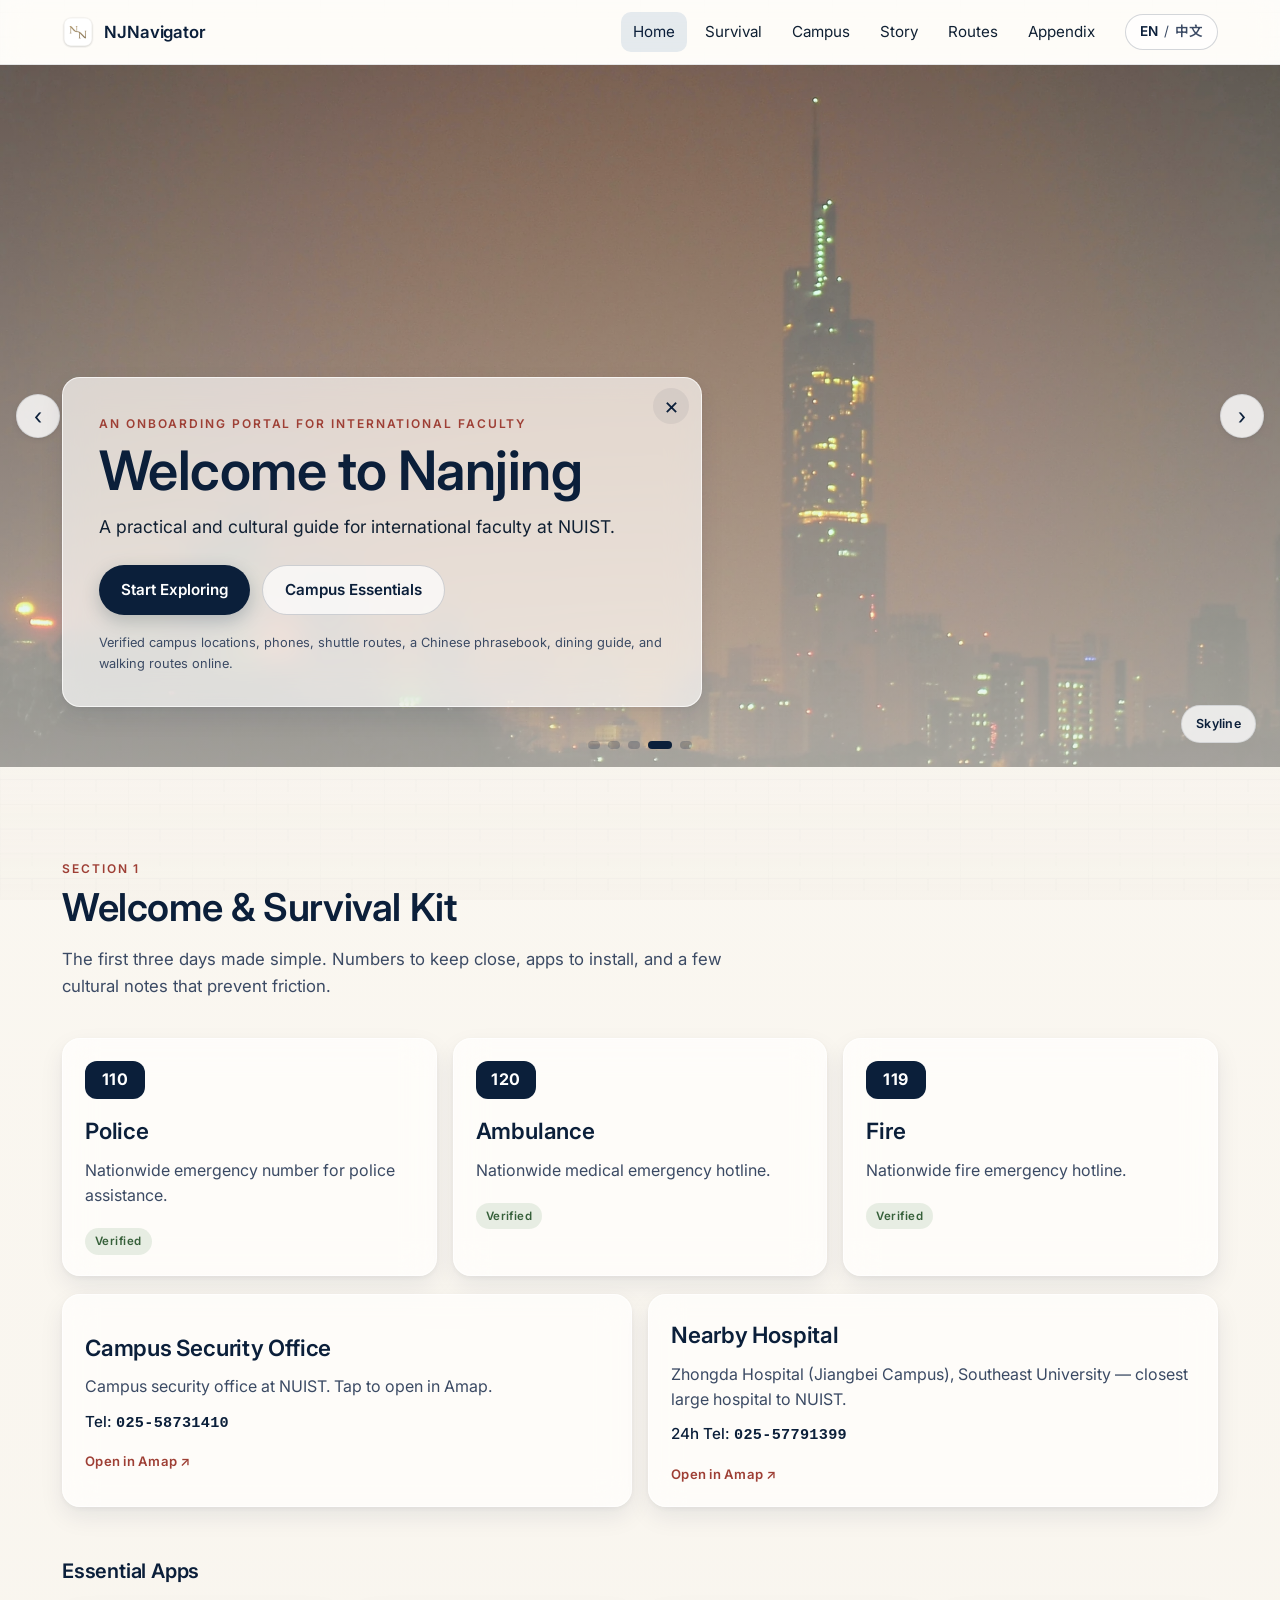
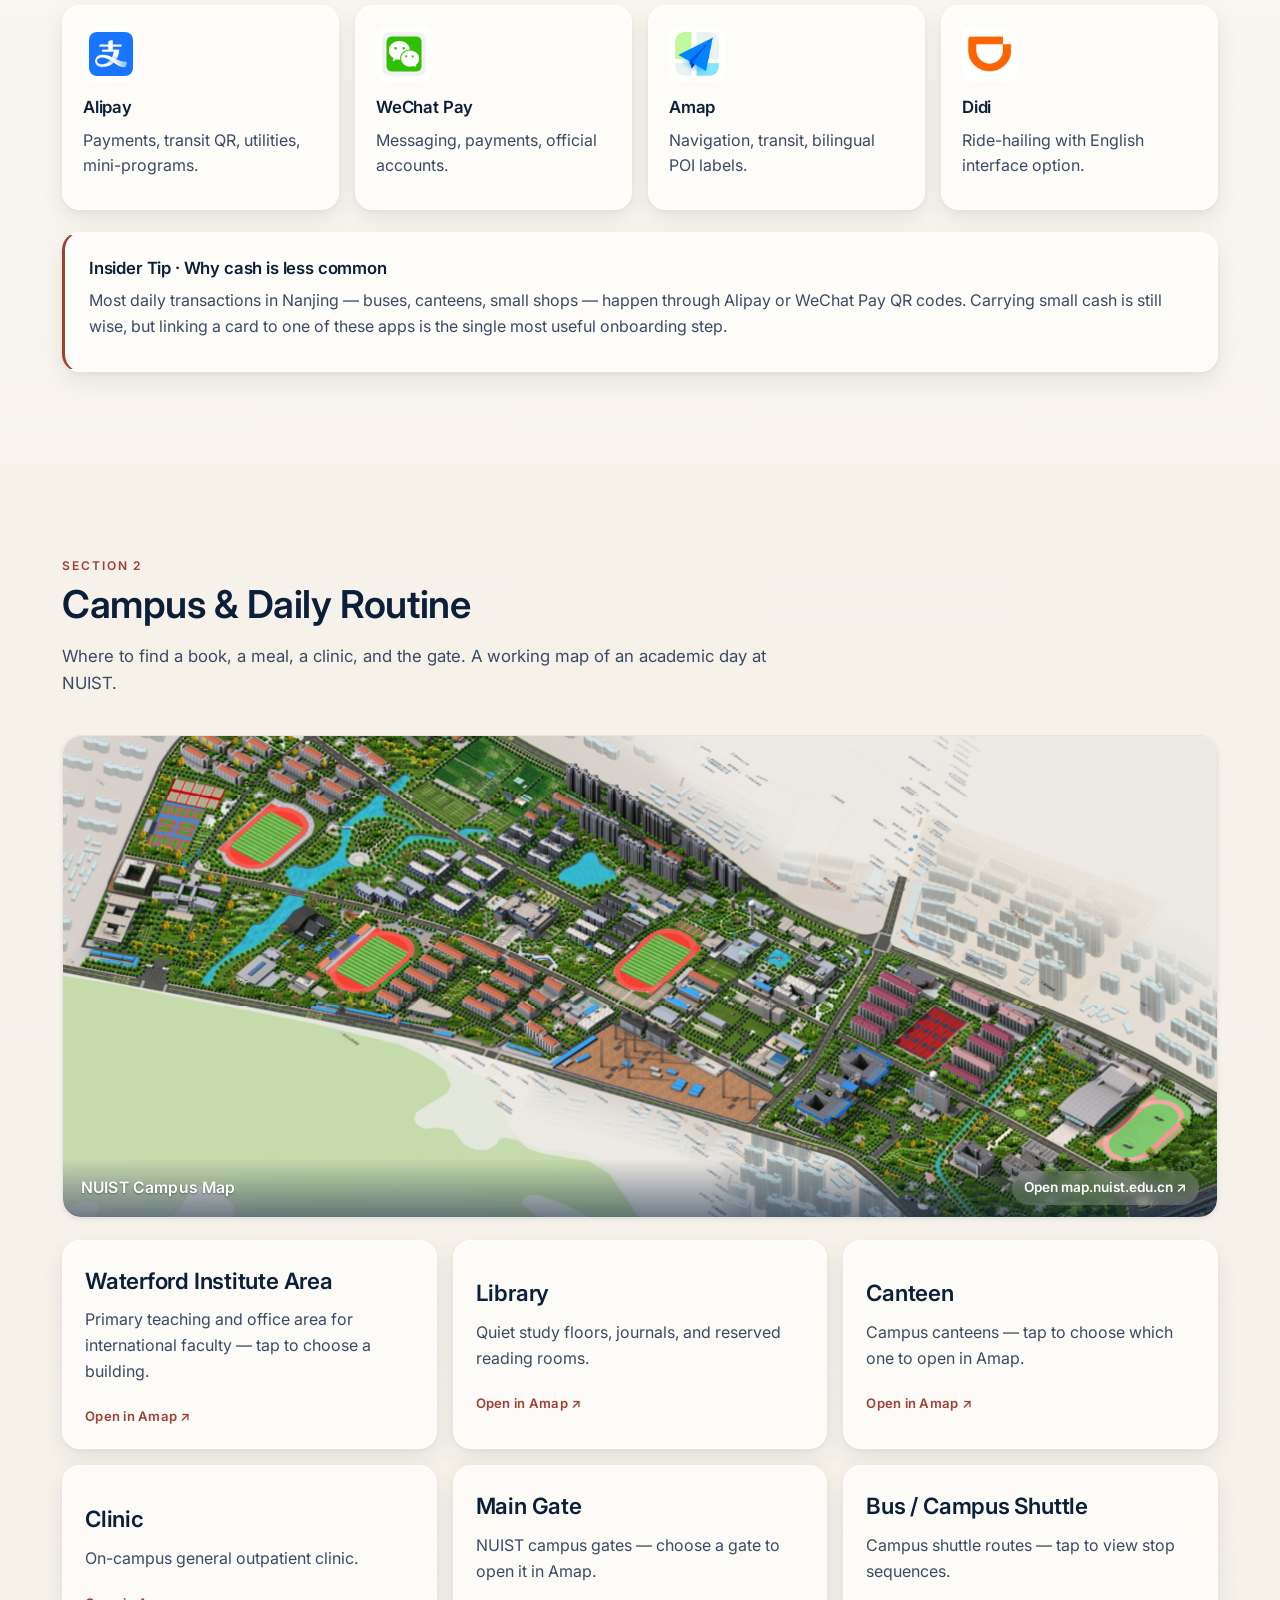
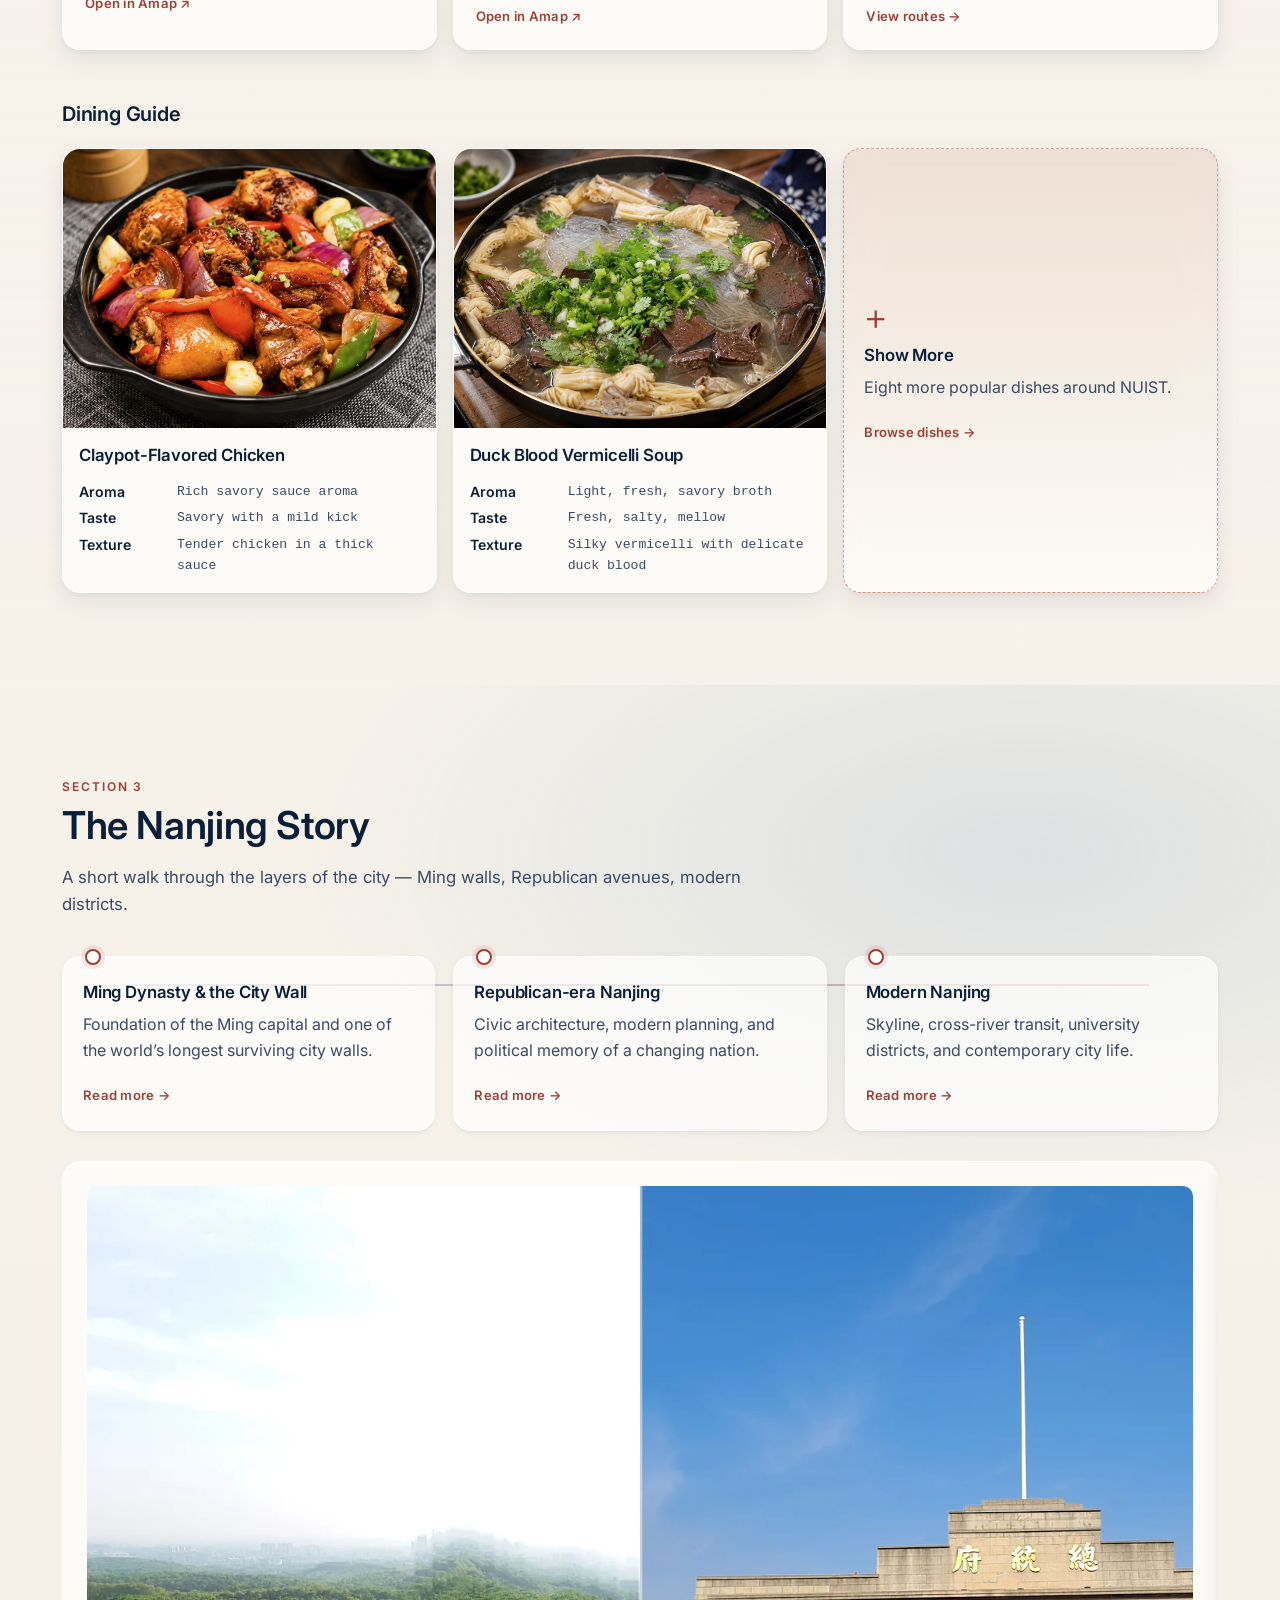
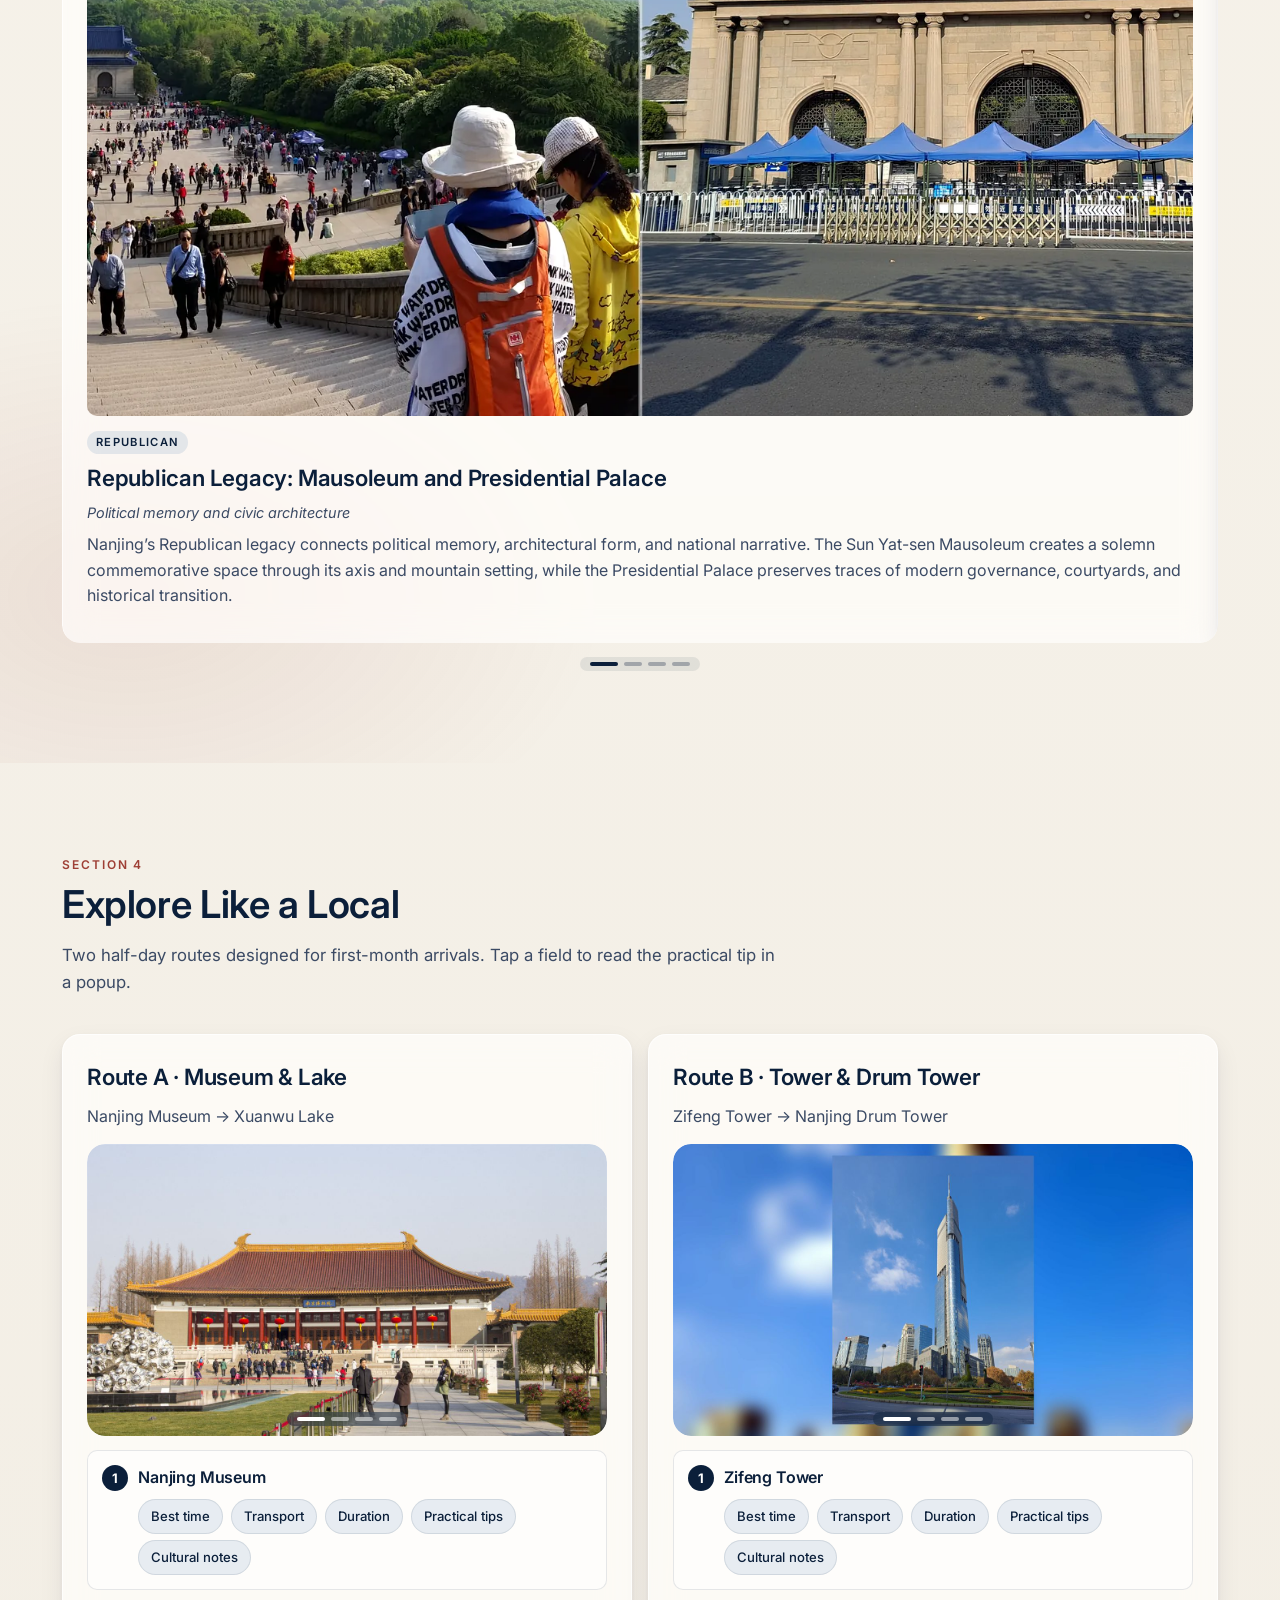
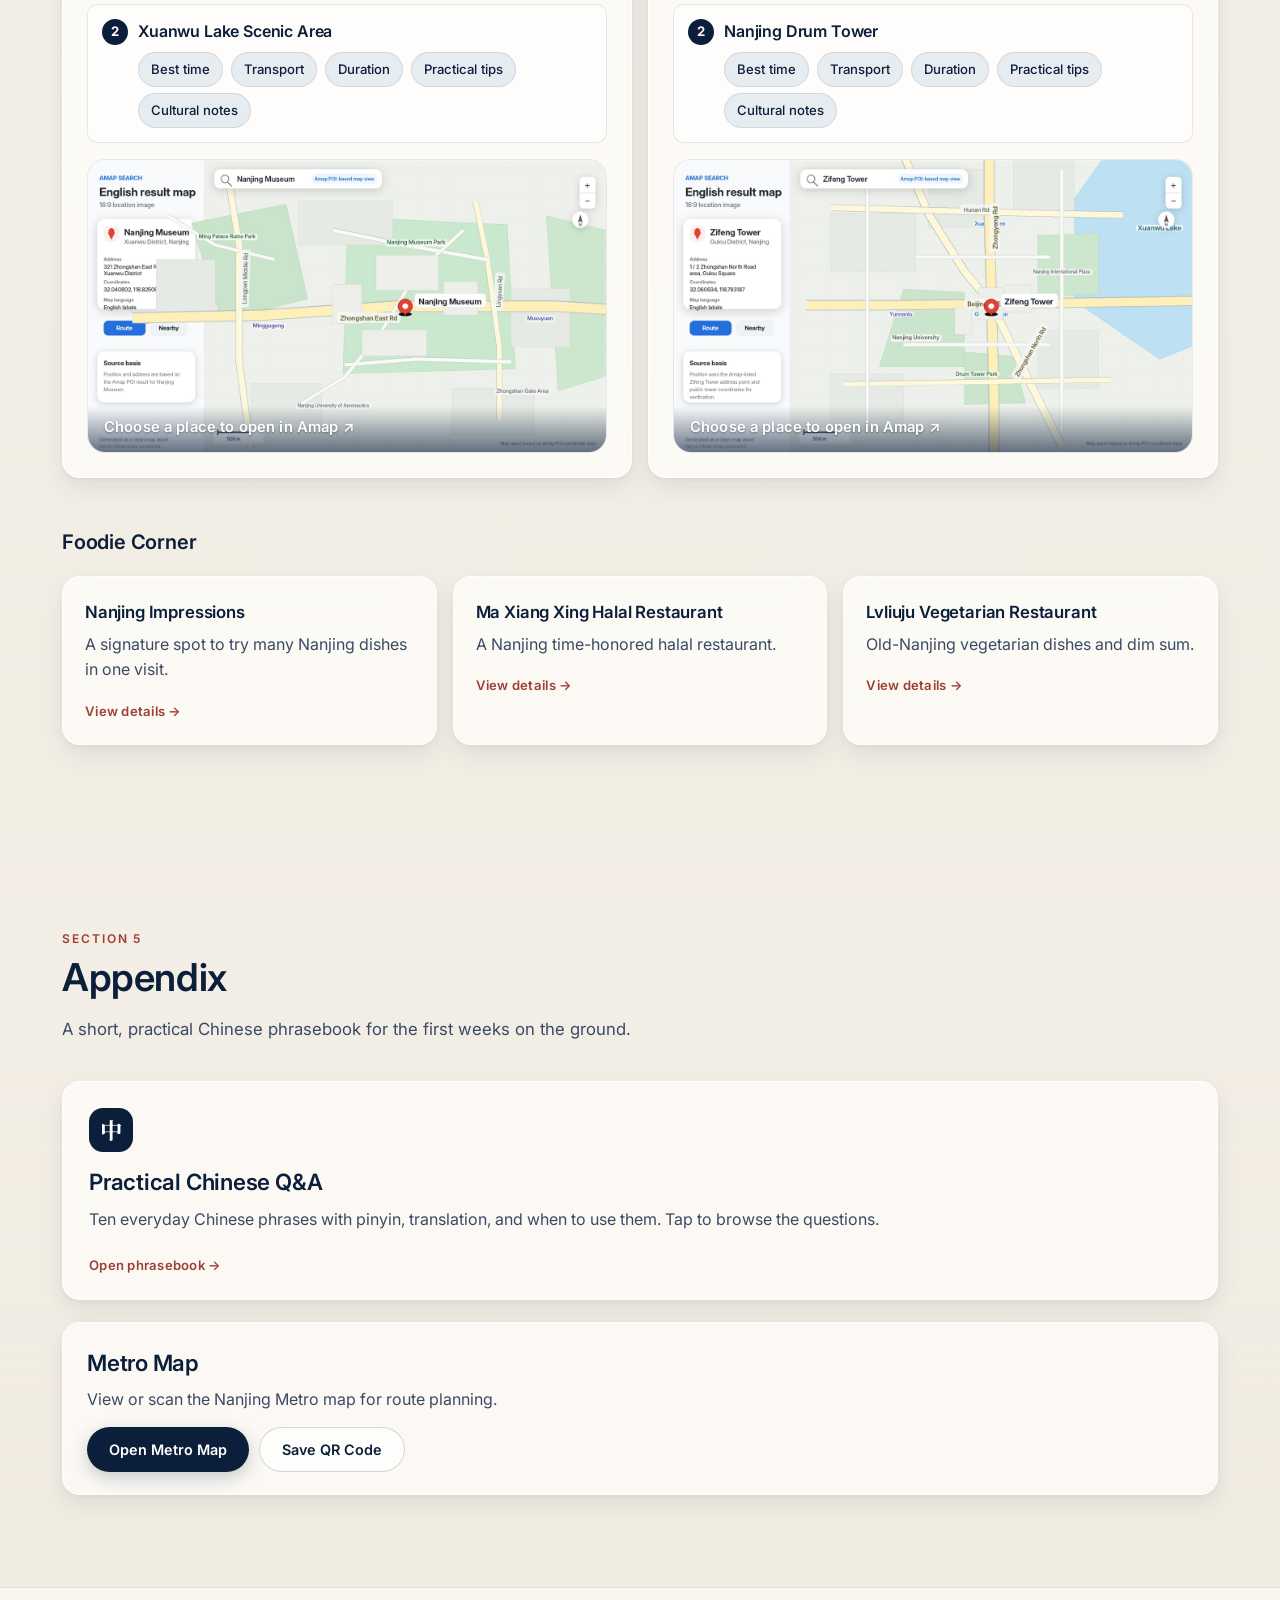
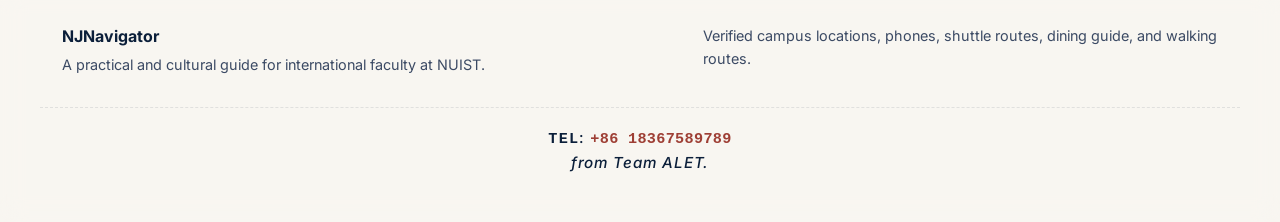
<file: index.html>
<!doctype html>
<html lang="en" data-lang="en">
<head>
  <meta charset="utf-8" />
  <meta name="viewport" content="width=device-width, initial-scale=1, viewport-fit=cover" />
  <meta name="description" content="NJNavigator — a practical and cultural guide for international faculty in Nanjing." />
  <title data-i18n="meta.title">NJNavigator — A Guide for International Faculty in Nanjing</title>

  <!-- NJNavigator icons + PWA -->
  <link rel="icon" href="assets/icons/favicon.ico" sizes="any">
  <link rel="icon" type="image/png" sizes="16x16" href="assets/icons/favicon-16x16.png">
  <link rel="icon" type="image/png" sizes="32x32" href="assets/icons/favicon-32x32.png">
  <link rel="icon" type="image/png" sizes="48x48" href="assets/icons/favicon-48x48.png">
  <link rel="apple-touch-icon" sizes="180x180" href="assets/icons/apple-touch-icon.png">
  <link rel="manifest" href="assets/icons/site.webmanifest">
  <meta name="theme-color" content="#ffffff">
  <meta name="application-name" content="NJNavigator">
  <meta name="apple-mobile-web-app-title" content="NJNavigator">
  <meta name="apple-mobile-web-app-capable" content="yes">
  <meta name="mobile-web-app-capable" content="yes">
  <meta name="apple-mobile-web-app-status-bar-style" content="default">
  <meta name="msapplication-config" content="assets/icons/browserconfig.xml">

  <link rel="preconnect" href="https://fonts.googleapis.com" />
  <link rel="preconnect" href="https://fonts.gstatic.com" crossorigin />
  <link href="https://fonts.googleapis.com/css2?family=Inter:wght@400;500;600;700&family=Noto+Serif+SC:wght@500;700&family=Noto+Sans+SC:wght@400;500;600&display=swap" rel="stylesheet" />
  <link rel="stylesheet" href="css/style.css" />
</head>
<body>

  <!-- ============================= -->
  <!-- Subtle Nanjing-inspired background texture (SVG, decorative) -->
  <!-- ============================= -->
  <div class="bg-texture" aria-hidden="true">
    <svg width="100%" height="100%" preserveAspectRatio="none" viewBox="0 0 1200 800" xmlns="http://www.w3.org/2000/svg">
      <defs>
        <pattern id="brick" width="60" height="22" patternUnits="userSpaceOnUse">
          <rect x="0" y="0" width="60" height="22" fill="none"/>
          <path d="M0 11 H60 M0 0 V22 M30 11 V22 M-30 0 V11" stroke="rgba(11,31,58,0.05)" stroke-width="0.7"/>
        </pattern>
        <linearGradient id="mist" x1="0" x2="0" y1="0" y2="1">
          <stop offset="0%" stop-color="rgba(255,255,255,0.0)"/>
          <stop offset="100%" stop-color="rgba(244,239,231,0.55)"/>
        </linearGradient>
      </defs>
      <rect width="1200" height="800" fill="url(#brick)"/>
      <path d="M0 520 C 200 480, 400 600, 600 540 S 1000 460, 1200 520" stroke="rgba(111,149,189,0.18)" stroke-width="1.2" fill="none"/>
      <path d="M0 580 C 240 540, 420 660, 640 600 S 1020 520, 1200 580" stroke="rgba(111,149,189,0.12)" stroke-width="1" fill="none"/>
      <rect width="1200" height="800" fill="url(#mist)"/>
    </svg>
  </div>

  <!-- ============================= -->
  <!-- Top Navigation -->
  <!-- ============================= -->
  <header class="site-header" id="siteHeader">
    <div class="container nav-wrap">
      <a href="#home" class="brand" aria-label="NJNavigator home">
        <span class="brand-mark" aria-hidden="true">
          <img src="assets/icons/icon-192x192.png" alt="" width="32" height="32" decoding="async" />
        </span>
        <span class="brand-text">NJNavigator</span>
      </a>

      <button class="nav-toggle" id="navToggle" aria-controls="primaryNav" aria-expanded="false" aria-label="Menu">
        <span></span><span></span><span></span>
      </button>

      <nav class="primary-nav" id="primaryNav" aria-label="Primary">
        <ul>
          <li><a href="#home" data-i18n="nav.home">Home</a></li>
          <li><a href="#survival" data-i18n="nav.survival">Survival</a></li>
          <li><a href="#campus" data-i18n="nav.campus">Campus</a></li>
          <li><a href="#story" data-i18n="nav.story">Story</a></li>
          <li><a href="#routes" data-i18n="nav.routes">Routes</a></li>
          <li><a href="#appendix" data-i18n="nav.appendix">Appendix</a></li>
        </ul>
        <button class="lang-toggle" id="langToggle" aria-label="Switch language">
          <span class="lang-en">EN</span>
          <span class="lang-sep">/</span>
          <span class="lang-zh">中文</span>
        </button>
      </nav>
    </div>
  </header>

  <main id="main">

    <!-- ============================= -->
    <!-- HERO -->
    <!-- ============================= -->
    <section class="hero" id="home" aria-label="Welcome">
      <div class="hero-carousel" id="heroCarousel" aria-roledescription="carousel">
        <ol class="hero-slides" id="heroSlides">
          <li class="hero-slide is-active" style="background-image:url('assets/images/hero/hero-nuist-main.webp');"><span class="hero-label" data-i18n="hero.label.nuist">NUIST</span></li>
          <li class="hero-slide" data-bg="assets/images/hero/hero-ming-wall.webp"><span class="hero-label" data-i18n="hero.label.mingWall">Ming Wall</span></li>
          <li class="hero-slide" data-bg="assets/images/hero/hero-xuanwu-lake.webp"><span class="hero-label" data-i18n="hero.label.xuanwuLake">XuanWu Lake</span></li>
          <li class="hero-slide" data-bg="assets/images/hero/hero-nanjing-skyline.webp"><span class="hero-label" data-i18n="hero.label.skyline">Skyline</span></li>
          <li class="hero-slide" data-bg="assets/images/hero/hero-zhonghua-gate.webp"><span class="hero-label" data-i18n="hero.label.zhonghuaGate">ZhongHua Gate</span></li>
        </ol>

        <button class="carousel-arrow prev" id="heroPrev" aria-label="Previous slide">‹</button>
        <button class="carousel-arrow next" id="heroNext" aria-label="Next slide">›</button>
        <ol class="carousel-dots" id="heroDots" role="tablist" aria-label="Carousel pagination"></ol>
      </div>

      <div class="container hero-overlay">
        <div class="glass hero-card" id="heroCard">
          <button type="button" class="hero-card-close" id="heroCardClose"
                  data-i18n-aria="hero.hideAria"
                  aria-label="Hide welcome card">×</button>
          <p class="eyebrow" data-i18n="hero.eyebrow">An onboarding portal for international faculty</p>
          <h1 class="hero-title" data-i18n="hero.title">Welcome to Nanjing</h1>
          <p class="hero-sub" data-i18n="hero.sub">A practical and cultural guide for international faculty at NUIST.</p>
          <div class="hero-cta">
            <a class="btn btn-primary" href="#survival" data-i18n="hero.cta1">Start Exploring</a>
            <a class="btn btn-ghost" href="#campus" data-i18n="hero.cta2">Campus Essentials</a>
          </div>
          <p class="hero-note" data-i18n="hero.note">Verified campus locations, phones, shuttle routes, a Chinese phrasebook, dining guide, and walking routes online.</p>
        </div>
      </div>
    </section>

    <!-- v2.4: First-visit Welcome intro overlay (shows once, opt-out via close). -->
    <div class="welcome-overlay" id="welcomeOverlay" aria-hidden="true">
      <div class="welcome-overlay-card glass" role="dialog" aria-modal="false"
           aria-labelledby="welcomeOverlayTitle">
        <p class="eyebrow" data-i18n="hero.eyebrow">An onboarding portal for international faculty</p>
        <h1 id="welcomeOverlayTitle" class="welcome-overlay-title" data-i18n="hero.title">Welcome to Nanjing</h1>
        <p class="welcome-overlay-sub" data-i18n="hero.sub">A practical and cultural guide for international faculty at NUIST.</p>
      </div>
    </div>

    <!-- ============================= -->
    <!-- SURVIVAL KIT -->
    <!-- ============================= -->
    <section class="section" id="survival">
      <div class="container">
        <header class="section-head reveal">
          <p class="eyebrow" data-i18n="survival.eyebrow">Section 1</p>
          <h2 data-i18n="survival.title">Welcome &amp; Survival Kit</h2>
          <p class="lede" data-i18n="survival.lede">The first three days made simple. Numbers to keep close, apps to install, and a few cultural notes that prevent friction.</p>
        </header>

        <div class="grid grid-3 reveal">
          <article class="glass card">
            <div class="card-icon" aria-hidden="true">110</div>
            <h3 data-i18n="survival.cards.police.title">Police</h3>
            <p data-i18n="survival.cards.police.body">Nationwide emergency number for police assistance.</p>
            <span class="tag tag-ok" data-i18n="tag.verified">Verified</span>
          </article>
          <article class="glass card">
            <div class="card-icon" aria-hidden="true">120</div>
            <h3 data-i18n="survival.cards.amb.title">Ambulance</h3>
            <p data-i18n="survival.cards.amb.body">Nationwide medical emergency hotline.</p>
            <span class="tag tag-ok" data-i18n="tag.verified">Verified</span>
          </article>
          <article class="glass card">
            <div class="card-icon" aria-hidden="true">119</div>
            <h3 data-i18n="survival.cards.fire.title">Fire</h3>
            <p data-i18n="survival.cards.fire.body">Nationwide fire emergency hotline.</p>
            <span class="tag tag-ok" data-i18n="tag.verified">Verified</span>
          </article>
        </div>

        <div class="grid grid-2 reveal" style="margin-top:18px">
          <button type="button" class="glass card clickable" data-action="amap" data-amap-query="南京信息工程大学-保卫处">
            <h3 data-i18n="survival.cards.security.title">Campus Security Office</h3>
            <p data-i18n="survival.cards.security.body">Campus security office at NUIST. Tap to open in Amap.</p>
            <p class="phone-line"><span data-i18n="survival.cards.security.telLabel">Tel</span>: <span class="phone-num">025-58731410</span></p>
            <span class="card-go" data-i18n="action.openAmap">Open in Amap ↗</span>
          </button>
          <button type="button" class="glass card clickable" data-action="amap" data-amap-query="东南大学附属中大医院江北院区">
            <h3 data-i18n="survival.cards.hospital.title">Nearby Hospital</h3>
            <p data-i18n="survival.cards.hospital.body">Zhongda Hospital (Jiangbei Campus), Southeast University — closest large hospital to NUIST.</p>
            <p class="phone-line"><span data-i18n="survival.cards.hospital.telLabel">24h Tel</span>: <span class="phone-num">025-57791399</span></p>
            <span class="card-go" data-i18n="action.openAmap">Open in Amap ↗</span>
          </button>
        </div>

        <h3 class="subhead reveal" data-i18n="survival.appsTitle">Essential Apps</h3>
        <!-- v1: PNG icons from assets/icons/app_icon. Drop the four files in to replace the letter placeholders. -->
        <div class="grid grid-4 reveal">
          <article class="glass app-card">
            <div class="app-icon app-icon-img">
              <img src="assets/icons/app_icon/alipay.png" alt="Alipay app icon" loading="lazy"
                   onerror="this.replaceWith(Object.assign(document.createElement('span'),{className:'app-icon-fallback',textContent:'支'}))" />
            </div>
            <h4>Alipay</h4>
            <p data-i18n="survival.apps.alipay">Payments, transit QR, utilities, mini-programs.</p>
          </article>
          <article class="glass app-card">
            <div class="app-icon app-icon-img">
              <img src="assets/icons/app_icon/wechat.png" alt="WeChat Pay app icon" loading="lazy"
                   onerror="this.replaceWith(Object.assign(document.createElement('span'),{className:'app-icon-fallback',textContent:'微'}))" />
            </div>
            <h4>WeChat Pay</h4>
            <p data-i18n="survival.apps.wechat">Messaging, payments, official accounts.</p>
          </article>
          <article class="glass app-card">
            <div class="app-icon app-icon-img">
              <img src="assets/icons/app_icon/amap.png" alt="Amap app icon" loading="lazy"
                   onerror="this.replaceWith(Object.assign(document.createElement('span'),{className:'app-icon-fallback',textContent:'地'}))" />
            </div>
            <h4>Amap</h4>
            <p data-i18n="survival.apps.amap">Navigation, transit, bilingual POI labels.</p>
          </article>
          <article class="glass app-card">
            <div class="app-icon app-icon-img">
              <img src="assets/icons/app_icon/didi.png" alt="Didi app icon" loading="lazy"
                   onerror="this.replaceWith(Object.assign(document.createElement('span'),{className:'app-icon-fallback',textContent:'滴'}))" />
            </div>
            <h4>Didi</h4>
            <p data-i18n="survival.apps.didi">Ride-hailing with English interface option.</p>
          </article>
        </div>

        <div class="glass tip reveal" style="margin-top:22px">
          <h4 data-i18n="survival.tip.title">Insider Tip · Why cash is less common</h4>
          <p data-i18n="survival.tip.body">Most daily transactions in Nanjing — buses, canteens, small shops — happen through Alipay or WeChat Pay QR codes. Carrying small cash is still wise, but linking a card to one of these apps is the single most useful onboarding step.</p>
        </div>
      </div>
    </section>

    <!-- ============================= -->
    <!-- CAMPUS LIFE -->
    <!-- ============================= -->
    <section class="section section-tinted" id="campus">
      <div class="container">
        <header class="section-head reveal">
          <p class="eyebrow" data-i18n="campus.eyebrow">Section 2</p>
          <h2 data-i18n="campus.title">Campus &amp; Daily Routine</h2>
          <p class="lede" data-i18n="campus.lede">Where to find a book, a meal, a clinic, and the gate. A working map of an academic day at NUIST.</p>
        </header>

        <!-- v2.2: NUIST campus map image — clickable, opens official map portal. -->
        <a class="map-embed map-image-card reveal map-link"
           href="https://map.nuist.edu.cn"
           target="_blank" rel="noopener noreferrer"
           aria-label="Open NUIST campus map in a new tab">
          <figure class="map-image-figure">
            <img src="assets/maps/nuist-map.png"
                 alt="NUIST campus map"
                 loading="lazy" decoding="async" />
            <figcaption class="map-image-caption">
              <span class="map-image-title" data-i18n="map.nuist.title">NUIST Campus Map</span>
              <span class="map-image-cta" data-i18n="map.openNuist">Open map.nuist.edu.cn ↗</span>
            </figcaption>
          </figure>
        </a>

        <!-- v2.1: direct cards open Amap; option cards open a chooser popup. -->
        <div class="grid grid-3 reveal" style="margin-top:22px">
          <button type="button" class="glass card campus-point clickable"
                  data-modal-trigger="options" data-options-id="waterford">
            <h3 data-i18n="campus.points.waterford.title">Waterford Institute Area</h3>
            <p data-i18n="campus.points.waterford.body">Primary teaching and office area for international faculty — tap to choose a building.</p>
            <span class="card-go" data-i18n="action.openAmap">Open in Amap ↗</span>
          </button>
          <button type="button" class="glass card campus-point clickable"
                  data-action="amap" data-amap-query="南京信息工程大学图书馆">
            <h3 data-i18n="campus.points.library.title">Library</h3>
            <p data-i18n="campus.points.library.body">Quiet study floors, journals, and reserved reading rooms.</p>
            <span class="card-go" data-i18n="action.openAmap">Open in Amap ↗</span>
          </button>
          <button type="button" class="glass card campus-point clickable"
                  data-modal-trigger="options" data-options-id="canteen">
            <h3 data-i18n="campus.points.canteen.title">Canteen</h3>
            <p data-i18n="campus.points.canteen.body">Campus canteens — tap to choose which one to open in Amap.</p>
            <span class="card-go" data-i18n="action.openAmap">Open in Amap ↗</span>
          </button>
          <button type="button" class="glass card campus-point clickable"
                  data-action="amap" data-amap-query="南京信息工程大学综合门诊部">
            <h3 data-i18n="campus.points.clinic.title">Clinic</h3>
            <p data-i18n="campus.points.clinic.body">On-campus general outpatient clinic.</p>
            <span class="card-go" data-i18n="action.openAmap">Open in Amap ↗</span>
          </button>
          <button type="button" class="glass card campus-point clickable"
                  data-modal-trigger="options" data-options-id="gate">
            <h3 data-i18n="campus.points.gate.title">Main Gate</h3>
            <p data-i18n="campus.points.gate.body">NUIST campus gates — choose a gate to open it in Amap.</p>
            <span class="card-go" data-i18n="action.openAmap">Open in Amap ↗</span>
          </button>
          <button type="button" class="glass card campus-point clickable card-bus"
                  data-modal-trigger="bus">
            <h3 data-i18n="campus.points.bus.title">Bus</h3>
            <p data-i18n="campus.points.bus.body">Campus shuttle routes — tap to view stop sequences.</p>
            <span class="card-go" data-i18n="action.openBus">View routes →</span>
          </button>
        </div>

        <h3 class="subhead reveal" data-i18n="campus.diningTitle">Dining Guide</h3>
        <!-- v2.4: two real cards (Claypot-style Chicken, Duck Blood Vermicelli) +
             one Show More card that opens a modal listing the remaining 8 dishes. -->
        <div class="grid grid-3 reveal dining-grid">
          <article class="glass food-card dish-card">
            <div class="dish-img-wrap">
              <img src="assets/food/claypot-chicken.jpg" alt="Claypot-style chicken plate"
                   loading="lazy" decoding="async" />
            </div>
            <h4 data-i18n="campus.food.claypotChicken.name">Claypot-Flavored Chicken</h4>
            <dl class="sensory">
              <dt data-i18n="campus.food.smell">Aroma</dt>
              <dd data-i18n="campus.food.claypotChicken.aroma">Rich savory sauce aroma</dd>
              <dt data-i18n="campus.food.taste">Taste</dt>
              <dd data-i18n="campus.food.claypotChicken.taste">Savory with a mild kick</dd>
              <dt data-i18n="campus.food.texture">Texture</dt>
              <dd data-i18n="campus.food.claypotChicken.texture">Tender chicken in a thick sauce</dd>
            </dl>
          </article>
          <article class="glass food-card dish-card">
            <div class="dish-img-wrap">
              <img src="assets/food/duck-blood-vermicelli.jpg" alt="Duck blood vermicelli soup bowl"
                   loading="lazy" decoding="async" />
            </div>
            <h4 data-i18n="campus.food.duckBloodVermicelli.name">Duck Blood Vermicelli Soup</h4>
            <dl class="sensory">
              <dt data-i18n="campus.food.smell">Aroma</dt>
              <dd data-i18n="campus.food.duckBloodVermicelli.aroma">Light, fresh, savory broth</dd>
              <dt data-i18n="campus.food.taste">Taste</dt>
              <dd data-i18n="campus.food.duckBloodVermicelli.taste">Fresh, salty, mellow</dd>
              <dt data-i18n="campus.food.texture">Texture</dt>
              <dd data-i18n="campus.food.duckBloodVermicelli.texture">Silky vermicelli with delicate duck blood</dd>
            </dl>
          </article>
          <button type="button" class="glass food-card showmore-card"
                  data-modal-trigger="dining-more"
                  aria-label="Show more dishes">
            <span class="showmore-mark" aria-hidden="true">+</span>
            <h4 data-i18n="campus.food.more.title">Show More</h4>
            <p data-i18n="campus.food.more.body">Eight more popular dishes around NUIST.</p>
            <span class="card-go" data-i18n="action.openFood">Browse dishes →</span>
          </button>
        </div>
      </div>
    </section>

    <!-- ============================= -->
    <!-- NANJING STORY -->
    <!-- ============================= -->
    <section class="section section-story" id="story">
      <div class="container">
        <header class="section-head reveal">
          <p class="eyebrow" data-i18n="story.eyebrow">Section 3</p>
          <h2 data-i18n="story.title">The Nanjing Story</h2>
          <p class="lede" data-i18n="story.lede">A short walk through the layers of the city — Ming walls, Republican avenues, modern districts.</p>
        </header>

        <!-- v2.5: timeline cards open a unified Modal — TIME-02 / TIME-03 also
             carry an image gallery; TIME-01 stays text-only. -->
        <ol class="timeline reveal" aria-label="Nanjing timeline">
          <li>
            <button type="button" class="timeline-item clickable"
                    data-modal-trigger="timeline" data-timeline-id="time-01">
              <h4 data-i18n="story.t1.title">Ming Dynasty &amp; the City Wall</h4>
              <p data-i18n="story.t1.body">Foundation of the Ming capital and construction of one of the world’s longest surviving city walls.</p>
              <span class="card-go" data-i18n="action.readMore">Read more →</span>
            </button>
          </li>
          <li>
            <button type="button" class="timeline-item clickable"
                    data-modal-trigger="timeline" data-timeline-id="time-02">
              <h4 data-i18n="story.t2.title">Republican-era Nanjing</h4>
              <p data-i18n="story.t2.body">Civic architecture, modern planning, and political memory of a changing nation.</p>
              <span class="card-go" data-i18n="action.readMore">Read more →</span>
            </button>
          </li>
          <li>
            <button type="button" class="timeline-item clickable"
                    data-modal-trigger="timeline" data-timeline-id="time-03">
              <h4 data-i18n="story.t3.title">Modern Nanjing</h4>
              <p data-i18n="story.t3.body">Skyline, cross-river transit, university districts, and contemporary city life.</p>
              <span class="card-go" data-i18n="action.readMore">Read more →</span>
            </button>
          </li>
        </ol>

        <!-- v2.6: Deep Dive — 4 single-card groups, swipe + dots, no arrows. -->
        <div class="deck reveal deck-single" id="storyDeck" aria-label="Deep dive card deck">
          <div class="deck-viewport">
            <div class="deck-track" id="deckTrack">
              <div class="deck-group">
                <article class="glass deepdive">
                  <div class="deepdive-img-wrap">
                    <img src="assets/section3/deep-dive/DEEP-DIVE-01.webp"
                         data-i18n-alt="story.d1.alt"
                         alt="Sun Yat-sen Mausoleum and Presidential Palace"
                         loading="lazy" decoding="async" />
                  </div>
                  <span class="deepdive-cat" data-i18n="story.cat.republic">Republican</span>
                  <h3 data-i18n="story.d1.title">Republican Legacy: Mausoleum and Presidential Palace</h3>
                  <p class="deepdive-sub" data-i18n="story.d1.sub">Political memory and civic architecture</p>
                  <p data-i18n="story.d1.body">Nanjing’s Republican legacy connects political memory, architectural form, and national narrative.</p>
                </article>
              </div>
              <div class="deck-group">
                <article class="glass deepdive">
                  <div class="deepdive-img-wrap">
                    <img src="assets/section3/deep-dive/DEEP-DIVE-02.webp"
                         data-i18n-alt="story.d2.alt"
                         alt="Qinhuai River and Yangtze waterfront"
                         loading="lazy" decoding="async" />
                  </div>
                  <span class="deepdive-cat" data-i18n="story.cat.water">Water &amp; Culture</span>
                  <h3 data-i18n="story.d2.title">Rivers and Culture: Qinhuai and Yangtze</h3>
                  <p class="deepdive-sub" data-i18n="story.d2.sub">Poetry, lantern-lit nights, and openness</p>
                  <p data-i18n="story.d2.body">Water has shaped the character of Nanjing — from the Qinhuai’s nightlife to the Yangtze’s openness.</p>
                </article>
              </div>
              <div class="deck-group">
                <article class="glass deepdive">
                  <div class="deepdive-img-wrap">
                    <img src="assets/section3/deep-dive/DEEP-DIVE-03.webp"
                         data-i18n-alt="story.d3.alt"
                         alt="Jiangnan Examination Hall"
                         loading="lazy" decoding="async" />
                  </div>
                  <span class="deepdive-cat" data-i18n="story.cat.education">Education</span>
                  <h3 data-i18n="story.d3.title">Imperial Examination and Jiangnan Examination Hall</h3>
                  <p class="deepdive-sub" data-i18n="story.d3.sub">Generations of scholars in the Jiangnan tradition</p>
                  <p data-i18n="story.d3.body">The Jiangnan Examination Hall witnessed China’s institutional tradition of selecting talent.</p>
                </article>
              </div>
              <div class="deck-group">
                <article class="glass deepdive">
                  <div class="deepdive-img-wrap">
                    <img src="assets/section3/deep-dive/DEEP-DIVE-04.webp"
                         data-i18n-alt="story.d4.alt"
                         alt="Daily street life in Nanjing"
                         loading="lazy" decoding="async" />
                  </div>
                  <span class="deepdive-cat" data-i18n="story.cat.everyday">Everyday</span>
                  <h3 data-i18n="story.d4.title">Everyday Heritage</h3>
                  <p class="deepdive-sub" data-i18n="story.d4.sub">Lanes, food, markets, and small encounters</p>
                  <p data-i18n="story.d4.body">Nanjing’s heritage lives in lanes, food, markets, campuses, transport, and everyday encounters.</p>
                </article>
              </div>
            </div>
          </div>
          <ol class="deck-dots" id="deckDots" aria-label="Card deck pagination"></ol>
        </div>
      </div>
    </section>

    <!-- ============================= -->
    <!-- LOCAL ROUTES -->
    <!-- ============================= -->
    <section class="section" id="routes">
      <div class="container">
        <header class="section-head reveal">
          <p class="eyebrow" data-i18n="routes.eyebrow">Section 4</p>
          <h2 data-i18n="routes.title">Explore Like a Local</h2>
          <p class="lede" data-i18n="routes.lede">Two half-day routes designed for first-month arrivals. Practical timing, transport, and one cultural prompt per stop.</p>
        </header>

        <div class="grid grid-2 reveal">
          <article class="glass route-card">
            <header>
              <h3 data-i18n="routes.a.title">Route A · Museum &amp; Lake</h3>
              <p data-i18n="routes.a.sub">Nanjing Museum → Xuanwu Lake</p>
            </header>

            <!-- v2.6: gallery with swipe + dots, no arrows. -->
            <div class="route-gallery" data-gallery="route-a" aria-label="Route A images">
              <ol class="route-slides">
                <li class="route-slide is-active"><img src="assets/section4/routes/route-a/nanjing-museum-01.jpg" data-i18n-alt="routes.a.imgCap.museum1" alt="Nanjing Museum entrance" loading="lazy" decoding="async" /></li>
                <li class="route-slide"><img data-src="assets/section4/routes/route-a/nanjing-museum-02.jpg" data-i18n-alt="routes.a.imgCap.museum2" alt="Nanjing Museum gallery" loading="lazy" decoding="async" /></li>
                <li class="route-slide"><img data-src="assets/section4/routes/route-a/xuanwu-lake-01.jpg" data-i18n-alt="routes.a.imgCap.xuanwu1" alt="Xuanwu Lake view" loading="lazy" decoding="async" /></li>
                <li class="route-slide"><img data-src="assets/section4/routes/route-a/xuanwu-lake-02.jpg" data-i18n-alt="routes.a.imgCap.xuanwu2" alt="Xuanwu Lake skyline" loading="lazy" decoding="async" /></li>
              </ol>
              <ol class="gallery-dots" aria-label="Route A pagination"></ol>
            </div>

            <div class="route-places">
              <div class="route-place">
                <h5 data-i18n="places.nanjingMuseum.name">Nanjing Museum</h5>
                <div class="place-fields">
                  <button type="button" class="place-field-btn" data-modal-trigger="place-info" data-place-id="nanjing-museum" data-field-id="bestTime"      data-i18n="routes.meta.time">Best time</button>
                  <button type="button" class="place-field-btn" data-modal-trigger="place-info" data-place-id="nanjing-museum" data-field-id="transport"     data-i18n="routes.meta.transit">Transport</button>
                  <button type="button" class="place-field-btn" data-modal-trigger="place-info" data-place-id="nanjing-museum" data-field-id="duration"      data-i18n="routes.meta.duration">Duration</button>
                  <button type="button" class="place-field-btn" data-modal-trigger="place-info" data-place-id="nanjing-museum" data-field-id="practicalTips" data-i18n="routes.meta.practical">Practical tips</button>
                  <button type="button" class="place-field-btn" data-modal-trigger="place-info" data-place-id="nanjing-museum" data-field-id="culturalNotes" data-i18n="routes.meta.cultural">Cultural notes</button>
                </div>
              </div>
              <div class="route-place">
                <h5 data-i18n="places.xuanwuLake.name">Xuanwu Lake Scenic Area</h5>
                <div class="place-fields">
                  <button type="button" class="place-field-btn" data-modal-trigger="place-info" data-place-id="xuanwu-lake" data-field-id="bestTime"      data-i18n="routes.meta.time">Best time</button>
                  <button type="button" class="place-field-btn" data-modal-trigger="place-info" data-place-id="xuanwu-lake" data-field-id="transport"     data-i18n="routes.meta.transit">Transport</button>
                  <button type="button" class="place-field-btn" data-modal-trigger="place-info" data-place-id="xuanwu-lake" data-field-id="duration"      data-i18n="routes.meta.duration">Duration</button>
                  <button type="button" class="place-field-btn" data-modal-trigger="place-info" data-place-id="xuanwu-lake" data-field-id="practicalTips" data-i18n="routes.meta.practical">Practical tips</button>
                  <button type="button" class="place-field-btn" data-modal-trigger="place-info" data-place-id="xuanwu-lake" data-field-id="culturalNotes" data-i18n="routes.meta.cultural">Cultural notes</button>
                </div>
              </div>
            </div>

            <button type="button" class="map-route-btn"
                    data-modal-trigger="place-select" data-route-id="route-a"
                    data-i18n-aria="routes.mapAria.routeA"
                    aria-label="Open Route A map and choose a place">
              <img src="assets/section4/routes/maps/route-a-map.jpg" alt="Route A map" loading="lazy" decoding="async" />
              <span class="map-route-cta" data-i18n="routes.mapPickPlace">Choose a place to open in Amap ↗</span>
            </button>
          </article>

          <article class="glass route-card">
            <header>
              <h3 data-i18n="routes.b.title">Route B · Tower &amp; Drum Tower</h3>
              <p data-i18n="routes.b.sub">Zifeng Tower → Nanjing Drum Tower</p>
            </header>

            <div class="route-gallery" data-gallery="route-b" aria-label="Route B images">
              <ol class="route-slides">
                <li class="route-slide is-active"><img src="assets/section4/routes/route-b/zifeng-tower-01.jpg" data-i18n-alt="routes.b.imgCap.zifeng1" alt="Zifeng Tower exterior" loading="lazy" decoding="async" /></li>
                <li class="route-slide"><img data-src="assets/section4/routes/route-b/zifeng-tower-02.jpg" data-i18n-alt="routes.b.imgCap.zifeng2" alt="Zifeng Tower at night" loading="lazy" decoding="async" /></li>
                <li class="route-slide"><img data-src="assets/section4/routes/route-b/drum-tower-01.jpg" data-i18n-alt="routes.b.imgCap.drum1" alt="Nanjing Drum Tower" loading="lazy" decoding="async" /></li>
                <li class="route-slide"><img data-src="assets/section4/routes/route-b/drum-tower-02.jpg" data-i18n-alt="routes.b.imgCap.drum2" alt="Drum Tower detail" loading="lazy" decoding="async" /></li>
              </ol>
              <ol class="gallery-dots" aria-label="Route B pagination"></ol>
            </div>

            <div class="route-places">
              <div class="route-place">
                <h5 data-i18n="places.zifengTower.name">Zifeng Tower</h5>
                <div class="place-fields">
                  <button type="button" class="place-field-btn" data-modal-trigger="place-info" data-place-id="zifeng-tower" data-field-id="bestTime"      data-i18n="routes.meta.time">Best time</button>
                  <button type="button" class="place-field-btn" data-modal-trigger="place-info" data-place-id="zifeng-tower" data-field-id="transport"     data-i18n="routes.meta.transit">Transport</button>
                  <button type="button" class="place-field-btn" data-modal-trigger="place-info" data-place-id="zifeng-tower" data-field-id="duration"      data-i18n="routes.meta.duration">Duration</button>
                  <button type="button" class="place-field-btn" data-modal-trigger="place-info" data-place-id="zifeng-tower" data-field-id="practicalTips" data-i18n="routes.meta.practical">Practical tips</button>
                  <button type="button" class="place-field-btn" data-modal-trigger="place-info" data-place-id="zifeng-tower" data-field-id="culturalNotes" data-i18n="routes.meta.cultural">Cultural notes</button>
                </div>
              </div>
              <div class="route-place">
                <h5 data-i18n="places.drumTower.name">Nanjing Drum Tower</h5>
                <div class="place-fields">
                  <button type="button" class="place-field-btn" data-modal-trigger="place-info" data-place-id="drum-tower" data-field-id="bestTime"      data-i18n="routes.meta.time">Best time</button>
                  <button type="button" class="place-field-btn" data-modal-trigger="place-info" data-place-id="drum-tower" data-field-id="transport"     data-i18n="routes.meta.transit">Transport</button>
                  <button type="button" class="place-field-btn" data-modal-trigger="place-info" data-place-id="drum-tower" data-field-id="duration"      data-i18n="routes.meta.duration">Duration</button>
                  <button type="button" class="place-field-btn" data-modal-trigger="place-info" data-place-id="drum-tower" data-field-id="practicalTips" data-i18n="routes.meta.practical">Practical tips</button>
                  <button type="button" class="place-field-btn" data-modal-trigger="place-info" data-place-id="drum-tower" data-field-id="culturalNotes" data-i18n="routes.meta.cultural">Cultural notes</button>
                </div>
              </div>
            </div>

            <button type="button" class="map-route-btn"
                    data-modal-trigger="place-select" data-route-id="route-b"
                    data-i18n-aria="routes.mapAria.routeB"
                    aria-label="Open Route B map and choose a place">
              <img src="assets/section4/routes/maps/route-b-map.jpg" alt="Route B map" loading="lazy" decoding="async" />
              <span class="map-route-cta" data-i18n="routes.mapPickPlace">Choose a place to open in Amap ↗</span>
            </button>
          </article>
        </div>

        <h3 class="subhead reveal" data-i18n="routes.foodieTitle">Foodie Corner</h3>
        <div class="grid grid-3 reveal">
          <button type="button" class="glass food-card foodie-card clickable" data-modal-trigger="foodie-detail" data-foodie-id="nanjing-impressions">
            <h4 data-i18n="foodie.nanjingImpressions.name">Nanjing Impressions</h4>
            <p data-i18n="foodie.nanjingImpressions.teaser">A signature spot to try many Nanjing dishes in one visit.</p>
            <span class="card-go" data-i18n="action.viewDetails">View details →</span>
          </button>
          <button type="button" class="glass food-card foodie-card clickable" data-modal-trigger="foodie-detail" data-foodie-id="ma-xiang-xing">
            <h4 data-i18n="foodie.maXiangXing.name">Ma Xiang Xing Halal Restaurant</h4>
            <p data-i18n="foodie.maXiangXing.teaser">A Nanjing time-honored halal restaurant.</p>
            <span class="card-go" data-i18n="action.viewDetails">View details →</span>
          </button>
          <button type="button" class="glass food-card foodie-card clickable" data-modal-trigger="foodie-detail" data-foodie-id="lvliuju">
            <h4 data-i18n="foodie.lvliuju.name">Lvliuju Vegetarian Restaurant</h4>
            <p data-i18n="foodie.lvliuju.teaser">Old-Nanjing vegetarian dishes and dim sum.</p>
            <span class="card-go" data-i18n="action.viewDetails">View details →</span>
          </button>
        </div>
      </div>
    </section>

    <!-- ============================= -->
    <!-- APPENDIX (v2.3: single card → two-level Q&A modal) -->
    <!-- ============================= -->
    <section class="section section-tinted" id="appendix">
      <div class="container">
        <header class="section-head reveal">
          <p class="eyebrow" data-i18n="appendix.eyebrow">Section 5</p>
          <h2 data-i18n="appendix.title">Appendix</h2>
          <p class="lede" data-i18n="appendix.lede">A short, practical Chinese phrasebook for the first weeks on the ground.</p>
        </header>

        <div class="reveal">
          <button type="button" class="glass card appendix-card clickable"
                  data-modal-trigger="appendix-list">
            <span class="appendix-card-mark" aria-hidden="true">中</span>
            <h3 data-i18n="appendix.card.title">Practical Chinese Q&amp;A</h3>
            <p data-i18n="appendix.card.body">Ten everyday Chinese phrases with pinyin, translation, and when to use them. Tap to browse the questions.</p>
            <span class="card-go" data-i18n="appendix.card.cta">Open phrasebook →</span>
          </button>
        </div>

        <!-- Metro Map block — minimal card; iframe + QR live in modals. -->
        <div class="reveal metro-block">
          <article class="glass card metro-card">
            <h3 data-i18n="metro.title">Metro Map</h3>
            <p data-i18n="metro.desc">View or scan the Nanjing Metro map for route planning.</p>
            <div class="metro-actions">
              <button type="button" class="btn btn-primary metro-pill"
                      data-modal-trigger="metro-open"
                      data-i18n="metro.openInside">Open Metro Map</button>
              <button type="button" class="btn btn-ghost metro-pill"
                      data-modal-trigger="metro-qr"
                      data-i18n="metro.saveQr">Save QR Code</button>
            </div>
          </article>
        </div>
      </div>
    </section>
  </main>

  <!-- ============================= -->
  <!-- Reusable Modal -->
  <!-- ============================= -->
  <div class="modal-root" id="modalRoot" hidden>
    <div class="modal-overlay" data-modal-close></div>
    <div class="modal-dialog glass" role="dialog" aria-modal="true" aria-labelledby="modalTitle" tabindex="-1">
      <button type="button" class="modal-close" data-modal-close aria-label="Close">×</button>
      <h3 id="modalTitle" class="modal-title"></h3>
      <div id="modalBody" class="modal-body"></div>
    </div>
  </div>

  <!-- ============================= -->
  <!-- Footer -->
  <!-- ============================= -->
  <footer class="site-footer">
    <div class="container footer-wrap">
      <div>
        <p class="footer-brand">NJNavigator</p>
        <p data-i18n="footer.tag">A practical and cultural guide for international faculty at NUIST.</p>
      </div>
      <div>
        <p data-i18n="footer.note">Verified campus locations, phones, shuttle routes, dining guide, and walking routes.</p>
      </div>
    </div>
    <div class="container footer-tel">
      <p>
        <span class="footer-tel-label" data-i18n="footer.telLabel">TEL</span><span class="footer-tel-sep" data-i18n="footer.telSep">:</span>
        <a class="footer-tel-num" href="tel:+8618367589789">+86 18367589789</a>
      </p>
      <p class="footer-credit">from Team ALET.</p>
    </div>
  </footer>

  <script src="js/main.js" defer></script>
</body>
</html>
</file>
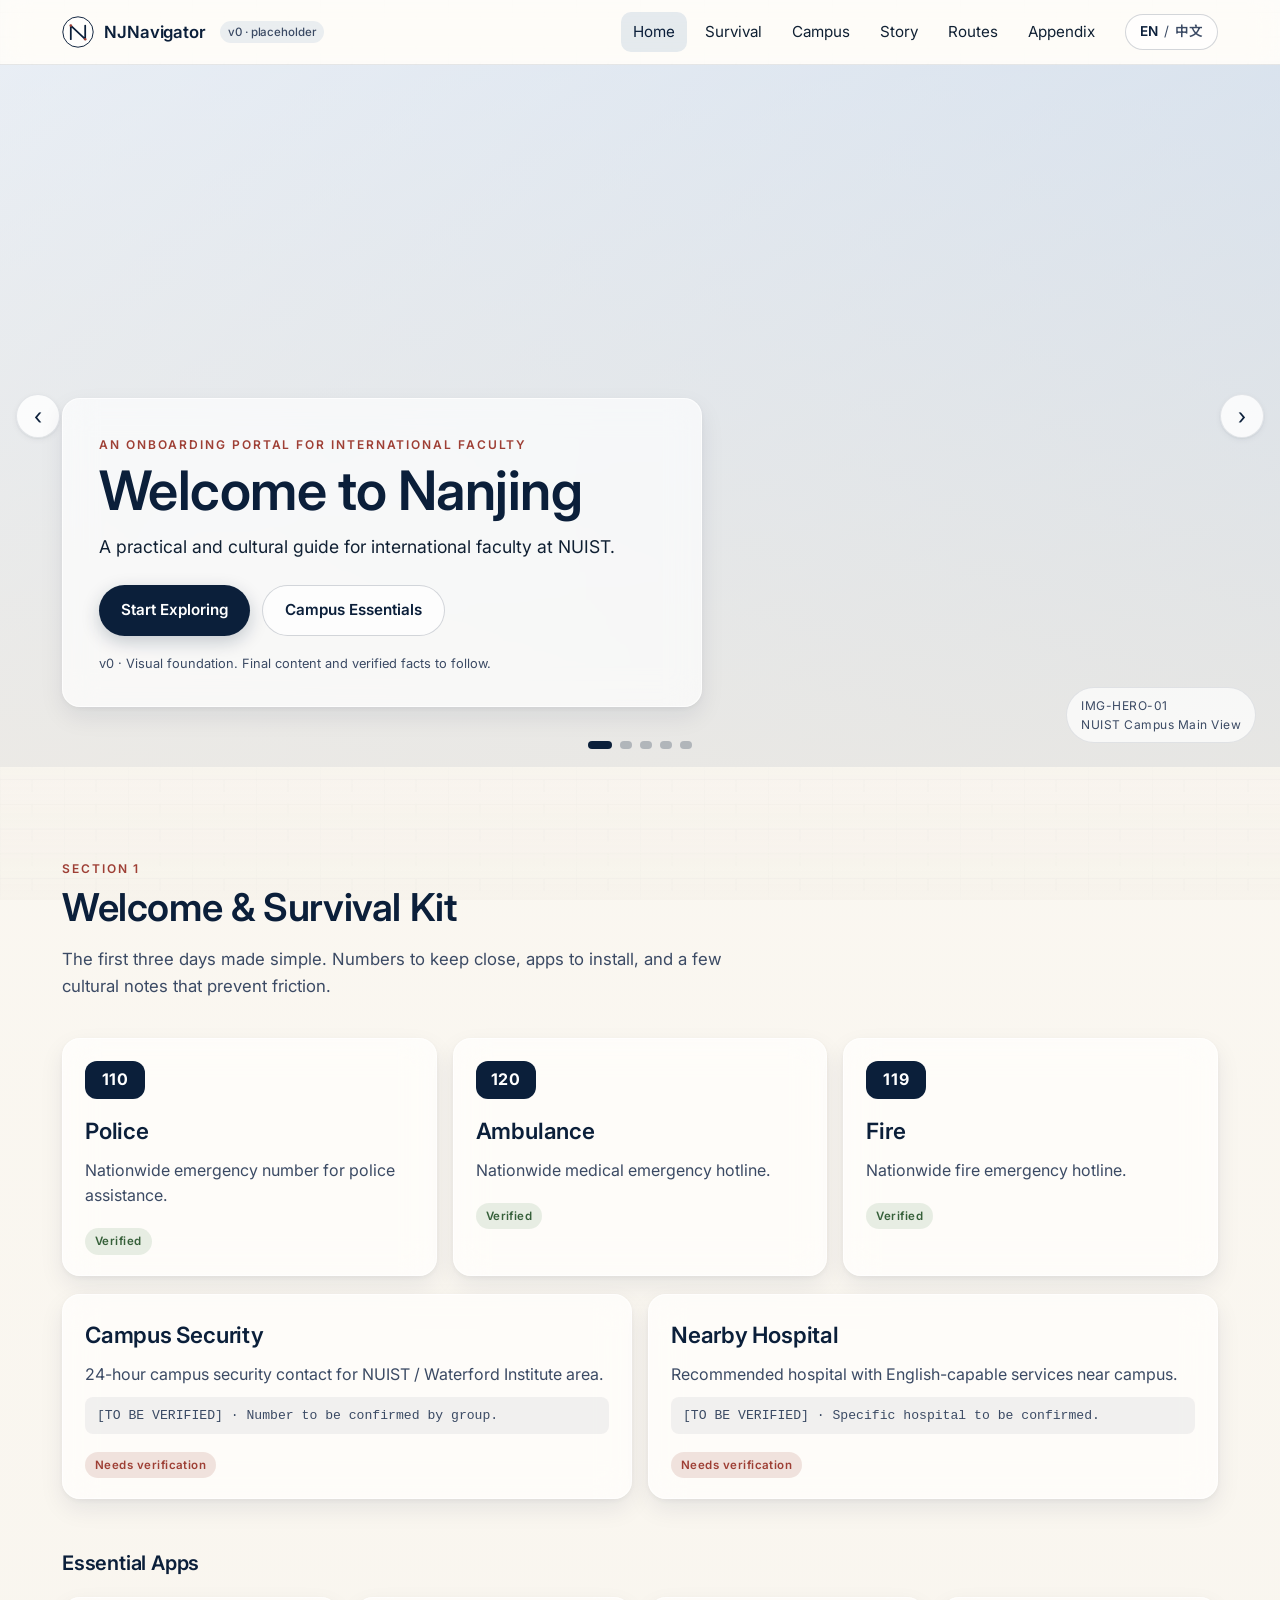
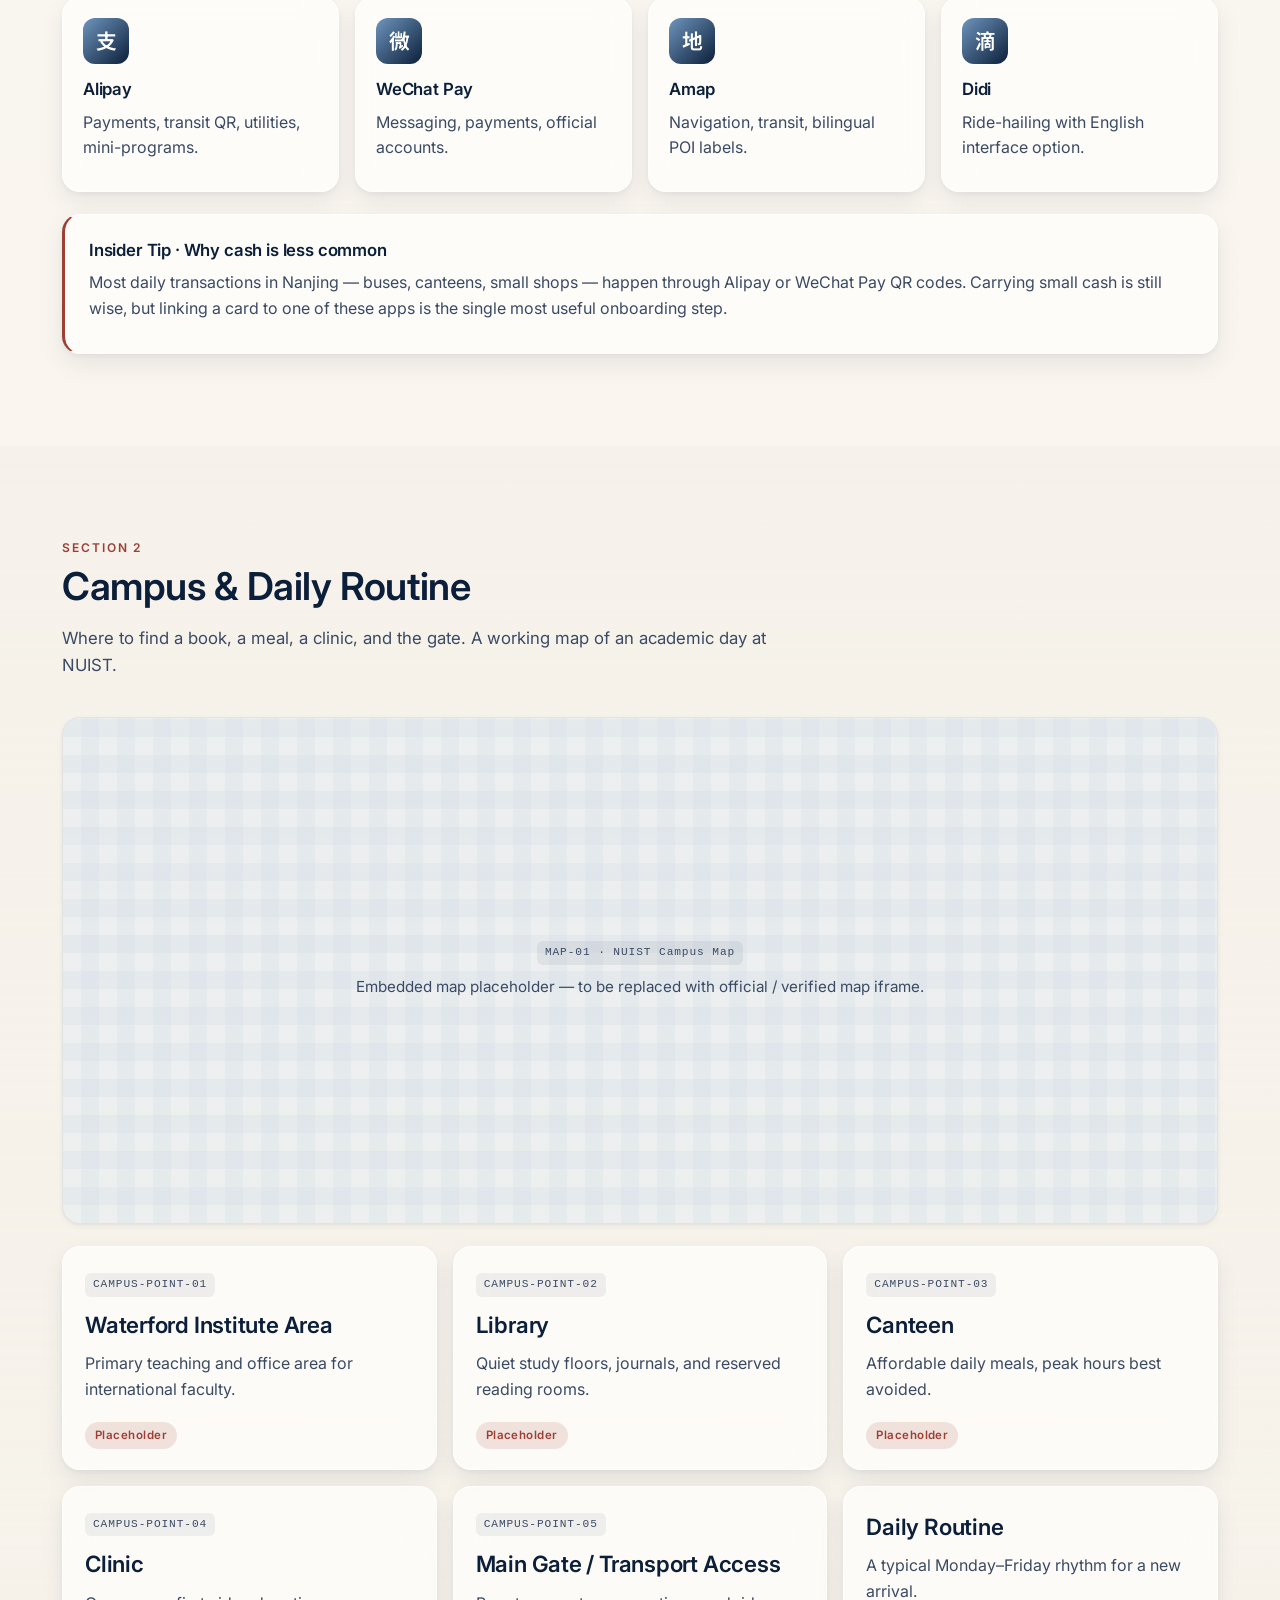
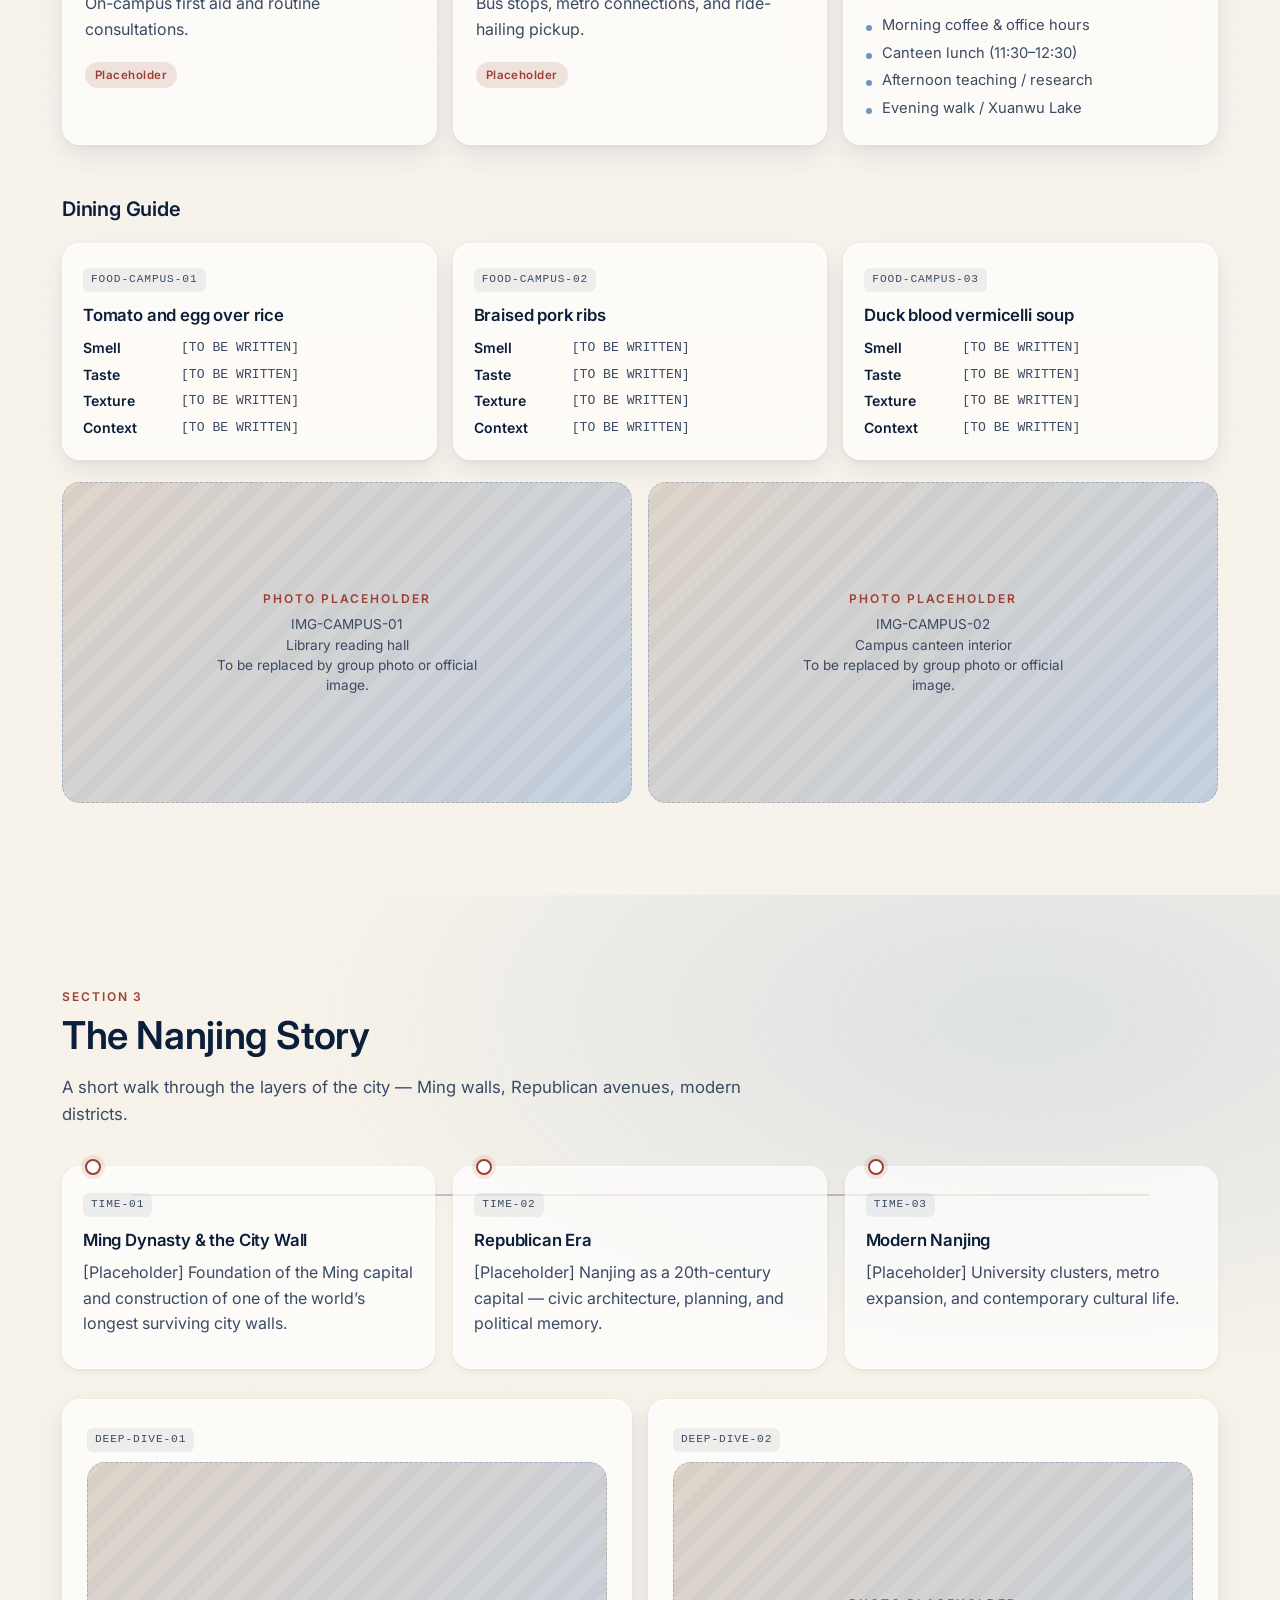
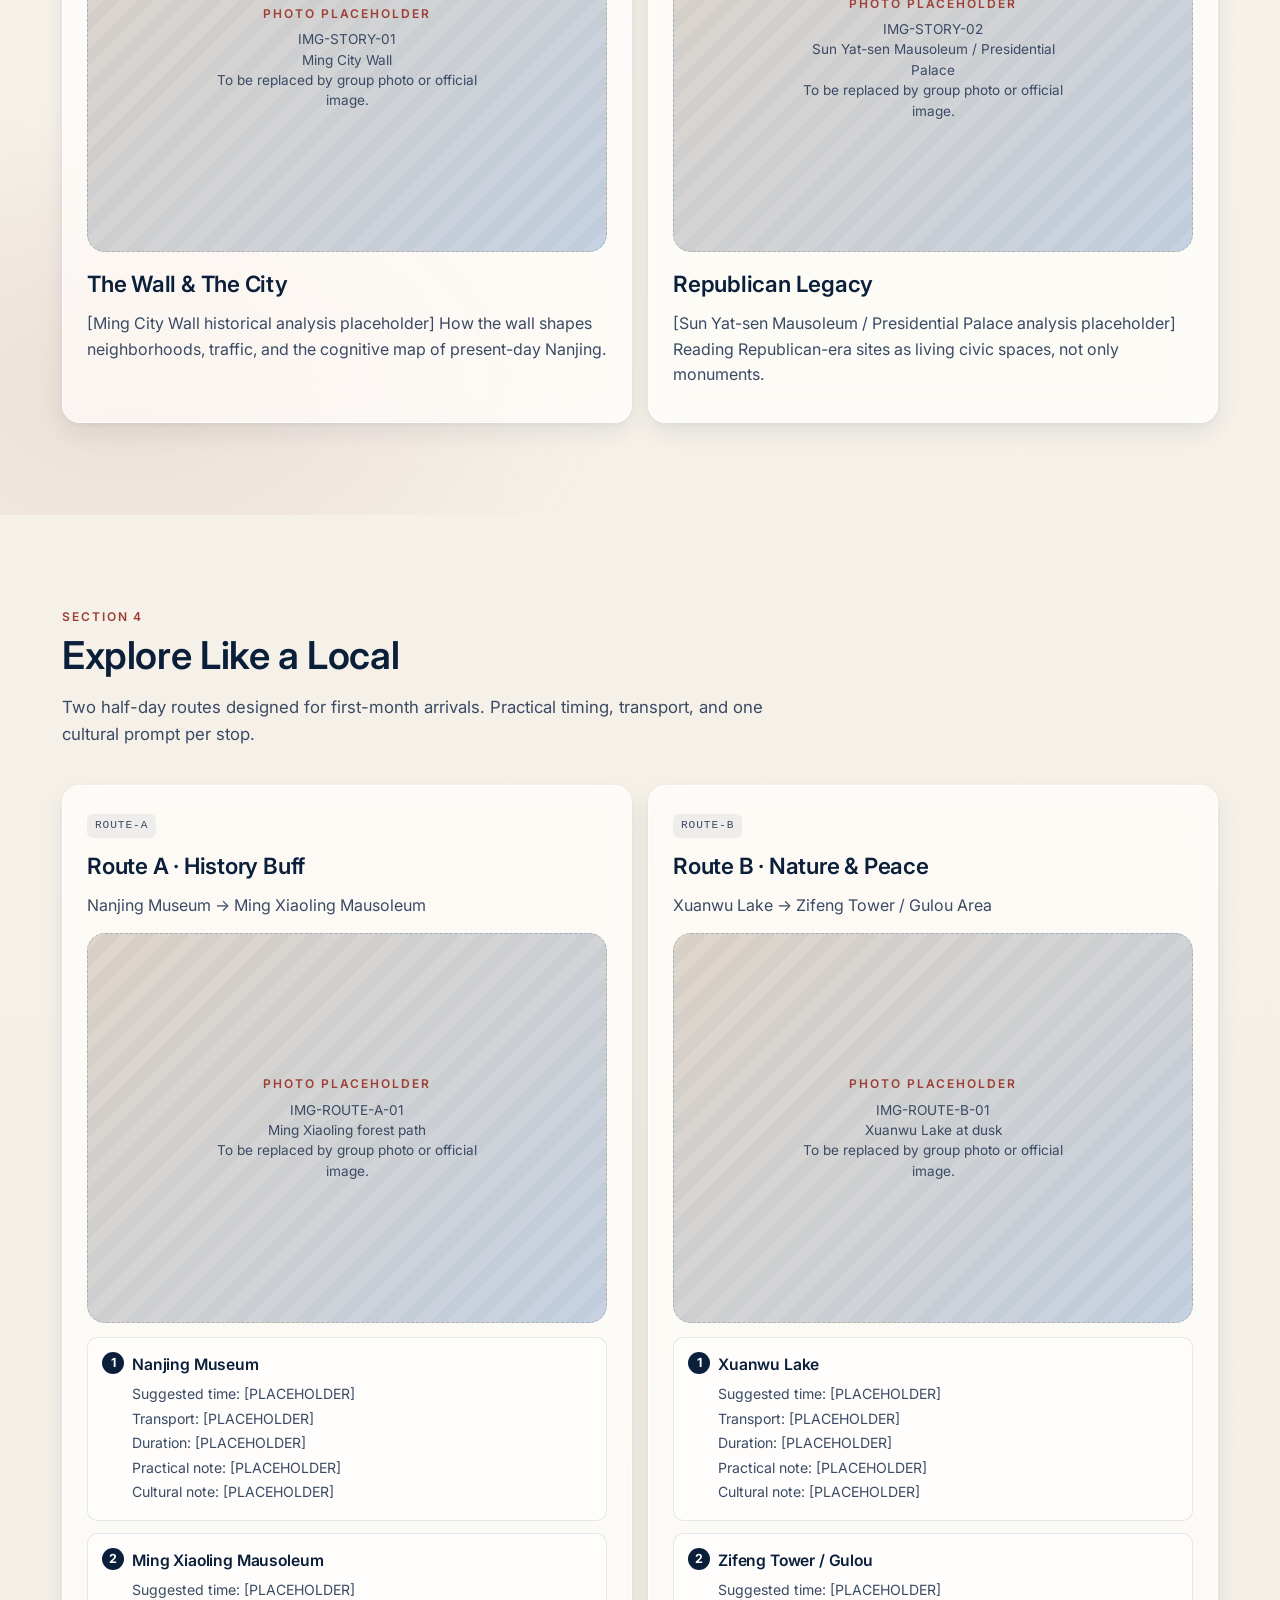
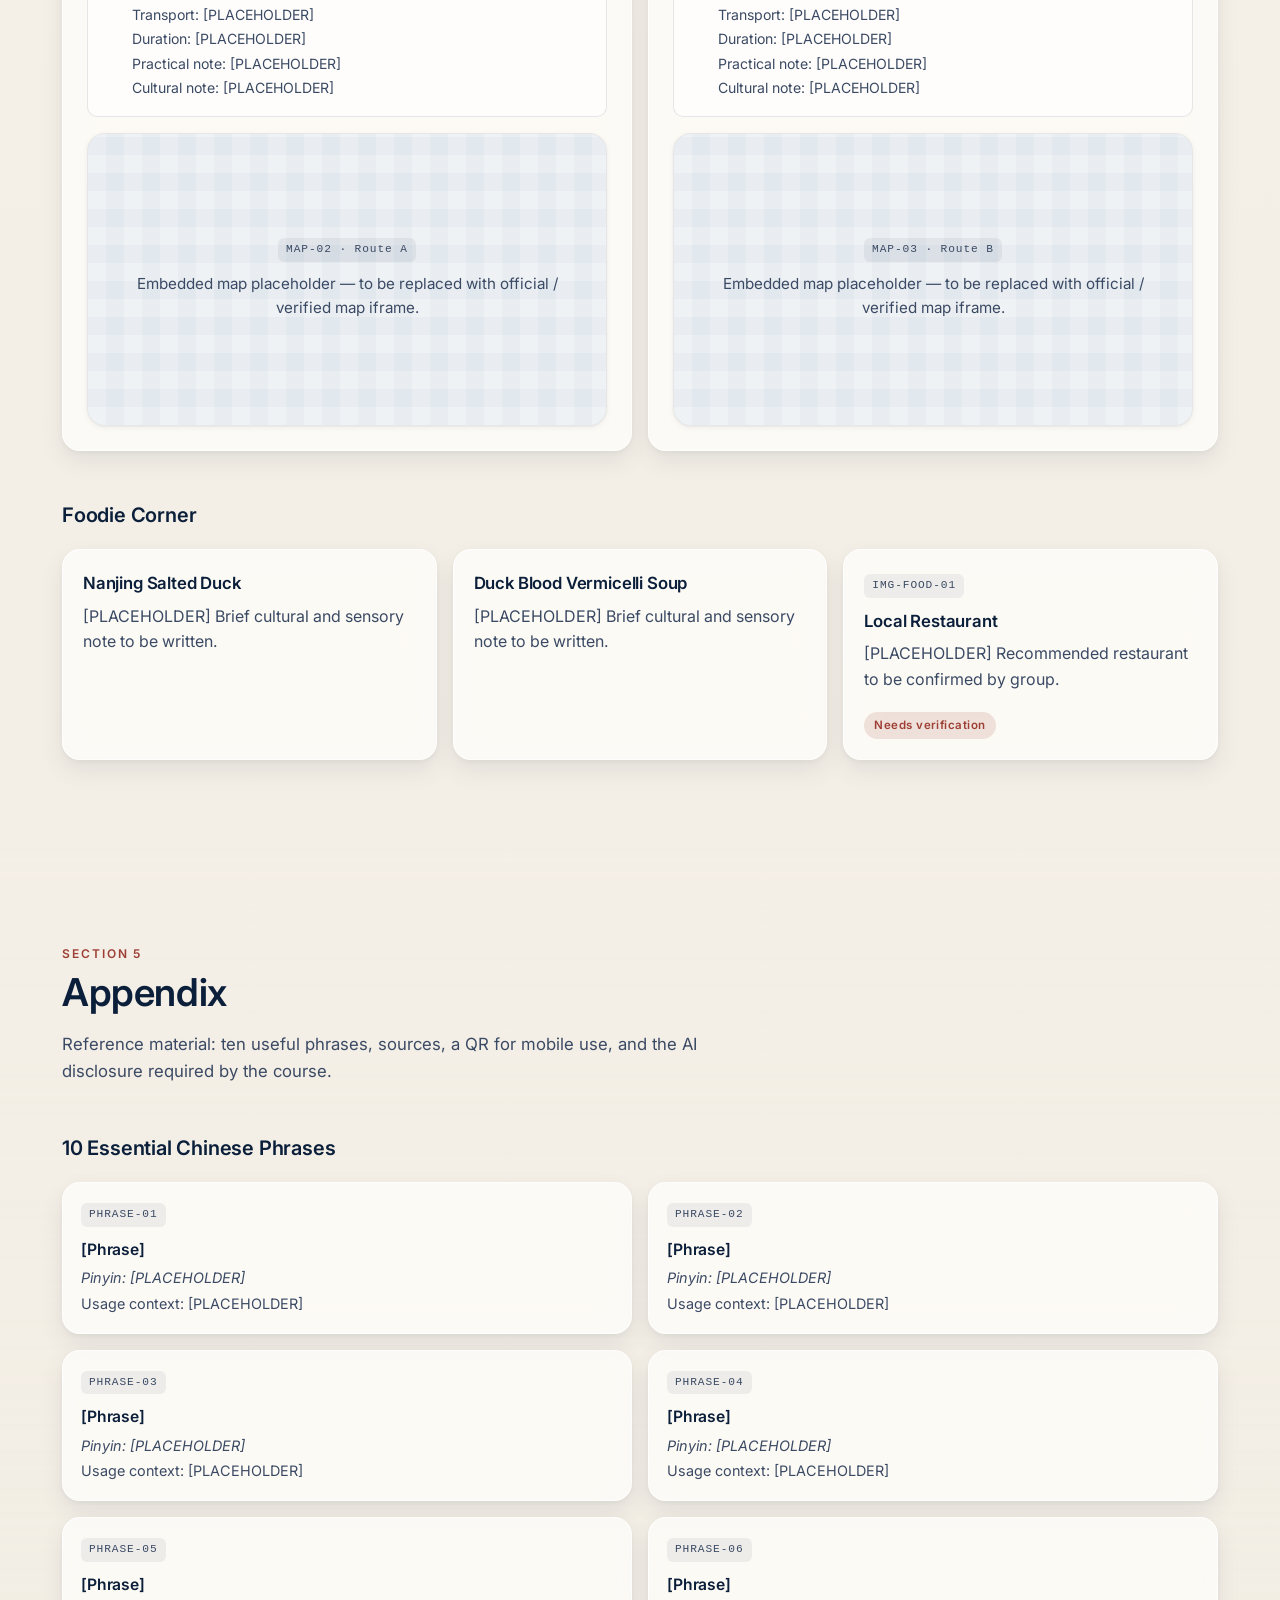
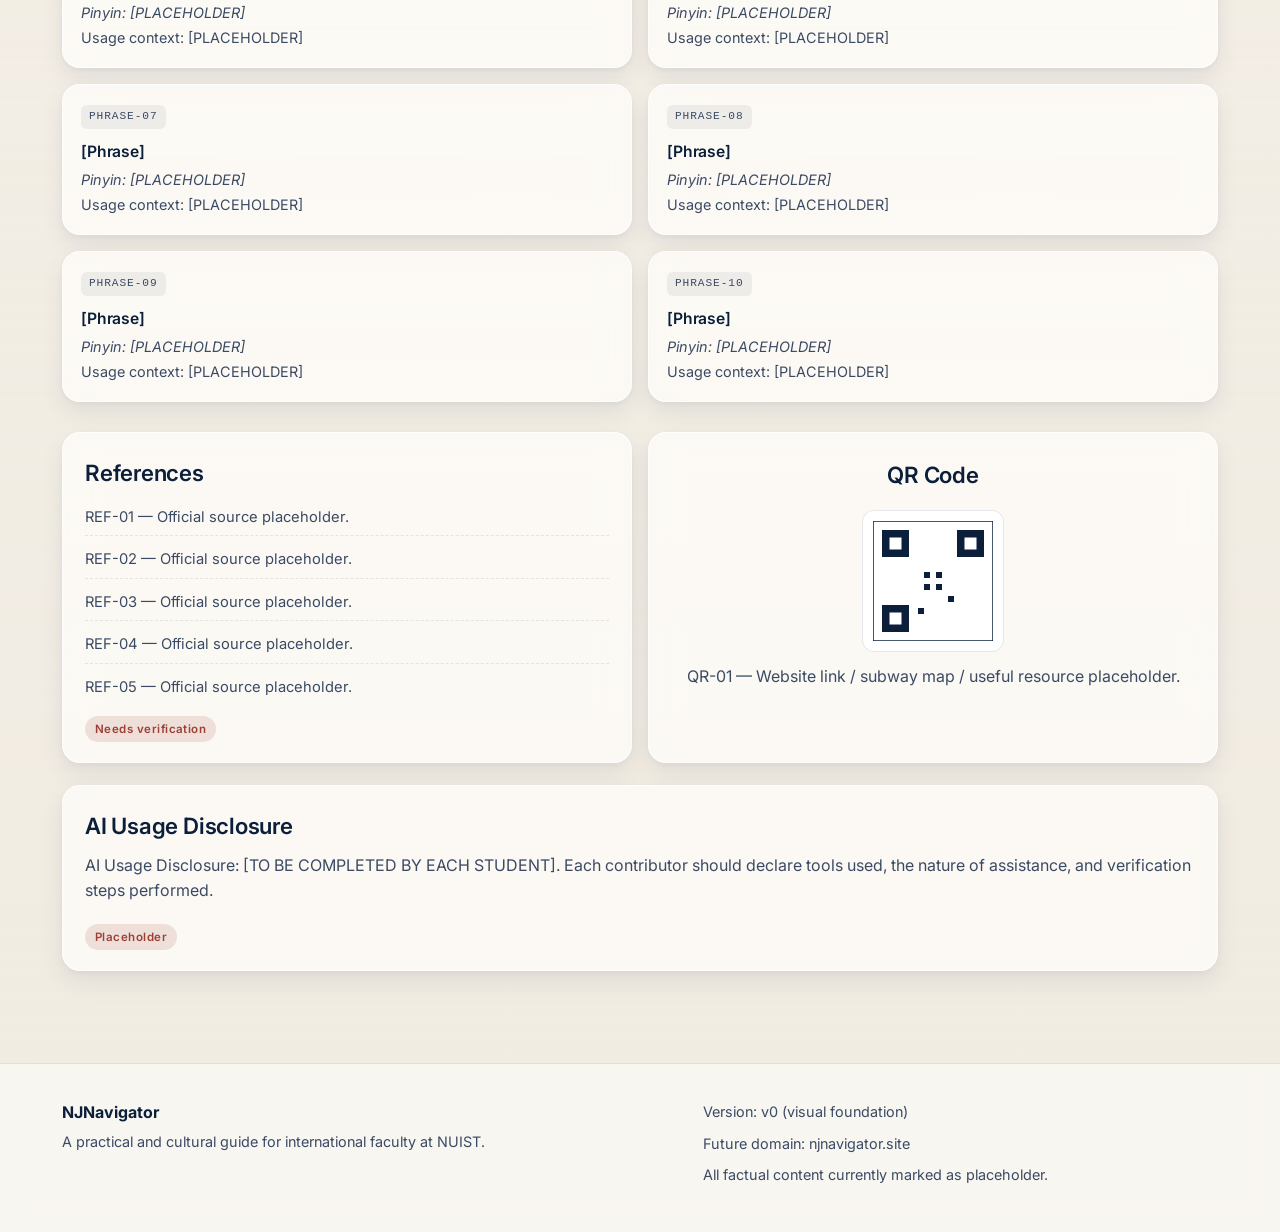
<file: njnavigator/index.html>
<!doctype html>
<html lang="en" data-lang="en">
<head>
  <meta charset="utf-8" />
  <meta name="viewport" content="width=device-width, initial-scale=1, viewport-fit=cover" />
  <meta name="description" content="NJNavigator — a practical and cultural guide for international faculty in Nanjing." />
  <title data-i18n="meta.title">NJNavigator — A Guide for International Faculty in Nanjing</title>
  <link rel="preconnect" href="https://fonts.googleapis.com" />
  <link rel="preconnect" href="https://fonts.gstatic.com" crossorigin />
  <link href="https://fonts.googleapis.com/css2?family=Inter:wght@400;500;600;700&family=Noto+Serif+SC:wght@500;700&family=Noto+Sans+SC:wght@400;500;600&display=swap" rel="stylesheet" />
  <link rel="stylesheet" href="css/style.css" />
</head>
<body>

  <!-- ============================= -->
  <!-- Subtle Nanjing-inspired background texture (SVG, decorative) -->
  <!-- ============================= -->
  <div class="bg-texture" aria-hidden="true">
    <svg width="100%" height="100%" preserveAspectRatio="none" viewBox="0 0 1200 800" xmlns="http://www.w3.org/2000/svg">
      <defs>
        <pattern id="brick" width="60" height="22" patternUnits="userSpaceOnUse">
          <rect x="0" y="0" width="60" height="22" fill="none"/>
          <path d="M0 11 H60 M0 0 V22 M30 11 V22 M-30 0 V11" stroke="rgba(11,31,58,0.05)" stroke-width="0.7"/>
        </pattern>
        <linearGradient id="mist" x1="0" x2="0" y1="0" y2="1">
          <stop offset="0%" stop-color="rgba(255,255,255,0.0)"/>
          <stop offset="100%" stop-color="rgba(244,239,231,0.55)"/>
        </linearGradient>
      </defs>
      <rect width="1200" height="800" fill="url(#brick)"/>
      <path d="M0 520 C 200 480, 400 600, 600 540 S 1000 460, 1200 520" stroke="rgba(111,149,189,0.18)" stroke-width="1.2" fill="none"/>
      <path d="M0 580 C 240 540, 420 660, 640 600 S 1020 520, 1200 580" stroke="rgba(111,149,189,0.12)" stroke-width="1" fill="none"/>
      <rect width="1200" height="800" fill="url(#mist)"/>
    </svg>
  </div>

  <!-- ============================= -->
  <!-- Top Navigation -->
  <!-- ============================= -->
  <header class="site-header" id="siteHeader">
    <div class="container nav-wrap">
      <a href="#home" class="brand" aria-label="NJNavigator home">
        <!-- Replaceable logo placeholder: a path-like N icon, easy to swap later -->
        <span class="brand-mark" aria-hidden="true">
          <svg viewBox="0 0 40 40" width="32" height="32" role="img" aria-label="NJNavigator logo placeholder">
            <circle cx="20" cy="20" r="19" fill="rgba(255,255,255,0.6)" stroke="#0B1F3A" stroke-width="1.2"/>
            <path d="M11 29 V12 L29 29 V12" fill="none" stroke="#0B1F3A" stroke-width="2.2" stroke-linecap="round" stroke-linejoin="round"/>
            <circle cx="11" cy="12" r="1.6" fill="#9E3F35"/>
            <circle cx="29" cy="29" r="1.6" fill="#9E3F35"/>
          </svg>
        </span>
        <span class="brand-text">NJNavigator</span>
        <span class="brand-tag" data-i18n="brand.tag">v0 · placeholder</span>
      </a>

      <button class="nav-toggle" id="navToggle" aria-controls="primaryNav" aria-expanded="false" aria-label="Menu">
        <span></span><span></span><span></span>
      </button>

      <nav class="primary-nav" id="primaryNav" aria-label="Primary">
        <ul>
          <li><a href="#home" data-i18n="nav.home">Home</a></li>
          <li><a href="#survival" data-i18n="nav.survival">Survival</a></li>
          <li><a href="#campus" data-i18n="nav.campus">Campus</a></li>
          <li><a href="#story" data-i18n="nav.story">Story</a></li>
          <li><a href="#routes" data-i18n="nav.routes">Routes</a></li>
          <li><a href="#appendix" data-i18n="nav.appendix">Appendix</a></li>
        </ul>
        <button class="lang-toggle" id="langToggle" aria-label="Switch language">
          <span class="lang-en">EN</span>
          <span class="lang-sep">/</span>
          <span class="lang-zh">中文</span>
        </button>
      </nav>
    </div>
  </header>

  <main id="main">

    <!-- ============================= -->
    <!-- HERO -->
    <!-- ============================= -->
    <section class="hero" id="home" aria-label="Welcome">
      <div class="hero-carousel" id="heroCarousel" aria-roledescription="carousel">
        <ol class="hero-slides" id="heroSlides">
          <li class="hero-slide is-active" data-img="IMG-HERO-01" data-desc-en="NUIST Campus Main View" data-desc-zh="南信大校园主景"></li>
          <li class="hero-slide" data-img="IMG-HERO-02" data-desc-en="Ming City Wall / Zhonghua Gate" data-desc-zh="明城墙 / 中华门"></li>
          <li class="hero-slide" data-img="IMG-HERO-03" data-desc-en="Xuanwu Lake" data-desc-zh="玄武湖"></li>
          <li class="hero-slide" data-img="IMG-HERO-04" data-desc-en="Nanjing Skyline" data-desc-zh="南京天际线"></li>
          <li class="hero-slide" data-img="IMG-HERO-05" data-desc-en="Campus Life / Library / Canteen" data-desc-zh="校园生活 / 图书馆 / 食堂"></li>
        </ol>

        <button class="carousel-arrow prev" id="heroPrev" aria-label="Previous slide">‹</button>
        <button class="carousel-arrow next" id="heroNext" aria-label="Next slide">›</button>
        <ol class="carousel-dots" id="heroDots" role="tablist" aria-label="Carousel pagination"></ol>
      </div>

      <div class="container hero-overlay">
        <div class="glass hero-card">
          <p class="eyebrow" data-i18n="hero.eyebrow">An onboarding portal for international faculty</p>
          <h1 class="hero-title" data-i18n="hero.title">Welcome to Nanjing</h1>
          <p class="hero-sub" data-i18n="hero.sub">A practical and cultural guide for international faculty at NUIST.</p>
          <div class="hero-cta">
            <a class="btn btn-primary" href="#survival" data-i18n="hero.cta1">Start Exploring</a>
            <a class="btn btn-ghost" href="#campus" data-i18n="hero.cta2">Campus Essentials</a>
          </div>
          <p class="hero-note" data-i18n="hero.note">v0 · Visual foundation. Final content and verified facts to follow.</p>
        </div>
      </div>
    </section>

    <!-- ============================= -->
    <!-- SURVIVAL KIT -->
    <!-- ============================= -->
    <section class="section" id="survival">
      <div class="container">
        <header class="section-head reveal">
          <p class="eyebrow" data-i18n="survival.eyebrow">Section 1</p>
          <h2 data-i18n="survival.title">Welcome &amp; Survival Kit</h2>
          <p class="lede" data-i18n="survival.lede">The first three days made simple. Numbers to keep close, apps to install, and a few cultural notes that prevent friction.</p>
        </header>

        <div class="grid grid-3 reveal">
          <article class="glass card">
            <div class="card-icon" aria-hidden="true">110</div>
            <h3 data-i18n="survival.cards.police.title">Police</h3>
            <p data-i18n="survival.cards.police.body">Nationwide emergency number for police assistance.</p>
            <span class="tag tag-ok" data-i18n="tag.verified">Verified</span>
          </article>
          <article class="glass card">
            <div class="card-icon" aria-hidden="true">120</div>
            <h3 data-i18n="survival.cards.amb.title">Ambulance</h3>
            <p data-i18n="survival.cards.amb.body">Nationwide medical emergency hotline.</p>
            <span class="tag tag-ok" data-i18n="tag.verified">Verified</span>
          </article>
          <article class="glass card">
            <div class="card-icon" aria-hidden="true">119</div>
            <h3 data-i18n="survival.cards.fire.title">Fire</h3>
            <p data-i18n="survival.cards.fire.body">Nationwide fire emergency hotline.</p>
            <span class="tag tag-ok" data-i18n="tag.verified">Verified</span>
          </article>
        </div>

        <div class="grid grid-2 reveal" style="margin-top:18px">
          <article class="glass card">
            <h3 data-i18n="survival.cards.security.title">Campus Security</h3>
            <p data-i18n="survival.cards.security.body">24-hour campus security contact for NUIST / Waterford Institute area.</p>
            <p class="placeholder-line">[TO BE VERIFIED] · <span data-i18n="survival.cards.security.note">Number to be confirmed by group.</span></p>
            <span class="tag tag-warn" data-i18n="tag.unverified">Needs verification</span>
          </article>
          <article class="glass card">
            <h3 data-i18n="survival.cards.hospital.title">Nearby Hospital</h3>
            <p data-i18n="survival.cards.hospital.body">Recommended hospital with English-capable services near campus.</p>
            <p class="placeholder-line">[TO BE VERIFIED] · <span data-i18n="survival.cards.hospital.note">Specific hospital to be confirmed.</span></p>
            <span class="tag tag-warn" data-i18n="tag.unverified">Needs verification</span>
          </article>
        </div>

        <h3 class="subhead reveal" data-i18n="survival.appsTitle">Essential Apps</h3>
        <div class="grid grid-4 reveal">
          <article class="glass app-card">
            <div class="app-icon" aria-hidden="true">支</div>
            <h4>Alipay</h4>
            <p data-i18n="survival.apps.alipay">Payments, transit QR, utilities, mini-programs.</p>
          </article>
          <article class="glass app-card">
            <div class="app-icon" aria-hidden="true">微</div>
            <h4>WeChat Pay</h4>
            <p data-i18n="survival.apps.wechat">Messaging, payments, official accounts.</p>
          </article>
          <article class="glass app-card">
            <div class="app-icon" aria-hidden="true">地</div>
            <h4>Amap</h4>
            <p data-i18n="survival.apps.amap">Navigation, transit, bilingual POI labels.</p>
          </article>
          <article class="glass app-card">
            <div class="app-icon" aria-hidden="true">滴</div>
            <h4>Didi</h4>
            <p data-i18n="survival.apps.didi">Ride-hailing with English interface option.</p>
          </article>
        </div>

        <div class="glass tip reveal" style="margin-top:22px">
          <h4 data-i18n="survival.tip.title">Insider Tip · Why cash is less common</h4>
          <p data-i18n="survival.tip.body">Most daily transactions in Nanjing — buses, canteens, small shops — happen through Alipay or WeChat Pay QR codes. Carrying small cash is still wise, but linking a card to one of these apps is the single most useful onboarding step.</p>
        </div>
      </div>
    </section>

    <!-- ============================= -->
    <!-- CAMPUS LIFE -->
    <!-- ============================= -->
    <section class="section section-tinted" id="campus">
      <div class="container">
        <header class="section-head reveal">
          <p class="eyebrow" data-i18n="campus.eyebrow">Section 2</p>
          <h2 data-i18n="campus.title">Campus &amp; Daily Routine</h2>
          <p class="lede" data-i18n="campus.lede">Where to find a book, a meal, a clinic, and the gate. A working map of an academic day at NUIST.</p>
        </header>

        <div class="map-embed reveal" aria-label="NUIST Campus Map placeholder">
          <div class="map-placeholder">
            <span class="map-id">MAP-01 · NUIST Campus Map</span>
            <p data-i18n="map.placeholder">Embedded map placeholder — to be replaced with official / verified map iframe.</p>
          </div>
        </div>

        <div class="grid grid-3 reveal" style="margin-top:22px">
          <article class="glass card campus-point">
            <span class="point-id">CAMPUS-POINT-01</span>
            <h3 data-i18n="campus.points.waterford.title">Waterford Institute Area</h3>
            <p data-i18n="campus.points.waterford.body">Primary teaching and office area for international faculty.</p>
            <span class="tag tag-warn" data-i18n="tag.placeholder">Placeholder</span>
          </article>
          <article class="glass card campus-point">
            <span class="point-id">CAMPUS-POINT-02</span>
            <h3 data-i18n="campus.points.library.title">Library</h3>
            <p data-i18n="campus.points.library.body">Quiet study floors, journals, and reserved reading rooms.</p>
            <span class="tag tag-warn" data-i18n="tag.placeholder">Placeholder</span>
          </article>
          <article class="glass card campus-point">
            <span class="point-id">CAMPUS-POINT-03</span>
            <h3 data-i18n="campus.points.canteen.title">Canteen</h3>
            <p data-i18n="campus.points.canteen.body">Affordable daily meals, peak hours best avoided.</p>
            <span class="tag tag-warn" data-i18n="tag.placeholder">Placeholder</span>
          </article>
          <article class="glass card campus-point">
            <span class="point-id">CAMPUS-POINT-04</span>
            <h3 data-i18n="campus.points.clinic.title">Clinic</h3>
            <p data-i18n="campus.points.clinic.body">On-campus first aid and routine consultations.</p>
            <span class="tag tag-warn" data-i18n="tag.placeholder">Placeholder</span>
          </article>
          <article class="glass card campus-point">
            <span class="point-id">CAMPUS-POINT-05</span>
            <h3 data-i18n="campus.points.gate.title">Main Gate / Transport Access</h3>
            <p data-i18n="campus.points.gate.body">Bus stops, metro connections, and ride-hailing pickup.</p>
            <span class="tag tag-warn" data-i18n="tag.placeholder">Placeholder</span>
          </article>
          <article class="glass card campus-point">
            <h3 data-i18n="campus.points.routine.title">Daily Routine</h3>
            <p data-i18n="campus.points.routine.body">A typical Monday–Friday rhythm for a new arrival.</p>
            <ul class="bullet">
              <li data-i18n="campus.routine.l1">Morning coffee &amp; office hours</li>
              <li data-i18n="campus.routine.l2">Canteen lunch (11:30–12:30)</li>
              <li data-i18n="campus.routine.l3">Afternoon teaching / research</li>
              <li data-i18n="campus.routine.l4">Evening walk / Xuanwu Lake</li>
            </ul>
          </article>
        </div>

        <h3 class="subhead reveal" data-i18n="campus.diningTitle">Dining Guide</h3>
        <div class="grid grid-3 reveal">
          <article class="glass food-card">
            <span class="point-id">FOOD-CAMPUS-01</span>
            <h4 data-i18n="campus.food.f1.title">Tomato and egg over rice</h4>
            <dl class="sensory">
              <dt data-i18n="campus.food.smell">Smell</dt><dd>[TO BE WRITTEN]</dd>
              <dt data-i18n="campus.food.taste">Taste</dt><dd>[TO BE WRITTEN]</dd>
              <dt data-i18n="campus.food.texture">Texture</dt><dd>[TO BE WRITTEN]</dd>
              <dt data-i18n="campus.food.context">Context</dt><dd>[TO BE WRITTEN]</dd>
            </dl>
          </article>
          <article class="glass food-card">
            <span class="point-id">FOOD-CAMPUS-02</span>
            <h4 data-i18n="campus.food.f2.title">Braised pork ribs</h4>
            <dl class="sensory">
              <dt data-i18n="campus.food.smell">Smell</dt><dd>[TO BE WRITTEN]</dd>
              <dt data-i18n="campus.food.taste">Taste</dt><dd>[TO BE WRITTEN]</dd>
              <dt data-i18n="campus.food.texture">Texture</dt><dd>[TO BE WRITTEN]</dd>
              <dt data-i18n="campus.food.context">Context</dt><dd>[TO BE WRITTEN]</dd>
            </dl>
          </article>
          <article class="glass food-card">
            <span class="point-id">FOOD-CAMPUS-03</span>
            <h4 data-i18n="campus.food.f3.title">Duck blood vermicelli soup</h4>
            <dl class="sensory">
              <dt data-i18n="campus.food.smell">Smell</dt><dd>[TO BE WRITTEN]</dd>
              <dt data-i18n="campus.food.taste">Taste</dt><dd>[TO BE WRITTEN]</dd>
              <dt data-i18n="campus.food.texture">Texture</dt><dd>[TO BE WRITTEN]</dd>
              <dt data-i18n="campus.food.context">Context</dt><dd>[TO BE WRITTEN]</dd>
            </dl>
          </article>
        </div>

        <div class="grid grid-2 reveal" style="margin-top:22px">
          <div class="img-ph" data-img="IMG-CAMPUS-01" data-desc-en="Library reading hall" data-desc-zh="图书馆阅览室"></div>
          <div class="img-ph" data-img="IMG-CAMPUS-02" data-desc-en="Campus canteen interior" data-desc-zh="校园食堂内景"></div>
        </div>
      </div>
    </section>

    <!-- ============================= -->
    <!-- NANJING STORY -->
    <!-- ============================= -->
    <section class="section section-story" id="story">
      <div class="container">
        <header class="section-head reveal">
          <p class="eyebrow" data-i18n="story.eyebrow">Section 3</p>
          <h2 data-i18n="story.title">The Nanjing Story</h2>
          <p class="lede" data-i18n="story.lede">A short walk through the layers of the city — Ming walls, Republican avenues, modern districts.</p>
        </header>

        <ol class="timeline reveal" aria-label="Nanjing timeline">
          <li class="timeline-item">
            <span class="t-id">TIME-01</span>
            <h4 data-i18n="story.t1.title">Ming Dynasty &amp; the City Wall</h4>
            <p data-i18n="story.t1.body">[Placeholder] Foundation of the Ming capital and construction of one of the world's longest surviving city walls.</p>
          </li>
          <li class="timeline-item">
            <span class="t-id">TIME-02</span>
            <h4 data-i18n="story.t2.title">Republican Era</h4>
            <p data-i18n="story.t2.body">[Placeholder] Nanjing as a 20th-century capital — civic architecture, planning, and political memory.</p>
          </li>
          <li class="timeline-item">
            <span class="t-id">TIME-03</span>
            <h4 data-i18n="story.t3.title">Modern Nanjing</h4>
            <p data-i18n="story.t3.body">[Placeholder] University clusters, metro expansion, and contemporary cultural life.</p>
          </li>
        </ol>

        <div class="grid grid-2 reveal" style="margin-top:30px">
          <article class="glass deepdive">
            <span class="point-id">DEEP-DIVE-01</span>
            <div class="img-ph small" data-img="IMG-STORY-01" data-desc-en="Ming City Wall" data-desc-zh="明城墙"></div>
            <h3 data-i18n="story.d1.title">The Wall &amp; The City</h3>
            <p data-i18n="story.d1.body">[Ming City Wall historical analysis placeholder] How the wall shapes neighborhoods, traffic, and the cognitive map of present-day Nanjing.</p>
          </article>
          <article class="glass deepdive">
            <span class="point-id">DEEP-DIVE-02</span>
            <div class="img-ph small" data-img="IMG-STORY-02" data-desc-en="Sun Yat-sen Mausoleum / Presidential Palace" data-desc-zh="中山陵 / 总统府"></div>
            <h3 data-i18n="story.d2.title">Republican Legacy</h3>
            <p data-i18n="story.d2.body">[Sun Yat-sen Mausoleum / Presidential Palace analysis placeholder] Reading Republican-era sites as living civic spaces, not only monuments.</p>
          </article>
        </div>
      </div>
    </section>

    <!-- ============================= -->
    <!-- LOCAL ROUTES -->
    <!-- ============================= -->
    <section class="section" id="routes">
      <div class="container">
        <header class="section-head reveal">
          <p class="eyebrow" data-i18n="routes.eyebrow">Section 4</p>
          <h2 data-i18n="routes.title">Explore Like a Local</h2>
          <p class="lede" data-i18n="routes.lede">Two half-day routes designed for first-month arrivals. Practical timing, transport, and one cultural prompt per stop.</p>
        </header>

        <div class="grid grid-2 reveal">
          <article class="glass route-card">
            <header>
              <span class="point-id">ROUTE-A</span>
              <h3 data-i18n="routes.a.title">Route A · History Buff</h3>
              <p data-i18n="routes.a.sub">Nanjing Museum → Ming Xiaoling Mausoleum</p>
            </header>
            <div class="img-ph small" data-img="IMG-ROUTE-A-01" data-desc-en="Ming Xiaoling forest path" data-desc-zh="明孝陵神道"></div>
            <ol class="steps">
              <li>
                <h5 data-i18n="routes.a.s1.t">Nanjing Museum</h5>
                <p><span data-i18n="routes.meta.time">Suggested time</span>: [PLACEHOLDER]</p>
                <p><span data-i18n="routes.meta.transit">Transport</span>: [PLACEHOLDER]</p>
                <p><span data-i18n="routes.meta.duration">Duration</span>: [PLACEHOLDER]</p>
                <p><span data-i18n="routes.meta.practical">Practical note</span>: [PLACEHOLDER]</p>
                <p><span data-i18n="routes.meta.cultural">Cultural note</span>: [PLACEHOLDER]</p>
              </li>
              <li>
                <h5 data-i18n="routes.a.s2.t">Ming Xiaoling Mausoleum</h5>
                <p><span data-i18n="routes.meta.time">Suggested time</span>: [PLACEHOLDER]</p>
                <p><span data-i18n="routes.meta.transit">Transport</span>: [PLACEHOLDER]</p>
                <p><span data-i18n="routes.meta.duration">Duration</span>: [PLACEHOLDER]</p>
                <p><span data-i18n="routes.meta.practical">Practical note</span>: [PLACEHOLDER]</p>
                <p><span data-i18n="routes.meta.cultural">Cultural note</span>: [PLACEHOLDER]</p>
              </li>
            </ol>
            <div class="map-embed">
              <div class="map-placeholder">
                <span class="map-id">MAP-02 · Route A</span>
                <p data-i18n="map.placeholder">Embedded map placeholder — to be replaced with official / verified map iframe.</p>
              </div>
            </div>
          </article>

          <article class="glass route-card">
            <header>
              <span class="point-id">ROUTE-B</span>
              <h3 data-i18n="routes.b.title">Route B · Nature &amp; Peace</h3>
              <p data-i18n="routes.b.sub">Xuanwu Lake → Zifeng Tower / Gulou Area</p>
            </header>
            <div class="img-ph small" data-img="IMG-ROUTE-B-01" data-desc-en="Xuanwu Lake at dusk" data-desc-zh="黄昏的玄武湖"></div>
            <ol class="steps">
              <li>
                <h5 data-i18n="routes.b.s1.t">Xuanwu Lake</h5>
                <p><span data-i18n="routes.meta.time">Suggested time</span>: [PLACEHOLDER]</p>
                <p><span data-i18n="routes.meta.transit">Transport</span>: [PLACEHOLDER]</p>
                <p><span data-i18n="routes.meta.duration">Duration</span>: [PLACEHOLDER]</p>
                <p><span data-i18n="routes.meta.practical">Practical note</span>: [PLACEHOLDER]</p>
                <p><span data-i18n="routes.meta.cultural">Cultural note</span>: [PLACEHOLDER]</p>
              </li>
              <li>
                <h5 data-i18n="routes.b.s2.t">Zifeng Tower / Gulou</h5>
                <p><span data-i18n="routes.meta.time">Suggested time</span>: [PLACEHOLDER]</p>
                <p><span data-i18n="routes.meta.transit">Transport</span>: [PLACEHOLDER]</p>
                <p><span data-i18n="routes.meta.duration">Duration</span>: [PLACEHOLDER]</p>
                <p><span data-i18n="routes.meta.practical">Practical note</span>: [PLACEHOLDER]</p>
                <p><span data-i18n="routes.meta.cultural">Cultural note</span>: [PLACEHOLDER]</p>
              </li>
            </ol>
            <div class="map-embed">
              <div class="map-placeholder">
                <span class="map-id">MAP-03 · Route B</span>
                <p data-i18n="map.placeholder">Embedded map placeholder — to be replaced with official / verified map iframe.</p>
              </div>
            </div>
          </article>
        </div>

        <h3 class="subhead reveal" data-i18n="routes.foodieTitle">Foodie Corner</h3>
        <div class="grid grid-3 reveal">
          <article class="glass food-card">
            <h4 data-i18n="routes.foodie.f1.title">Nanjing Salted Duck</h4>
            <p data-i18n="routes.foodie.f1.body">[PLACEHOLDER] Brief cultural and sensory note to be written.</p>
          </article>
          <article class="glass food-card">
            <h4 data-i18n="routes.foodie.f2.title">Duck Blood Vermicelli Soup</h4>
            <p data-i18n="routes.foodie.f2.body">[PLACEHOLDER] Brief cultural and sensory note to be written.</p>
          </article>
          <article class="glass food-card">
            <span class="point-id">IMG-FOOD-01</span>
            <h4 data-i18n="routes.foodie.f3.title">Local Restaurant</h4>
            <p data-i18n="routes.foodie.f3.body">[PLACEHOLDER] Recommended restaurant to be confirmed by group.</p>
            <span class="tag tag-warn" data-i18n="tag.unverified">Needs verification</span>
          </article>
        </div>
      </div>
    </section>

    <!-- ============================= -->
    <!-- APPENDIX -->
    <!-- ============================= -->
    <section class="section section-tinted" id="appendix">
      <div class="container">
        <header class="section-head reveal">
          <p class="eyebrow" data-i18n="appendix.eyebrow">Section 5</p>
          <h2 data-i18n="appendix.title">Appendix</h2>
          <p class="lede" data-i18n="appendix.lede">Reference material: ten useful phrases, sources, a QR for mobile use, and the AI disclosure required by the course.</p>
        </header>

        <h3 class="subhead reveal" data-i18n="appendix.phrasesTitle">10 Essential Chinese Phrases</h3>
        <div class="grid grid-2 reveal phrase-grid">
          <article class="glass phrase"><span class="point-id">PHRASE-01</span><h5>[Phrase]</h5><p><em>Pinyin: [PLACEHOLDER]</em></p><p data-i18n="appendix.phrase.usage">Usage context: [PLACEHOLDER]</p></article>
          <article class="glass phrase"><span class="point-id">PHRASE-02</span><h5>[Phrase]</h5><p><em>Pinyin: [PLACEHOLDER]</em></p><p data-i18n="appendix.phrase.usage">Usage context: [PLACEHOLDER]</p></article>
          <article class="glass phrase"><span class="point-id">PHRASE-03</span><h5>[Phrase]</h5><p><em>Pinyin: [PLACEHOLDER]</em></p><p data-i18n="appendix.phrase.usage">Usage context: [PLACEHOLDER]</p></article>
          <article class="glass phrase"><span class="point-id">PHRASE-04</span><h5>[Phrase]</h5><p><em>Pinyin: [PLACEHOLDER]</em></p><p data-i18n="appendix.phrase.usage">Usage context: [PLACEHOLDER]</p></article>
          <article class="glass phrase"><span class="point-id">PHRASE-05</span><h5>[Phrase]</h5><p><em>Pinyin: [PLACEHOLDER]</em></p><p data-i18n="appendix.phrase.usage">Usage context: [PLACEHOLDER]</p></article>
          <article class="glass phrase"><span class="point-id">PHRASE-06</span><h5>[Phrase]</h5><p><em>Pinyin: [PLACEHOLDER]</em></p><p data-i18n="appendix.phrase.usage">Usage context: [PLACEHOLDER]</p></article>
          <article class="glass phrase"><span class="point-id">PHRASE-07</span><h5>[Phrase]</h5><p><em>Pinyin: [PLACEHOLDER]</em></p><p data-i18n="appendix.phrase.usage">Usage context: [PLACEHOLDER]</p></article>
          <article class="glass phrase"><span class="point-id">PHRASE-08</span><h5>[Phrase]</h5><p><em>Pinyin: [PLACEHOLDER]</em></p><p data-i18n="appendix.phrase.usage">Usage context: [PLACEHOLDER]</p></article>
          <article class="glass phrase"><span class="point-id">PHRASE-09</span><h5>[Phrase]</h5><p><em>Pinyin: [PLACEHOLDER]</em></p><p data-i18n="appendix.phrase.usage">Usage context: [PLACEHOLDER]</p></article>
          <article class="glass phrase"><span class="point-id">PHRASE-10</span><h5>[Phrase]</h5><p><em>Pinyin: [PLACEHOLDER]</em></p><p data-i18n="appendix.phrase.usage">Usage context: [PLACEHOLDER]</p></article>
        </div>

        <div class="grid grid-2 reveal" style="margin-top:30px">
          <article class="glass card">
            <h3 data-i18n="appendix.refsTitle">References</h3>
            <ol class="refs">
              <li>REF-01 — <span data-i18n="appendix.ref.placeholder">Official source placeholder.</span></li>
              <li>REF-02 — <span data-i18n="appendix.ref.placeholder">Official source placeholder.</span></li>
              <li>REF-03 — <span data-i18n="appendix.ref.placeholder">Official source placeholder.</span></li>
              <li>REF-04 — <span data-i18n="appendix.ref.placeholder">Official source placeholder.</span></li>
              <li>REF-05 — <span data-i18n="appendix.ref.placeholder">Official source placeholder.</span></li>
            </ol>
            <span class="tag tag-warn" data-i18n="tag.unverified">Needs verification</span>
          </article>
          <article class="glass card qr-card">
            <h3 data-i18n="appendix.qrTitle">QR Code</h3>
            <div class="qr-ph" aria-hidden="true">
              <svg viewBox="0 0 80 80" width="120" height="120">
                <rect width="80" height="80" fill="#fff" stroke="#0B1F3A"/>
                <g fill="#0B1F3A">
                  <rect x="6" y="6" width="18" height="18"/>
                  <rect x="56" y="6" width="18" height="18"/>
                  <rect x="6" y="56" width="18" height="18"/>
                  <rect x="11" y="11" width="8" height="8" fill="#fff"/>
                  <rect x="61" y="11" width="8" height="8" fill="#fff"/>
                  <rect x="11" y="61" width="8" height="8" fill="#fff"/>
                  <rect x="34" y="34" width="4" height="4"/>
                  <rect x="42" y="34" width="4" height="4"/>
                  <rect x="34" y="42" width="4" height="4"/>
                  <rect x="42" y="42" width="4" height="4"/>
                  <rect x="50" y="50" width="4" height="4"/>
                  <rect x="30" y="58" width="4" height="4"/>
                </g>
              </svg>
            </div>
            <p>QR-01 — <span data-i18n="appendix.qr.body">Website link / subway map / useful resource placeholder.</span></p>
          </article>
        </div>

        <article class="glass card reveal" style="margin-top:22px">
          <h3 data-i18n="appendix.aiTitle">AI Usage Disclosure</h3>
          <p data-i18n="appendix.aiBody">AI Usage Disclosure: [TO BE COMPLETED BY EACH STUDENT]. Each contributor should declare tools used, the nature of assistance, and verification steps performed.</p>
          <span class="tag tag-warn" data-i18n="tag.placeholder">Placeholder</span>
        </article>
      </div>
    </section>
  </main>

  <!-- ============================= -->
  <!-- Footer -->
  <!-- ============================= -->
  <footer class="site-footer">
    <div class="container footer-wrap">
      <div>
        <p class="footer-brand">NJNavigator</p>
        <p data-i18n="footer.tag">A practical and cultural guide for international faculty at NUIST.</p>
      </div>
      <div>
        <p data-i18n="footer.version">Version: v0 (visual foundation)</p>
        <p data-i18n="footer.domain">Future domain: njnavigator.site</p>
        <p data-i18n="footer.note">All factual content currently marked as placeholder.</p>
      </div>
    </div>
  </footer>

  <script src="js/main.js" defer></script>
</body>
</html>
</file>
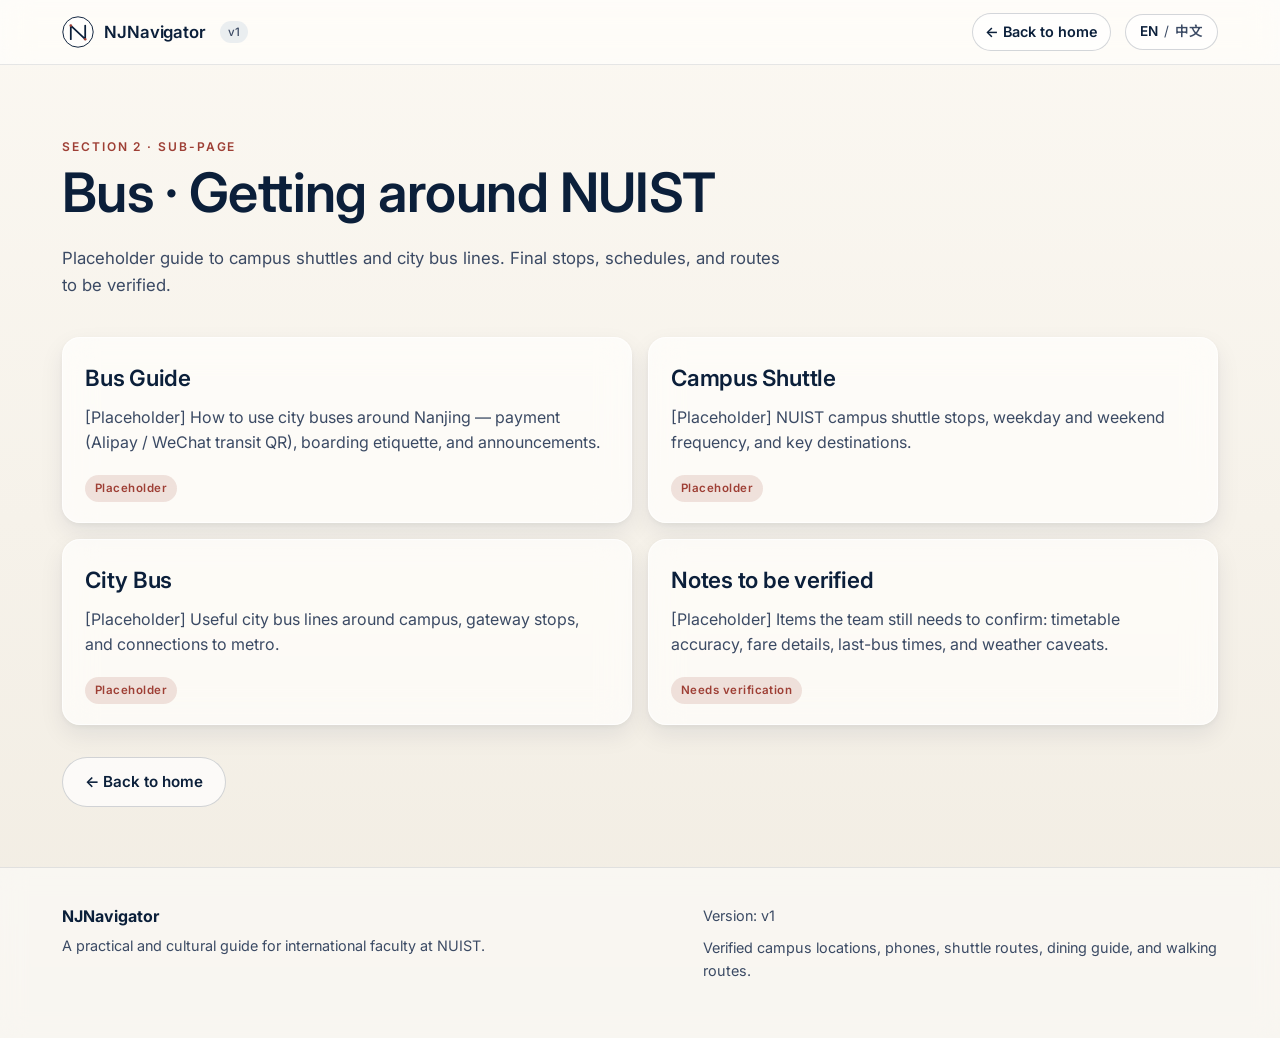
<file: bus.html>
<!doctype html>
<html lang="en" data-lang="en">
<head>
  <meta charset="utf-8" />
  <meta name="viewport" content="width=device-width, initial-scale=1, viewport-fit=cover" />
  <meta name="description" content="NJNavigator — Bus guide." />
  <title>Bus · NJNavigator</title>

  <!-- NJNavigator icons + PWA -->
  <link rel="icon" href="assets/icons/favicon.ico" sizes="any">
  <link rel="icon" type="image/png" sizes="16x16" href="assets/icons/favicon-16x16.png">
  <link rel="icon" type="image/png" sizes="32x32" href="assets/icons/favicon-32x32.png">
  <link rel="icon" type="image/png" sizes="48x48" href="assets/icons/favicon-48x48.png">
  <link rel="apple-touch-icon" sizes="180x180" href="assets/icons/apple-touch-icon.png">
  <link rel="manifest" href="assets/icons/site.webmanifest">
  <meta name="theme-color" content="#ffffff">
  <meta name="application-name" content="NJNavigator">
  <meta name="apple-mobile-web-app-title" content="NJNavigator">
  <meta name="apple-mobile-web-app-capable" content="yes">
  <meta name="mobile-web-app-capable" content="yes">
  <meta name="apple-mobile-web-app-status-bar-style" content="default">
  <meta name="msapplication-config" content="assets/icons/browserconfig.xml">

  <link rel="preconnect" href="https://fonts.googleapis.com" />
  <link rel="preconnect" href="https://fonts.gstatic.com" crossorigin />
  <link href="https://fonts.googleapis.com/css2?family=Inter:wght@400;500;600;700&family=Noto+Sans+SC:wght@400;500;600&display=swap" rel="stylesheet" />
  <link rel="stylesheet" href="css/style.css" />
</head>
<body>
  <div class="bg-texture" aria-hidden="true"></div>

  <!-- Simplified header for the subpage -->
  <header class="site-header subpage-header">
    <div class="container nav-wrap">
      <a href="index.html" class="brand" aria-label="NJNavigator home">
        <span class="brand-mark" aria-hidden="true">
          <svg viewBox="0 0 40 40" width="32" height="32" role="img" aria-label="NJNavigator logo">
            <circle cx="20" cy="20" r="19" fill="rgba(255,255,255,0.6)" stroke="#0B1F3A" stroke-width="1.2"/>
            <path d="M11 29 V12 L29 29 V12" fill="none" stroke="#0B1F3A" stroke-width="2.2" stroke-linecap="round" stroke-linejoin="round"/>
            <circle cx="11" cy="12" r="1.6" fill="#9E3F35"/>
            <circle cx="29" cy="29" r="1.6" fill="#9E3F35"/>
          </svg>
        </span>
        <span class="brand-text">NJNavigator</span>
        <span class="brand-tag">v1</span>
      </a>

      <div class="subpage-nav">
        <a class="back-link" href="index.html" data-i18n="action.back">← Back to home</a>
        <button class="lang-toggle" id="langToggle" aria-label="Switch language">
          <span class="lang-en">EN</span>
          <span class="lang-sep">/</span>
          <span class="lang-zh">中文</span>
        </button>
      </div>
    </div>
  </header>

  <main class="subpage">
    <div class="container">
      <header class="section-head" style="margin-top:48px">
        <p class="eyebrow">Section 2 · Sub-page</p>
        <h1 data-i18n="bus.title">Bus · Getting around NUIST</h1>
        <p class="lede" data-i18n="bus.lede">Placeholder guide to campus shuttles and city bus lines. Final stops, schedules, and routes to be verified.</p>
      </header>

      <div class="grid grid-2">
        <article class="glass card">
          <h3 data-i18n="bus.section.guide.title">Bus Guide</h3>
          <p data-i18n="bus.section.guide.body">[Placeholder] How to use city buses around Nanjing — payment (Alipay / WeChat transit QR), boarding etiquette, and announcements.</p>
          <span class="tag tag-warn" data-i18n="tag.placeholder">Placeholder</span>
        </article>
        <article class="glass card">
          <h3 data-i18n="bus.section.shuttle.title">Campus Shuttle</h3>
          <p data-i18n="bus.section.shuttle.body">[Placeholder] NUIST campus shuttle stops, weekday and weekend frequency, and key destinations.</p>
          <span class="tag tag-warn" data-i18n="tag.placeholder">Placeholder</span>
        </article>
        <article class="glass card">
          <h3 data-i18n="bus.section.city.title">City Bus</h3>
          <p data-i18n="bus.section.city.body">[Placeholder] Useful city bus lines around campus, gateway stops, and connections to metro.</p>
          <span class="tag tag-warn" data-i18n="tag.placeholder">Placeholder</span>
        </article>
        <article class="glass card">
          <h3 data-i18n="bus.section.notes.title">Notes to be verified</h3>
          <p data-i18n="bus.section.notes.body">[Placeholder] Items the team still needs to confirm: timetable accuracy, fare details, last-bus times, and weather caveats.</p>
          <span class="tag tag-warn" data-i18n="tag.unverified">Needs verification</span>
        </article>
      </div>

      <div style="margin-top:32px">
        <a class="btn btn-ghost" href="index.html" data-i18n="action.back">← Back to home</a>
      </div>
    </div>
  </main>

  <footer class="site-footer">
    <div class="container footer-wrap">
      <div>
        <p class="footer-brand">NJNavigator</p>
        <p data-i18n="footer.tag">A practical and cultural guide for international faculty at NUIST.</p>
      </div>
      <div>
        <p data-i18n="footer.version">Version: v1</p>
        <p data-i18n="footer.note">Display logic in place. Verified content rolling in.</p>
      </div>
    </div>
  </footer>

  <script src="js/main.js" defer></script>
</body>
</html>
</file>
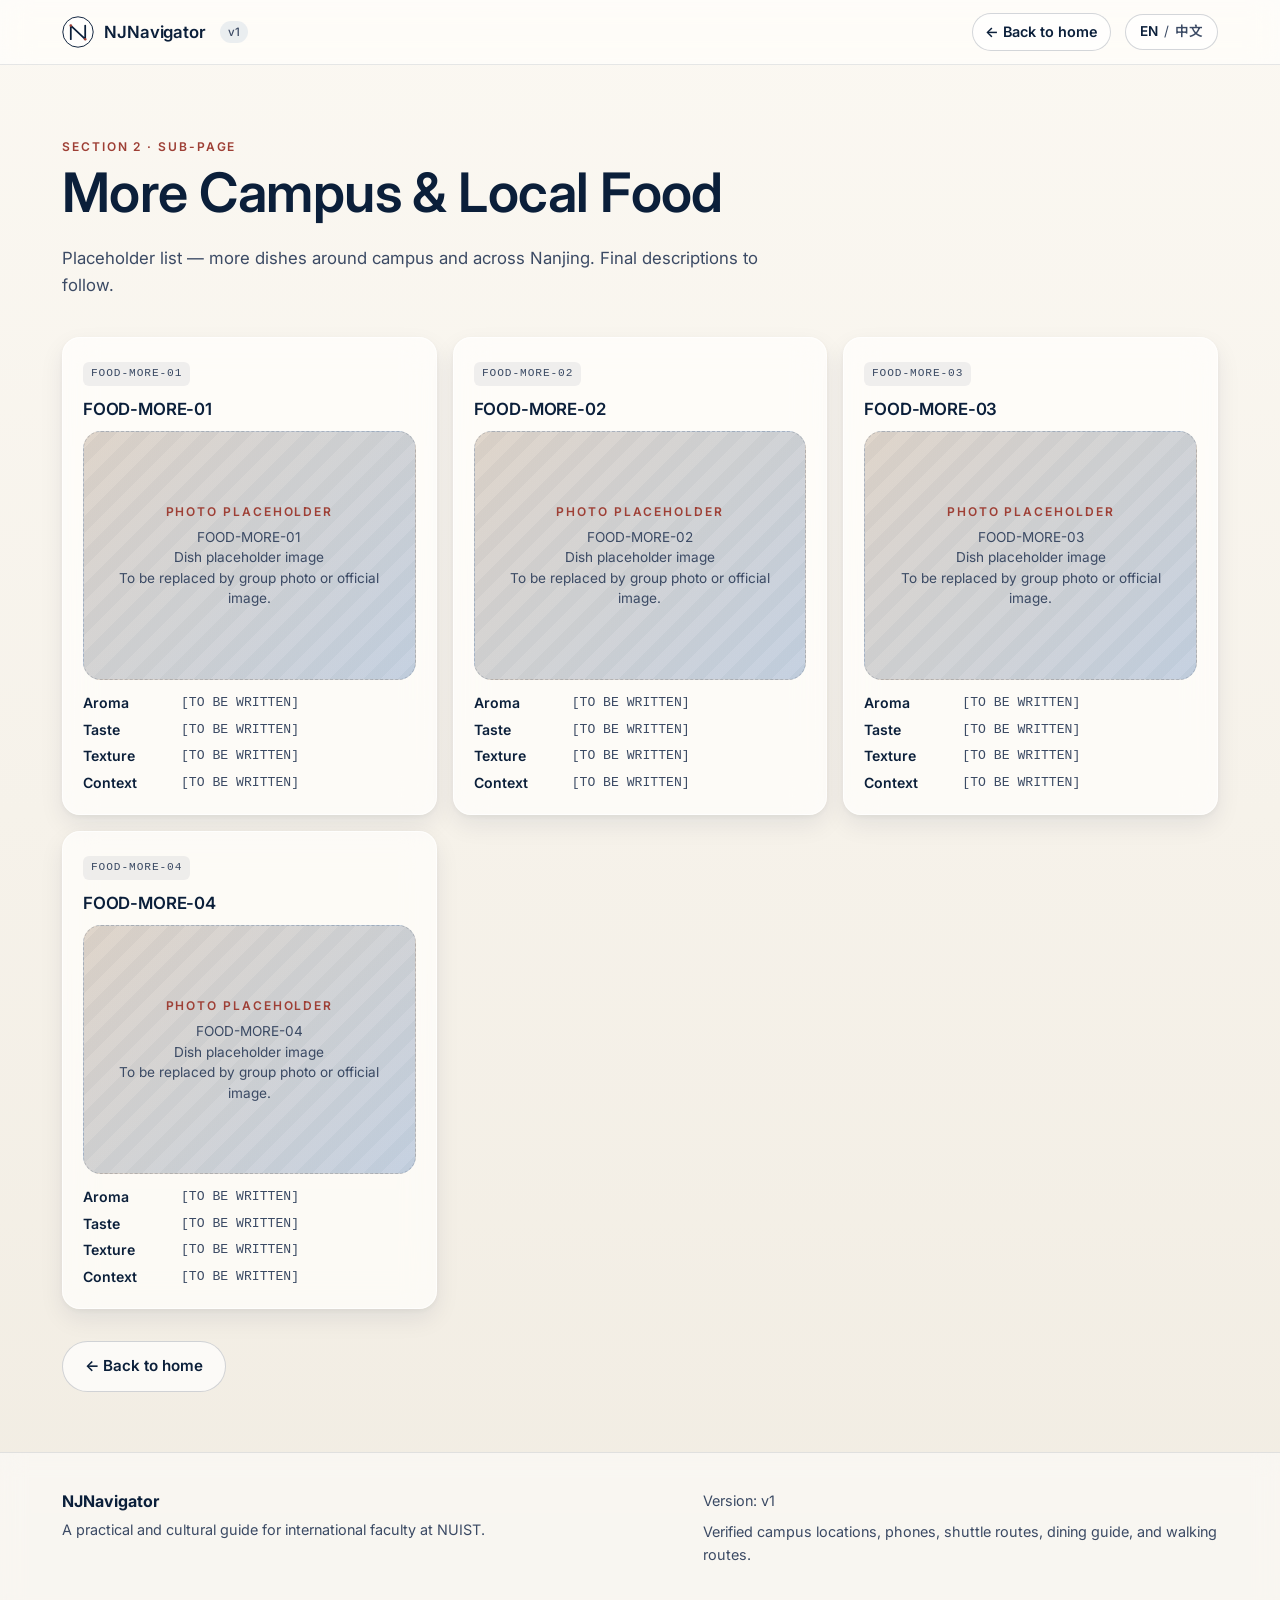
<file: food.html>
<!doctype html>
<html lang="en" data-lang="en">
<head>
  <meta charset="utf-8" />
  <meta name="viewport" content="width=device-width, initial-scale=1, viewport-fit=cover" />
  <meta name="description" content="NJNavigator — More campus and Nanjing food." />
  <title>Food · NJNavigator</title>

  <!-- NJNavigator icons + PWA -->
  <link rel="icon" href="assets/icons/favicon.ico" sizes="any">
  <link rel="icon" type="image/png" sizes="16x16" href="assets/icons/favicon-16x16.png">
  <link rel="icon" type="image/png" sizes="32x32" href="assets/icons/favicon-32x32.png">
  <link rel="icon" type="image/png" sizes="48x48" href="assets/icons/favicon-48x48.png">
  <link rel="apple-touch-icon" sizes="180x180" href="assets/icons/apple-touch-icon.png">
  <link rel="manifest" href="assets/icons/site.webmanifest">
  <meta name="theme-color" content="#ffffff">
  <meta name="application-name" content="NJNavigator">
  <meta name="apple-mobile-web-app-title" content="NJNavigator">
  <meta name="apple-mobile-web-app-capable" content="yes">
  <meta name="mobile-web-app-capable" content="yes">
  <meta name="apple-mobile-web-app-status-bar-style" content="default">
  <meta name="msapplication-config" content="assets/icons/browserconfig.xml">

  <link rel="preconnect" href="https://fonts.googleapis.com" />
  <link rel="preconnect" href="https://fonts.gstatic.com" crossorigin />
  <link href="https://fonts.googleapis.com/css2?family=Inter:wght@400;500;600;700&family=Noto+Sans+SC:wght@400;500;600&display=swap" rel="stylesheet" />
  <link rel="stylesheet" href="css/style.css" />
</head>
<body>
  <div class="bg-texture" aria-hidden="true"></div>

  <header class="site-header subpage-header">
    <div class="container nav-wrap">
      <a href="index.html" class="brand" aria-label="NJNavigator home">
        <span class="brand-mark" aria-hidden="true">
          <svg viewBox="0 0 40 40" width="32" height="32" role="img" aria-label="NJNavigator logo">
            <circle cx="20" cy="20" r="19" fill="rgba(255,255,255,0.6)" stroke="#0B1F3A" stroke-width="1.2"/>
            <path d="M11 29 V12 L29 29 V12" fill="none" stroke="#0B1F3A" stroke-width="2.2" stroke-linecap="round" stroke-linejoin="round"/>
            <circle cx="11" cy="12" r="1.6" fill="#9E3F35"/>
            <circle cx="29" cy="29" r="1.6" fill="#9E3F35"/>
          </svg>
        </span>
        <span class="brand-text">NJNavigator</span>
        <span class="brand-tag">v1</span>
      </a>

      <div class="subpage-nav">
        <a class="back-link" href="index.html" data-i18n="action.back">← Back to home</a>
        <button class="lang-toggle" id="langToggle" aria-label="Switch language">
          <span class="lang-en">EN</span>
          <span class="lang-sep">/</span>
          <span class="lang-zh">中文</span>
        </button>
      </div>
    </div>
  </header>

  <main class="subpage">
    <div class="container">
      <header class="section-head" style="margin-top:48px">
        <p class="eyebrow">Section 2 · Sub-page</p>
        <h1 data-i18n="food.title">More Campus &amp; Local Food</h1>
        <p class="lede" data-i18n="food.lede">Placeholder list — more dishes around campus and across Nanjing. Final descriptions to follow.</p>
      </header>

      <div class="grid grid-3">
        <article class="glass food-card">
          <span class="point-id">FOOD-MORE-01</span>
          <h4 data-i18n="food.more.f1.title">FOOD-MORE-01</h4>
          <div class="img-ph small food-img" data-img="FOOD-MORE-01" data-desc-en="Dish placeholder image" data-desc-zh="菜品占位图"></div>
          <dl class="sensory">
            <dt data-i18n="campus.food.smell">Smell</dt><dd>[TO BE WRITTEN]</dd>
            <dt data-i18n="campus.food.taste">Taste</dt><dd>[TO BE WRITTEN]</dd>
            <dt data-i18n="campus.food.texture">Texture</dt><dd>[TO BE WRITTEN]</dd>
            <dt data-i18n="campus.food.context">Context</dt><dd>[TO BE WRITTEN]</dd>
          </dl>
        </article>
        <article class="glass food-card">
          <span class="point-id">FOOD-MORE-02</span>
          <h4 data-i18n="food.more.f2.title">FOOD-MORE-02</h4>
          <div class="img-ph small food-img" data-img="FOOD-MORE-02" data-desc-en="Dish placeholder image" data-desc-zh="菜品占位图"></div>
          <dl class="sensory">
            <dt data-i18n="campus.food.smell">Smell</dt><dd>[TO BE WRITTEN]</dd>
            <dt data-i18n="campus.food.taste">Taste</dt><dd>[TO BE WRITTEN]</dd>
            <dt data-i18n="campus.food.texture">Texture</dt><dd>[TO BE WRITTEN]</dd>
            <dt data-i18n="campus.food.context">Context</dt><dd>[TO BE WRITTEN]</dd>
          </dl>
        </article>
        <article class="glass food-card">
          <span class="point-id">FOOD-MORE-03</span>
          <h4 data-i18n="food.more.f3.title">FOOD-MORE-03</h4>
          <div class="img-ph small food-img" data-img="FOOD-MORE-03" data-desc-en="Dish placeholder image" data-desc-zh="菜品占位图"></div>
          <dl class="sensory">
            <dt data-i18n="campus.food.smell">Smell</dt><dd>[TO BE WRITTEN]</dd>
            <dt data-i18n="campus.food.taste">Taste</dt><dd>[TO BE WRITTEN]</dd>
            <dt data-i18n="campus.food.texture">Texture</dt><dd>[TO BE WRITTEN]</dd>
            <dt data-i18n="campus.food.context">Context</dt><dd>[TO BE WRITTEN]</dd>
          </dl>
        </article>
        <article class="glass food-card">
          <span class="point-id">FOOD-MORE-04</span>
          <h4 data-i18n="food.more.f4.title">FOOD-MORE-04</h4>
          <div class="img-ph small food-img" data-img="FOOD-MORE-04" data-desc-en="Dish placeholder image" data-desc-zh="菜品占位图"></div>
          <dl class="sensory">
            <dt data-i18n="campus.food.smell">Smell</dt><dd>[TO BE WRITTEN]</dd>
            <dt data-i18n="campus.food.taste">Taste</dt><dd>[TO BE WRITTEN]</dd>
            <dt data-i18n="campus.food.texture">Texture</dt><dd>[TO BE WRITTEN]</dd>
            <dt data-i18n="campus.food.context">Context</dt><dd>[TO BE WRITTEN]</dd>
          </dl>
        </article>
      </div>

      <div style="margin-top:32px">
        <a class="btn btn-ghost" href="index.html" data-i18n="action.back">← Back to home</a>
      </div>
    </div>
  </main>

  <footer class="site-footer">
    <div class="container footer-wrap">
      <div>
        <p class="footer-brand">NJNavigator</p>
        <p data-i18n="footer.tag">A practical and cultural guide for international faculty at NUIST.</p>
      </div>
      <div>
        <p data-i18n="footer.version">Version: v1</p>
        <p data-i18n="footer.note">Display logic in place. Verified content rolling in.</p>
      </div>
    </div>
  </footer>

  <script src="js/main.js" defer></script>
</body>
</html>
</file>
<file: css/style.css>
/* =================================================================
   NJNavigator v0 — stylesheet
   Visual direction: Apple Support + Structured / Duna + university portal
   Mobile-first, glassmorphism on a soft Nanjing-inspired backdrop.
   ================================================================= */

/* ---------- Design tokens ---------- */
:root {
  --navy: #0B1F3A;
  --soft-blue: #6F95BD;
  --brick: #9E3F35;
  --beige: #F4EFE7;
  --glass: rgba(255, 255, 255, 0.68);
  --glass-strong: rgba(255, 255, 255, 0.82);
  --text: #102033;
  --text-soft: #3b4a64;
  --line: rgba(11, 31, 58, 0.10);
  --line-strong: rgba(11, 31, 58, 0.18);
  --shadow-sm: 0 1px 2px rgba(11, 31, 58, 0.05), 0 2px 6px rgba(11, 31, 58, 0.05);
  --shadow-md: 0 10px 24px rgba(11, 31, 58, 0.08), 0 2px 6px rgba(11, 31, 58, 0.05);
  --shadow-lg: 0 24px 60px rgba(11, 31, 58, 0.14);
  --radius-sm: 10px;
  --radius: 18px;
  --radius-lg: 26px;
  --ease: cubic-bezier(.2,.7,.2,1);
  --fs-base: 16px;
  --container: 1200px;
}

/* ---------- Reset ---------- */
*, *::before, *::after { box-sizing: border-box; }
html, body { margin: 0; padding: 0; }
html { scroll-behavior: smooth; -webkit-text-size-adjust: 100%; }
img, svg { display: block; max-width: 100%; }
button { font: inherit; color: inherit; cursor: pointer; border: 0; background: none; }
a { color: inherit; text-decoration: none; }
ul, ol { padding: 0; margin: 0; list-style: none; }

/* ---------- Base ---------- */
body {
  font-family: 'Inter', 'Noto Sans SC', -apple-system, BlinkMacSystemFont, 'Segoe UI', Roboto, Helvetica, Arial, sans-serif;
  font-size: var(--fs-base);
  line-height: 1.6;
  color: var(--text);
  background: linear-gradient(180deg, #FBF8F2 0%, #F1ECE2 100%);
  min-height: 100vh;
  overflow-x: hidden;
}

html[data-lang="zh"] body { font-family: 'Noto Sans SC', 'Inter', system-ui, sans-serif; }

h1, h2, h3, h4, h5 { color: var(--navy); margin: 0 0 .4em; font-weight: 600; letter-spacing: -0.01em; }
h1 { font-size: clamp(2rem, 4vw + 1rem, 3.4rem); line-height: 1.1; }
h2 { font-size: clamp(1.7rem, 2.4vw + .8rem, 2.4rem); line-height: 1.18; }
h3 { font-size: clamp(1.15rem, .6vw + 1rem, 1.4rem); }
h4 { font-size: 1.05rem; }
h5 { font-size: .98rem; }
p  { margin: 0 0 .6em; color: var(--text-soft); }

.eyebrow {
  text-transform: uppercase;
  font-size: 0.75rem;
  letter-spacing: 0.16em;
  color: var(--brick);
  margin: 0 0 .6em;
  font-weight: 600;
}

.container {
  width: 100%;
  max-width: var(--container);
  margin: 0 auto;
  padding: 0 22px;
}

/* ---------- Background texture ---------- */
.bg-texture {
  position: fixed; inset: 0;
  z-index: -1;
  pointer-events: none;
  opacity: 0.85;
}

/* ---------- Header / Navigation ---------- */
.site-header {
  position: sticky; top: 0;
  z-index: 50;
  backdrop-filter: saturate(180%) blur(14px);
  -webkit-backdrop-filter: saturate(180%) blur(14px);
  background: rgba(255, 255, 255, 0.6);
  border-bottom: 1px solid var(--line);
  transition: background .3s var(--ease), box-shadow .3s var(--ease);
}
.site-header.is-scrolled {
  background: rgba(255, 255, 255, 0.82);
  box-shadow: var(--shadow-sm);
}
.nav-wrap {
  display: flex;
  align-items: center;
  justify-content: space-between;
  gap: 16px;
  min-height: 64px;
}
.brand {
  display: inline-flex;
  align-items: center;
  gap: 10px;
  color: var(--navy);
  font-weight: 600;
  font-size: 1.05rem;
  letter-spacing: -0.005em;
}
.brand-mark { display: inline-flex; }
.brand-mark img {
  width: 32px;
  height: 32px;
  border-radius: 8px;
  object-fit: contain;
  display: block;
}
.brand-tag {
  font-size: 0.72rem;
  font-weight: 500;
  color: var(--text-soft);
  background: rgba(111,149,189,0.14);
  padding: 2px 8px;
  border-radius: 999px;
  margin-left: 4px;
}

.primary-nav {
  display: flex;
  align-items: center;
  gap: 18px;
}
.primary-nav ul {
  display: flex;
  gap: 6px;
}
.primary-nav a {
  display: inline-block;
  padding: 8px 12px;
  border-radius: 10px;
  font-size: 0.95rem;
  color: var(--text);
  transition: background .2s var(--ease), color .2s var(--ease);
}
.primary-nav a:hover { background: rgba(11,31,58,0.06); color: var(--navy); }
.primary-nav a.is-active { color: var(--navy); background: rgba(111,149,189,0.18); }

.lang-toggle {
  border: 1px solid var(--line-strong);
  border-radius: 999px;
  padding: 6px 14px;
  font-size: 0.85rem;
  font-weight: 600;
  background: var(--glass);
  display: inline-flex;
  align-items: center;
  gap: 6px;
  transition: all .2s var(--ease);
}
.lang-toggle:hover { background: var(--glass-strong); border-color: var(--navy); }
.lang-toggle .lang-sep { color: var(--text-soft); font-weight: 400; }
html[data-lang="en"] .lang-toggle .lang-en { color: var(--navy); }
html[data-lang="en"] .lang-toggle .lang-zh { color: var(--text-soft); }
html[data-lang="zh"] .lang-toggle .lang-en { color: var(--text-soft); }
html[data-lang="zh"] .lang-toggle .lang-zh { color: var(--navy); }

.nav-toggle {
  display: none;
  width: 38px;
  height: 38px;
  border-radius: 10px;
  border: 1px solid var(--line-strong);
  flex-direction: column;
  justify-content: center;
  align-items: center;
  gap: 4px;
  background: var(--glass);
}
.nav-toggle span {
  display: block;
  width: 18px; height: 2px;
  background: var(--navy);
  border-radius: 2px;
  transition: transform .2s var(--ease), opacity .2s var(--ease);
}
.nav-toggle[aria-expanded="true"] span:nth-child(1) { transform: translateY(6px) rotate(45deg); }
.nav-toggle[aria-expanded="true"] span:nth-child(2) { opacity: 0; }
.nav-toggle[aria-expanded="true"] span:nth-child(3) { transform: translateY(-6px) rotate(-45deg); }

/* ---------- Hero ---------- */
.hero {
  position: relative;
  min-height: 78vh;
  display: flex;
  align-items: flex-end;
  padding: 80px 0 60px;
  overflow: hidden;
}
.hero-carousel {
  position: absolute;
  inset: 0;
  z-index: 0;
}
.hero-slides {
  position: relative;
  width: 100%;
  height: 100%;
}
.hero-slide {
  position: absolute; inset: 0;
  opacity: 0;
  transition: opacity .8s var(--ease);
  background-size: cover;
  background-position: center;
}
.hero-slide.is-active { opacity: 1; }
.hero-slide::before {
  content: "";
  position: absolute; inset: 0;
  background: linear-gradient(180deg, rgba(255,255,255,0.18) 0%, rgba(244,239,231,0.62) 100%);
}
/* Hero per-slide label pill, bottom-right — i18n driven via .hero-label */
.hero-label {
  position: absolute;
  bottom: 24px; right: 24px;
  padding: 8px 14px;
  background: rgba(255,255,255,0.78);
  border: 1px solid var(--line);
  border-radius: 999px;
  font-size: 0.78rem;
  font-weight: 600;
  color: var(--navy);
  letter-spacing: 0.02em;
  max-width: calc(100% - 48px);
  white-space: nowrap;
  overflow: hidden;
  text-overflow: ellipsis;
  z-index: 2;
}

.carousel-arrow {
  position: absolute;
  top: 50%;
  transform: translateY(-50%);
  width: 44px; height: 44px;
  border-radius: 50%;
  background: var(--glass-strong);
  border: 1px solid var(--line);
  box-shadow: var(--shadow-sm);
  font-size: 1.4rem;
  color: var(--navy);
  z-index: 3;
  transition: transform .2s var(--ease), background .2s var(--ease);
}
.carousel-arrow:hover { transform: translateY(-50%) scale(1.06); background: #fff; }
.carousel-arrow.prev { left: 16px; }
.carousel-arrow.next { right: 16px; }

.carousel-dots {
  position: absolute;
  bottom: 18px;
  left: 50%;
  transform: translateX(-50%);
  display: flex;
  gap: 8px;
  z-index: 3;
}
.carousel-dots button {
  width: 8px; height: 8px;
  border-radius: 999px;
  background: rgba(11,31,58,0.25);
  transition: all .2s var(--ease);
}
.carousel-dots button.is-active { background: var(--navy); width: 24px; }

.hero-overlay {
  position: relative;
  z-index: 2;
  width: 100%;
}
.hero-card {
  max-width: 640px;
  padding: 36px 36px 32px;
  border-radius: var(--radius-lg);
}
.hero-title { margin-bottom: 12px; }
.hero-sub {
  font-size: 1.1rem;
  color: var(--text);
  margin-bottom: 24px;
}
.hero-cta {
  display: flex;
  gap: 12px;
  flex-wrap: wrap;
  margin-bottom: 18px;
}
.hero-note {
  font-size: 0.8rem;
  color: var(--text-soft);
  margin: 0;
}

/* ---------- Buttons ---------- */
.btn {
  display: inline-flex;
  align-items: center;
  justify-content: center;
  padding: 12px 22px;
  border-radius: 999px;
  font-weight: 600;
  font-size: 0.95rem;
  transition: transform .2s var(--ease), background .2s var(--ease), box-shadow .2s var(--ease);
  white-space: nowrap;
}
.btn-primary {
  background: var(--navy);
  color: #fff;
  box-shadow: 0 6px 18px rgba(11,31,58,0.22);
}
.btn-primary:hover { transform: translateY(-1px); background: #0d2547; }
.btn-ghost {
  background: rgba(255,255,255,0.7);
  border: 1px solid var(--line-strong);
  color: var(--navy);
}
.btn-ghost:hover { background: #fff; transform: translateY(-1px); }

/* ---------- Glass surface ---------- */
.glass {
  background: var(--glass);
  border: 1px solid rgba(255,255,255,0.7);
  border-radius: var(--radius);
  backdrop-filter: blur(16px) saturate(160%);
  -webkit-backdrop-filter: blur(16px) saturate(160%);
  box-shadow: var(--shadow-md);
}

/* ---------- Sections ---------- */
.section {
  padding: 92px 0;
  position: relative;
}
.section-tinted {
  background: linear-gradient(180deg, rgba(244,239,231,0.55) 0%, rgba(255,255,255,0.0) 100%);
}
.section-story {
  background:
    radial-gradient(1200px 600px at 80% 10%, rgba(111,149,189,0.18) 0%, transparent 60%),
    radial-gradient(800px 500px at 10% 90%, rgba(158,63,53,0.10) 0%, transparent 60%);
}
.section-head {
  max-width: 720px;
  margin: 0 0 38px;
}
.lede {
  font-size: 1.05rem;
  color: var(--text-soft);
}
.subhead {
  margin: 48px 0 18px;
  font-size: 1.25rem;
  color: var(--navy);
}

/* ---------- Grids ---------- */
.grid { display: grid; gap: 16px; }
.grid-2 { grid-template-columns: repeat(2, minmax(0,1fr)); }
.grid-3 { grid-template-columns: repeat(3, minmax(0,1fr)); }
.grid-4 { grid-template-columns: repeat(4, minmax(0,1fr)); }

/* ---------- Cards ---------- */
.card {
  padding: 22px 22px 20px;
  transition: transform .25s var(--ease), box-shadow .25s var(--ease);
  position: relative;
}
.card:hover { transform: translateY(-3px); box-shadow: var(--shadow-lg); }
.card-icon {
  display: inline-flex;
  align-items: center;
  justify-content: center;
  min-width: 60px;
  height: 38px;
  padding: 0 14px;
  border-radius: 12px;
  background: var(--navy);
  color: #fff;
  font-weight: 700;
  letter-spacing: 0.04em;
  margin-bottom: 14px;
}

.app-card {
  padding: 20px;
  text-align: left;
  transition: transform .25s var(--ease), box-shadow .25s var(--ease);
}
.app-card:hover { transform: translateY(-2px); box-shadow: var(--shadow-lg); }
.app-icon {
  width: 46px; height: 46px;
  border-radius: 12px;
  background: linear-gradient(135deg, var(--soft-blue), var(--navy));
  color: #fff;
  display: flex; align-items: center; justify-content: center;
  font-size: 1.3rem;
  font-weight: 600;
  margin-bottom: 12px;
}

.tip { padding: 22px 24px; border-left: 3px solid var(--brick); }

/* ---------- Tags ---------- */
.tag {
  display: inline-block;
  padding: 4px 10px;
  border-radius: 999px;
  font-size: 0.72rem;
  font-weight: 600;
  letter-spacing: 0.04em;
  margin-top: 10px;
}
.tag-ok { background: rgba(91, 145, 95, 0.14); color: #36603a; }
.tag-warn { background: rgba(158, 63, 53, 0.14); color: var(--brick); }

.placeholder-line {
  font-family: 'JetBrains Mono', 'Consolas', monospace;
  font-size: 0.82rem;
  color: var(--text-soft);
  background: rgba(11,31,58,0.05);
  border-radius: 8px;
  padding: 8px 12px;
  margin: 8px 0;
}

/* ---------- Campus points ---------- */
.point-id, .t-id, .map-id {
  display: inline-block;
  font-family: 'JetBrains Mono', 'Consolas', monospace;
  font-size: 0.7rem;
  letter-spacing: 0.08em;
  color: var(--text-soft);
  background: rgba(11,31,58,0.06);
  padding: 3px 8px;
  border-radius: 6px;
  margin-bottom: 10px;
}
.campus-point .bullet, .bullet { padding-left: 0; margin-top: 8px; }
.bullet li {
  position: relative;
  padding-left: 16px;
  font-size: 0.92rem;
  color: var(--text-soft);
  margin-bottom: 4px;
}
.bullet li::before {
  content: "";
  position: absolute;
  left: 0; top: 11px;
  width: 6px; height: 6px;
  background: var(--soft-blue);
  border-radius: 50%;
}

/* ---------- Food cards ---------- */
.food-card { padding: 20px; }
.sensory {
  margin: 8px 0 0;
  display: grid;
  grid-template-columns: 86px 1fr;
  gap: 4px 12px;
  font-size: 0.88rem;
}
.sensory dt { color: var(--navy); font-weight: 600; }
.sensory dd { margin: 0; color: var(--text-soft); font-family: 'JetBrains Mono', 'Consolas', monospace; font-size: 0.82rem; }

/* ---------- Image placeholder ---------- */
.img-ph {
  position: relative;
  aspect-ratio: 16 / 9;
  border-radius: var(--radius);
  background:
    repeating-linear-gradient(135deg, rgba(11,31,58,0.04) 0 12px, rgba(11,31,58,0.07) 12px 24px),
    linear-gradient(135deg, #e8ddd0, #cdd9e8);
  border: 1px dashed var(--line-strong);
  display: flex;
  flex-direction: column;
  align-items: center;
  justify-content: center;
  text-align: center;
  padding: 18px;
  color: var(--navy);
  overflow: hidden;
}
.img-ph::before {
  content: "Photo Placeholder";
  font-size: 0.75rem;
  letter-spacing: 0.16em;
  text-transform: uppercase;
  color: var(--brick);
  font-weight: 600;
  margin-bottom: 6px;
}
.img-ph::after {
  content: attr(data-img) "\A" attr(data-desc-en) "\A To be replaced by group photo or official image.";
  white-space: pre-line;
  font-size: 0.85rem;
  color: var(--text-soft);
  line-height: 1.5;
  max-width: 30ch;
}
html[data-lang="zh"] .img-ph::before { content: "图片占位"; }
html[data-lang="zh"] .img-ph::after {
  content: attr(data-img) "\A" attr(data-desc-zh) "\A 后续将由小组照片或官方图片替换。";
}
.img-ph.small { aspect-ratio: 4 / 3; margin-bottom: 14px; }

/* ---------- Map embed ---------- */
.map-embed {
  position: relative;
  width: 100%;
  border-radius: var(--radius);
  overflow: hidden;
  background: rgba(255,255,255,0.5);
  border: 1px solid var(--line);
  box-shadow: var(--shadow-sm);
}
.map-placeholder {
  aspect-ratio: 16 / 7;
  display: flex;
  flex-direction: column;
  align-items: center;
  justify-content: center;
  padding: 24px;
  text-align: center;
  background:
    repeating-linear-gradient(90deg, rgba(111,149,189,0.05) 0 18px, rgba(111,149,189,0.10) 18px 36px),
    repeating-linear-gradient(0deg, rgba(111,149,189,0.05) 0 18px, rgba(111,149,189,0.10) 18px 36px);
}
.map-placeholder p { color: var(--text-soft); font-size: 0.95rem; margin: 0; }
.route-card .map-embed { margin-top: 16px; }
.route-card .map-placeholder { aspect-ratio: 16 / 9; }

/* ---------- Timeline ---------- */
.timeline {
  position: relative;
  display: grid;
  grid-template-columns: repeat(3, 1fr);
  gap: 18px;
  margin-top: 8px;
}
.timeline::before {
  content: "";
  position: absolute;
  top: 28px;
  left: 6%;
  right: 6%;
  height: 2px;
  background: linear-gradient(90deg, var(--soft-blue), var(--brick));
  opacity: 0.4;
  z-index: 0;
}
.timeline-item {
  position: relative;
  padding: 22px 20px;
  background: var(--glass);
  border-radius: var(--radius);
  border: 1px solid rgba(255,255,255,0.7);
  box-shadow: var(--shadow-sm);
}
.timeline-item::before {
  content: "";
  position: absolute;
  top: -8px; left: 22px;
  width: 16px; height: 16px;
  background: #fff;
  border: 2px solid var(--brick);
  border-radius: 50%;
  box-shadow: 0 0 0 4px rgba(158,63,53,0.10);
}

/* ---------- Deep dive ---------- */
.deepdive { padding: 24px; }

/* ---------- Routes ---------- */
.route-card { padding: 24px; }
.route-card header { margin-bottom: 14px; }
.steps { display: grid; gap: 12px; }
.steps li {
  position: relative;
  padding: 14px 16px 14px 44px;
  background: rgba(255,255,255,0.55);
  border-radius: var(--radius-sm);
  border: 1px solid var(--line);
  counter-increment: step;
}
.steps { counter-reset: step; }
.steps li::before {
  content: counter(step);
  position: absolute;
  left: 14px; top: 14px;
  width: 22px; height: 22px;
  border-radius: 50%;
  background: var(--navy);
  color: #fff;
  display: flex; align-items: center; justify-content: center;
  font-size: 0.78rem;
  font-weight: 700;
}
.steps p { margin: 2px 0; font-size: 0.88rem; }

/* v2.3: phrase grid, references list, and QR card styles removed —
   the Appendix is now a single card opening a Q&A modal flow. */

/* ---------- Footer ---------- */
.site-footer {
  border-top: 1px solid var(--line);
  padding: 36px 0 48px;
  background: rgba(255,255,255,0.5);
  backdrop-filter: blur(12px);
}
.footer-wrap {
  display: grid;
  grid-template-columns: 1.2fr 1fr;
  gap: 22px;
  font-size: 0.9rem;
  color: var(--text-soft);
}
.footer-brand { color: var(--navy); font-weight: 700; margin: 0 0 4px; font-size: 1rem; }

/* ---------- Reveal on scroll ---------- */
.reveal {
  opacity: 0;
  transform: translateY(18px);
  transition: opacity .8s var(--ease), transform .8s var(--ease);
}
.reveal.is-in { opacity: 1; transform: translateY(0); }

/* ---------- Language fade ---------- */
.lang-fading [data-i18n] { transition: opacity .25s ease; opacity: 0.1; }
[data-i18n] { transition: opacity .35s ease; }

/* ---------- Responsive ---------- */
@media (max-width: 960px) {
  .grid-4 { grid-template-columns: repeat(2, minmax(0,1fr)); }
  .grid-3 { grid-template-columns: repeat(2, minmax(0,1fr)); }
  .timeline { grid-template-columns: 1fr; }
  .timeline::before { display: none; }
  .footer-wrap { grid-template-columns: 1fr; }
}

@media (max-width: 720px) {
  .nav-toggle { display: flex; }
  .primary-nav {
    position: absolute;
    top: 64px; left: 0; right: 0;
    background: rgba(255,255,255,0.96);
    backdrop-filter: blur(20px);
    flex-direction: column;
    align-items: stretch;
    gap: 0;
    padding: 12px 18px 18px;
    border-bottom: 1px solid var(--line);
    transform: translateY(-12px);
    opacity: 0;
    pointer-events: none;
    transition: opacity .25s var(--ease), transform .25s var(--ease);
  }
  .primary-nav.is-open {
    opacity: 1; transform: translateY(0); pointer-events: auto;
  }
  .primary-nav ul {
    flex-direction: column;
    gap: 2px;
    margin-bottom: 10px;
  }
  .primary-nav a { padding: 12px 14px; font-size: 1rem; }
  .lang-toggle { align-self: flex-start; }

  .section { padding: 64px 0; }
  .hero { min-height: 70vh; padding: 56px 0 40px; }
  .hero-card { padding: 26px 22px; }
  .grid-2, .grid-3, .grid-4 { grid-template-columns: 1fr; }
  .carousel-arrow { width: 38px; height: 38px; }
  .sensory { grid-template-columns: 70px 1fr; }
  .brand-tag { display: none; }
}

@media (max-width: 420px) {
  .hero-cta .btn { flex: 1 1 auto; }
  h1 { font-size: 1.8rem; }
  h2 { font-size: 1.5rem; }
}

@media (prefers-reduced-motion: reduce) {
  *, *::before, *::after {
    animation-duration: 0.01ms !important;
    transition-duration: 0.01ms !important;
  }
  html { scroll-behavior: auto; }
}

/* =================================================================
   v1 — display logic and interaction layer
   ================================================================= */

/* ---------- App-icon PNGs (Essential Apps) ---------- */
.app-icon.app-icon-img {
  background: rgba(255,255,255,0.85);
  padding: 6px;
  width: 56px;
  height: 56px;
}
.app-icon.app-icon-img img {
  width: 100%; height: 100%;
  object-fit: contain;
  border-radius: 8px;
}
.app-icon-fallback {
  display: flex; align-items: center; justify-content: center;
  width: 100%; height: 100%;
  border-radius: 8px;
  background: linear-gradient(135deg, var(--soft-blue), var(--navy));
  color: #fff;
  font-weight: 700;
  font-size: 1.3rem;
}

/* ---------- Clickable cards / map links ---------- */
.clickable {
  cursor: pointer;
  text-align: left;
  width: 100%;
  font-family: inherit;
  color: inherit;
  display: block;
}
.clickable:hover { transform: translateY(-3px); box-shadow: var(--shadow-lg); }
.clickable:focus-visible {
  outline: 2px solid var(--navy);
  outline-offset: 3px;
}
.card-go {
  display: inline-block;
  margin-top: 12px;
  font-size: 0.82rem;
  font-weight: 600;
  color: var(--brick);
  letter-spacing: 0.02em;
}
button.clickable { background: var(--glass); }
a.clickable { color: inherit; text-decoration: none; }

.map-link {
  display: block;
  width: 100%;
  cursor: pointer;
  text-align: inherit;
  font-family: inherit;
  color: inherit;
  border: 1px solid var(--line);
  transition: transform .2s var(--ease), box-shadow .2s var(--ease);
}
.map-link:hover {
  transform: translateY(-2px);
  box-shadow: var(--shadow-md);
}
.map-cta {
  margin-top: 10px !important;
  color: var(--brick);
  font-weight: 600;
  font-size: 0.88rem;
}

/* ---------- Bus card accent ---------- */
.card-bus {
  background: linear-gradient(180deg, rgba(111,149,189,0.18), rgba(255,255,255,0.68));
}

/* ---------- Food images inside cards ---------- */
.food-card .food-img { margin: 8px 0 12px; aspect-ratio: 4 / 3; }

/* ---------- Show More cards ---------- */
.showmore-card {
  display: flex;
  flex-direction: column;
  align-items: flex-start;
  justify-content: center;
  text-align: left;
  background:
    linear-gradient(180deg, rgba(158,63,53,0.10), rgba(255,255,255,0.68));
  border: 1px dashed rgba(158,63,53,0.45);
  min-height: 180px;
  transition: transform .25s var(--ease), box-shadow .25s var(--ease);
}
.showmore-card:hover { transform: translateY(-3px); box-shadow: var(--shadow-lg); }
.showmore-mark {
  font-size: 2.4rem;
  line-height: 1;
  color: var(--brick);
  font-weight: 300;
  margin-bottom: 6px;
}

.btn-sm { padding: 8px 14px; font-size: 0.85rem; }
.showmore-btn { margin-top: 10px; }

/* ---------- Story timeline triggers ---------- */
.timeline li { list-style: none; }
.timeline-item.clickable {
  width: 100%;
  text-align: left;
  cursor: pointer;
  transition: transform .25s var(--ease), box-shadow .25s var(--ease);
}
.timeline-item.clickable:hover { transform: translateY(-3px); box-shadow: var(--shadow-md); }

/* ---------- Deep-dive card deck ---------- */
.deck {
  position: relative;
  margin-top: 30px;
  padding: 0 56px;
}
.deck-viewport {
  overflow: hidden;
  border-radius: var(--radius);
}
.deck-track {
  display: flex;
  transition: transform .55s var(--ease);
  will-change: transform;
}
.deck-group {
  flex: 0 0 100%;
  display: grid;
  grid-template-columns: 1fr 1fr;
  gap: 16px;
}
.deck-arrow {
  position: absolute;
  top: 50%;
  transform: translateY(-50%);
  width: 44px; height: 44px;
  border-radius: 50%;
  background: var(--glass-strong);
  border: 1px solid var(--line);
  box-shadow: var(--shadow-sm);
  font-size: 1.4rem;
  color: var(--navy);
  z-index: 3;
  transition: transform .2s var(--ease), background .2s var(--ease);
}
.deck-arrow:hover { transform: translateY(-50%) scale(1.06); background: #fff; }
.deck-arrow.prev { left: 4px; }
.deck-arrow.next { right: 4px; }
.deck-dots {
  display: flex;
  justify-content: center;
  gap: 8px;
  margin-top: 14px;
}
.deck-dots button {
  width: 8px; height: 8px;
  border-radius: 999px;
  background: rgba(11,31,58,0.25);
  transition: all .2s var(--ease);
}
.deck-dots button.is-active { background: var(--navy); width: 24px; }
.deepdive-cat {
  display: inline-block;
  font-size: 0.7rem;
  letter-spacing: 0.12em;
  text-transform: uppercase;
  padding: 3px 9px;
  border-radius: 999px;
  background: rgba(111,149,189,0.18);
  color: var(--navy);
  margin-bottom: 6px;
  font-weight: 600;
}
.deepdive-sub {
  font-size: 0.9rem;
  color: var(--text-soft);
  margin-top: -4px;
  margin-bottom: 8px;
  font-style: italic;
}

/* ---------- Route galleries ---------- */
.route-gallery {
  position: relative;
  margin-bottom: 14px;
}
.route-slides {
  position: relative;
  aspect-ratio: 4 / 3;
  border-radius: var(--radius);
  overflow: hidden;
}
.route-slide {
  position: absolute; inset: 0;
  margin: 0;
  opacity: 0;
  transition: opacity .5s var(--ease);
  border-radius: var(--radius);
}
.route-slide.is-active { opacity: 1; position: absolute; }
.route-slide.img-ph.small { aspect-ratio: 4 / 3; margin: 0; }
.gallery-arrow {
  position: absolute;
  top: 50%;
  transform: translateY(-50%);
  width: 36px; height: 36px;
  border-radius: 50%;
  background: rgba(255,255,255,0.82);
  border: 1px solid var(--line);
  color: var(--navy);
  font-size: 1.2rem;
  box-shadow: var(--shadow-sm);
  z-index: 3;
  transition: transform .2s var(--ease);
}
.gallery-arrow:hover { transform: translateY(-50%) scale(1.06); }
.gallery-arrow.prev { left: 8px; }
.gallery-arrow.next { right: 8px; }
.gallery-dots {
  position: absolute;
  bottom: 10px; left: 50%;
  transform: translateX(-50%);
  display: flex;
  gap: 6px;
  z-index: 3;
}
.gallery-dots button {
  width: 7px; height: 7px;
  border-radius: 999px;
  background: rgba(11,31,58,0.30);
  transition: all .2s var(--ease);
}
.gallery-dots button.is-active { background: var(--navy); width: 20px; }

/* v2.3: QR card stack styles removed. */

/* ---------- Modal system ---------- */
.modal-root {
  position: fixed; inset: 0;
  z-index: 100;
  display: flex;
  align-items: center;
  justify-content: center;
  padding: 24px;
  padding-top: max(24px, env(safe-area-inset-top, 0px));
  padding-bottom: max(24px, env(safe-area-inset-bottom, 0px));
}
.modal-root[hidden] { display: none; }
.modal-overlay {
  position: absolute; inset: 0;
  background: rgba(11,31,58,0.45);
  backdrop-filter: blur(4px);
  -webkit-backdrop-filter: blur(4px);
  animation: modalFade .25s var(--ease);
}
.modal-dialog {
  position: relative;
  width: min(560px, 100%);
  max-height: min(86vh, calc(100dvh - 48px - env(safe-area-inset-top, 0px) - env(safe-area-inset-bottom, 0px)));
  overflow: auto;
  -webkit-overflow-scrolling: touch;
  overscroll-behavior: contain;
  padding: 28px 28px 22px;
  padding-bottom: max(22px, env(safe-area-inset-bottom, 0px));
  border-radius: var(--radius-lg);
  background: rgba(255,255,255,0.94);
  box-shadow: var(--shadow-lg);
  animation: modalRise .3s var(--ease);
}
.modal-close {
  position: absolute;
  top: 12px; right: 14px;
  width: 34px; height: 34px;
  border-radius: 50%;
  font-size: 1.4rem;
  color: var(--navy);
  background: rgba(11,31,58,0.06);
  transition: background .2s var(--ease);
}
.modal-close:hover { background: rgba(11,31,58,0.12); }
.modal-title {
  margin: 0 0 12px;
  padding-right: 36px;
}
.modal-body { color: var(--text-soft); font-size: 0.95rem; line-height: 1.65; }
.modal-body p { margin: 0 0 10px; }

@keyframes modalFade { from { opacity: 0 } to { opacity: 1 } }
@keyframes modalRise { from { opacity: 0; transform: translateY(8px) scale(.98) } to { opacity: 1; transform: none } }

body.modal-open { overflow: hidden; }

/* ---------- Restaurant list inside modal ---------- */
.restaurant-list { display: grid; gap: 10px; margin: 6px 0 0; }
.restaurant-item {
  display: grid;
  grid-template-columns: 1fr auto;
  gap: 10px;
  align-items: center;
  padding: 12px 14px;
  border-radius: var(--radius-sm);
  background: rgba(111,149,189,0.10);
  border: 1px solid var(--line);
}
.restaurant-item .r-name { font-weight: 600; color: var(--navy); margin: 0 0 2px; }
.restaurant-item .r-addr { font-size: 0.85rem; color: var(--text-soft); margin: 0; }
.restaurant-item .btn-go {
  padding: 8px 14px;
  border-radius: 999px;
  background: var(--navy);
  color: #fff;
  font-weight: 600;
  font-size: 0.82rem;
  transition: transform .2s var(--ease), background .2s var(--ease);
}
.restaurant-item .btn-go:hover { transform: translateY(-1px); background: #0d2547; }

/* ---------- v1 subpage header ---------- */
.subpage-header .subpage-nav {
  display: flex;
  align-items: center;
  gap: 14px;
}
.back-link {
  font-size: 0.9rem;
  font-weight: 600;
  color: var(--navy);
  padding: 6px 12px;
  border-radius: 999px;
  border: 1px solid var(--line-strong);
  background: var(--glass);
  transition: background .2s var(--ease), border-color .2s var(--ease);
}
.back-link:hover { background: var(--glass-strong); border-color: var(--navy); }
.subpage { padding: 24px 0 60px; }

.modal-intro {
  font-size: 0.9rem;
  color: var(--text-soft);
  margin: 0 0 12px;
  padding: 10px 12px;
  background: rgba(111,149,189,0.10);
  border-radius: var(--radius-sm);
  border-left: 3px solid var(--soft-blue);
}

/* ---------- Responsive overrides for v1 components ---------- */
@media (max-width: 720px) {
  .deck { padding: 0 40px; }
  .deck-group { grid-template-columns: 1fr; }
  .restaurant-item { grid-template-columns: 1fr; }
  .restaurant-item .btn-go { justify-self: start; }
  .app-icon.app-icon-img { width: 52px; height: 52px; }
}

/* =================================================================
   v2.1 — info fill (Amap jumps, option popups, phone display)
   ================================================================= */

/* ---------- Phone display on survival cards ---------- */
.phone-line {
  margin: 8px 0 4px;
  font-size: 0.95rem;
  color: var(--navy);
  font-weight: 500;
}
.phone-line .phone-num {
  font-family: 'JetBrains Mono', 'Consolas', monospace;
  font-weight: 600;
  color: var(--navy);
  letter-spacing: 0.02em;
}

/* ---------- Option-chooser popup (Waterford / Canteen / Main Gate) ---------- */
.option-list {
  display: grid;
  gap: 10px;
  margin: 6px 0 0;
}
.option-item {
  display: grid;
  grid-template-columns: 1fr auto;
  gap: 12px;
  align-items: center;
  padding: 12px 14px;
  border-radius: var(--radius-sm);
  background: rgba(111,149,189,0.10);
  border: 1px solid var(--line);
  cursor: pointer;
  text-align: left;
  font-family: inherit;
  color: inherit;
  transition: background .2s var(--ease), transform .2s var(--ease);
}
.option-item:hover {
  background: rgba(111,149,189,0.20);
  transform: translateY(-1px);
}
.option-item:focus-visible {
  outline: 2px solid var(--navy);
  outline-offset: 2px;
}
.option-label {
  font-weight: 600;
  color: var(--navy);
  font-size: 0.95rem;
}
.option-go {
  font-size: 0.78rem;
  font-weight: 600;
  color: var(--brick);
  white-space: nowrap;
}

/* ---------- Mobile: option popup as bottom-sheet so it never overflows ---------- */
@media (max-width: 720px) {
  .option-item { grid-template-columns: 1fr; gap: 4px; }
  .option-go { justify-self: start; }
}

/* ---------- Section 2: NUIST campus map image card ---------- */
.map-image-card {
  padding: 0;
  background: var(--glass);
}
.map-image-figure {
  margin: 0;
  position: relative;
  border-radius: var(--radius);
  overflow: hidden;
}
.map-image-figure img {
  display: block;
  width: 100%;
  height: auto;
  aspect-ratio: 24 / 10;
  object-fit: cover;
  object-position: center;
  transition: transform .5s var(--ease);
}
.map-image-card:hover .map-image-figure img {
  transform: scale(1.015);
}
.map-image-caption {
  position: absolute;
  left: 0; right: 0; bottom: 0;
  display: flex;
  align-items: center;
  justify-content: space-between;
  gap: 12px;
  padding: 12px 18px;
  background: linear-gradient(180deg, rgba(11,31,58,0) 0%, rgba(11,31,58,0.55) 100%);
  color: #fff;
}
.map-image-title {
  font-weight: 600;
  font-size: 0.98rem;
  letter-spacing: 0.01em;
  text-shadow: 0 1px 2px rgba(0,0,0,0.4);
}
.map-image-cta {
  font-size: 0.85rem;
  font-weight: 600;
  color: #fff;
  background: rgba(255,255,255,0.18);
  padding: 6px 12px;
  border-radius: 999px;
  white-space: nowrap;
  backdrop-filter: blur(6px);
  -webkit-backdrop-filter: blur(6px);
}
@media (max-width: 720px) {
  .map-image-figure img { aspect-ratio: 16 / 10; }
  .map-image-caption {
    flex-direction: column;
    align-items: flex-start;
    gap: 6px;
    padding: 10px 14px 12px;
  }
  .map-image-cta { font-size: 0.78rem; padding: 5px 10px; }
}

/* ---------- Bus modal: route cards with stop sequence ---------- */
.bus-routes {
  display: grid;
  gap: 14px;
  margin-top: 4px;
}
.bus-route {
  padding: 14px 16px 16px;
  border-radius: var(--radius-sm);
  background: rgba(111,149,189,0.10);
  border: 1px solid var(--line);
}
.bus-route-head {
  display: flex;
  align-items: baseline;
  justify-content: space-between;
  gap: 10px;
  margin-bottom: 10px;
  flex-wrap: wrap;
}
.bus-route-name {
  margin: 0;
  font-size: 1.05rem;
  color: var(--navy);
}
.bus-route-desc {
  font-size: 0.82rem;
  color: var(--brick);
  font-weight: 600;
  letter-spacing: 0.02em;
}
.bus-route-stops-label {
  margin: 0 0 6px;
  font-size: 0.78rem;
  letter-spacing: 0.08em;
  text-transform: uppercase;
  color: var(--text-soft);
  font-weight: 600;
}
.bus-route-stops {
  display: flex;
  flex-wrap: wrap;
  gap: 6px 10px;
  margin: 0;
  padding: 0;
  list-style: none;
}
.bus-stop {
  position: relative;
  padding: 6px 12px 6px 14px;
  background: #fff;
  border: 1px solid var(--line);
  border-radius: 999px;
  font-size: 0.88rem;
  color: var(--navy);
  line-height: 1.3;
}
.bus-route-stops .bus-stop + .bus-stop::before {
  content: "→";
  position: absolute;
  left: -10px; top: 50%;
  transform: translateY(-50%);
  color: var(--soft-blue);
  font-weight: 700;
  font-size: 0.9rem;
}
@media (max-width: 720px) {
  .bus-route { padding: 12px 14px 14px; }
  .bus-stop { font-size: 0.82rem; padding: 5px 10px 5px 12px; }
  .bus-route-name { font-size: 0.98rem; }
}

/* ---------- v2.2 mobile polish ---------- */
@media (max-width: 720px) {
  .hero-label {
    bottom: 64px; /* above carousel dots so they don't overlap */
    right: 14px;
    padding: 6px 12px;
    font-size: 0.72rem;
  }
  .modal-dialog {
    padding: 22px 20px 18px;
    padding-bottom: max(18px, env(safe-area-inset-bottom, 0px));
  }
  .modal-close {
    width: 38px; height: 38px;
    font-size: 1.5rem;
    top: 10px; right: 10px;
  }
  .modal-title { padding-right: 44px; font-size: 1.15rem; }

  /* Survival cards: phone line + cta stay readable */
  .phone-line { font-size: 0.92rem; word-break: keep-all; }
  .card-go { font-size: 0.8rem; }
}

/* iOS Safari home-indicator: keep footer + sticky header off the safe area */
.site-footer {
  padding-bottom: max(48px, env(safe-area-inset-bottom, 0px));
}

/* =================================================================
   v2.3 — Appendix Q&A modal flow + footer TEL line
   ================================================================= */

/* ---------- Appendix main card ---------- */
.appendix-card {
  display: block;
  width: 100%;
  text-align: left;
  padding: 26px 26px 22px;
  position: relative;
  background:
    linear-gradient(160deg, rgba(158,63,53,0.10), rgba(255,255,255,0.65));
  border: 1px solid rgba(255,255,255,0.7);
}
.appendix-card h3 { margin-bottom: 8px; }
.appendix-card-mark {
  display: inline-flex;
  align-items: center;
  justify-content: center;
  width: 44px; height: 44px;
  border-radius: 14px;
  background: var(--navy);
  color: #fff;
  font-family: 'Noto Serif SC', 'Inter', serif;
  font-weight: 700;
  font-size: 1.4rem;
  margin-bottom: 12px;
  letter-spacing: 0.04em;
}

/* ---------- Q&A pill list (level 1) ---------- */
.qa-pill-list {
  display: flex;
  flex-wrap: wrap;
  gap: 10px;
  margin-top: 8px;
}
.qa-pill {
  display: inline-flex;
  align-items: center;
  gap: 8px;
  padding: 10px 16px 10px 12px;
  border-radius: 999px;
  background: rgba(255,255,255,0.85);
  border: 1px solid var(--line-strong);
  color: var(--navy);
  font-family: inherit;
  font-size: 0.92rem;
  font-weight: 500;
  text-align: left;
  cursor: pointer;
  transition: background .2s var(--ease), transform .2s var(--ease), border-color .2s var(--ease);
  max-width: 100%;
}
.qa-pill:hover {
  background: rgba(111,149,189,0.16);
  border-color: var(--navy);
  transform: translateY(-1px);
}
.qa-pill:focus-visible {
  outline: 2px solid var(--navy);
  outline-offset: 2px;
}
.qa-pill-num {
  display: inline-flex;
  align-items: center;
  justify-content: center;
  min-width: 28px;
  height: 22px;
  padding: 0 6px;
  border-radius: 999px;
  background: var(--navy);
  color: #fff;
  font-family: 'JetBrains Mono','Consolas',monospace;
  font-size: 0.7rem;
  font-weight: 700;
  letter-spacing: 0.04em;
}
.qa-pill-text { flex: 1 1 auto; line-height: 1.3; }

/* ---------- Back button inside detail level ---------- */
.modal-back {
  display: inline-flex;
  align-items: center;
  gap: 6px;
  margin: -6px 0 14px;
  padding: 8px 14px;
  border-radius: 999px;
  background: rgba(11,31,58,0.06);
  border: 1px solid var(--line);
  color: var(--navy);
  font-weight: 600;
  font-size: 0.85rem;
  cursor: pointer;
  transition: background .2s var(--ease);
}
.modal-back:hover { background: rgba(11,31,58,0.12); }
.modal-back:focus-visible { outline: 2px solid var(--navy); outline-offset: 2px; }

/* Reserve space for Back button so the title doesn't bump on level 2 */
.modal-dialog.has-back .modal-title { margin-top: 2px; }

/* ---------- Q&A detail rows (level 2) ---------- */
.qa-detail {
  display: grid;
  gap: 12px;
  margin-top: 4px;
}
.qa-row {
  display: grid;
  gap: 4px;
  padding: 12px 14px;
  border-radius: var(--radius-sm);
  background: rgba(111,149,189,0.10);
  border: 1px solid var(--line);
}
.qa-row-label {
  font-size: 0.72rem;
  letter-spacing: 0.10em;
  text-transform: uppercase;
  font-weight: 700;
  color: var(--text-soft);
}
.qa-row-value { color: var(--navy); }
.qa-phrase {
  font-family: 'Noto Serif SC','Noto Sans SC', serif;
  font-size: 1.7rem;
  font-weight: 700;
  letter-spacing: 0.02em;
  line-height: 1.25;
  color: var(--navy);
}
.qa-pinyin {
  font-size: 1.05rem;
  font-weight: 500;
  color: var(--text);
  font-style: italic;
}
.qa-translation { font-size: 1.05rem; font-weight: 600; }
.qa-when {
  margin: 0;
  font-size: 0.95rem;
  color: var(--text-soft);
  line-height: 1.6;
}

/* ---------- Footer TEL line ---------- */
.footer-tel {
  border-top: 1px dashed var(--line);
  margin-top: 22px;
  padding-top: 18px;
  text-align: center;
}
.footer-tel p {
  margin: 0;
  font-size: 0.95rem;
  color: var(--navy);
  font-weight: 500;
}
.footer-tel-label {
  font-family: 'JetBrains Mono','Consolas',monospace;
  font-weight: 700;
  letter-spacing: 0.08em;
}
.footer-tel-num {
  font-family: 'JetBrains Mono','Consolas',monospace;
  font-weight: 600;
  color: var(--brick);
  letter-spacing: 0.02em;
  margin-left: 2px;
}
.footer-tel-num:hover { text-decoration: underline; }
.footer-credit {
  margin: 6px 0 0;
  font-size: 0.78rem;
  color: var(--text-soft);
  letter-spacing: 0.06em;
  font-style: italic;
  text-align: center;
}

/* ---------- Mobile polish for Section 5 ---------- */
@media (max-width: 720px) {
  .appendix-card { padding: 22px 20px 18px; }
  .appendix-card-mark { width: 40px; height: 40px; font-size: 1.25rem; }
  .qa-pill { font-size: 0.88rem; padding: 10px 14px 10px 10px; }
  .qa-pill-num { min-width: 26px; font-size: 0.66rem; }
  .qa-phrase { font-size: 1.45rem; }
  .qa-pinyin { font-size: 1rem; }
  .qa-translation { font-size: 1rem; }
  .footer-tel { margin-top: 18px; padding-top: 14px; }
  .footer-tel p { font-size: 0.9rem; }
}

/* =================================================================
   v2.4 — Dining Guide + Welcome intro overlay + hero card close
   ================================================================= */

/* ---------- Dining home cards (two real dishes + Show More) ---------- */
.dish-card {
  padding: 0;
  display: flex;
  flex-direction: column;
  overflow: hidden;
}
.dish-card h4 { margin: 0; padding: 14px 16px 4px; }
.dish-card .sensory { padding: 0 16px 16px; }
.dish-img-wrap {
  width: 100%;
  aspect-ratio: 4 / 3;
  overflow: hidden;
  background: #e8ddd0;
}
.dish-img-wrap img {
  width: 100%; height: 100%;
  object-fit: cover;
  object-position: center;
  display: block;
  transition: transform .5s var(--ease);
}
.dish-card:hover .dish-img-wrap img { transform: scale(1.03); }

/* Show More keeps its dashed brick style from v1, just match height. */
.showmore-card {
  text-align: left;
  width: 100%;
  cursor: pointer;
}

/* ---------- Dining Show More modal: 8 mini dish cards ---------- */
.dining-more-list {
  display: grid;
  grid-template-columns: repeat(2, minmax(0, 1fr));
  gap: 14px;
  margin-top: 4px;
}
.dish-card-mini {
  background: rgba(255,255,255,0.65);
  border: 1px solid var(--line);
  border-radius: var(--radius-sm);
  overflow: hidden;
  display: flex;
  flex-direction: column;
}
.dish-card-mini .dish-img-wrap { aspect-ratio: 4 / 3; }
.dish-card-mini .dish-mini-body {
  padding: 10px 12px 12px;
}
.dish-card-mini h5 {
  margin: 0 0 6px;
  font-size: 0.98rem;
  color: var(--navy);
}
.dish-card-mini .sensory {
  grid-template-columns: 56px 1fr;
  font-size: 0.82rem;
  gap: 2px 10px;
}
.dish-card-mini .sensory dd { font-size: 0.78rem; }
@media (max-width: 720px) {
  .dining-more-list { grid-template-columns: 1fr; }
}

/* ---------- Welcome intro overlay (first visit) ---------- */
.welcome-overlay {
  position: fixed;
  inset: 0;
  z-index: 200;
  display: flex;
  align-items: center;
  justify-content: center;
  padding: 24px;
  padding-top: max(24px, env(safe-area-inset-top, 0px));
  padding-bottom: max(24px, env(safe-area-inset-bottom, 0px));
  background: rgba(11, 31, 58, 0.45);
  backdrop-filter: blur(8px) saturate(160%);
  -webkit-backdrop-filter: blur(8px) saturate(160%);
  opacity: 0;
  pointer-events: none;
  transition: opacity .6s var(--ease), backdrop-filter .6s var(--ease);
}
.welcome-overlay.is-visible {
  opacity: 1;
  pointer-events: auto;
}
.welcome-overlay-card {
  width: min(620px, 92vw);
  padding: 40px 36px 36px;
  text-align: center;
  background: rgba(255,255,255,0.92);
  border-radius: var(--radius-lg);
  transform: scale(0.94) translateY(8px);
  opacity: 0;
  transition: transform .9s var(--ease), opacity .7s var(--ease);
}
.welcome-overlay.is-visible .welcome-overlay-card {
  transform: scale(1) translateY(0);
  opacity: 1;
}
.welcome-overlay-title {
  font-size: clamp(2rem, 5vw + 1rem, 3.4rem);
  margin: 8px 0 12px;
  line-height: 1.1;
  color: var(--navy);
}
.welcome-overlay-sub {
  font-size: 1.05rem;
  color: var(--text);
  margin: 0;
}

/* Leaving animation: shrink + fade, mimicking handoff to the hero card. */
.welcome-overlay.is-leaving {
  opacity: 0;
  backdrop-filter: blur(0px);
  -webkit-backdrop-filter: blur(0px);
}
.welcome-overlay.is-leaving .welcome-overlay-card {
  transform: scale(0.55) translateY(40px);
  opacity: 0;
  transition: transform 1s var(--ease), opacity .8s var(--ease);
}

/* While overlay is up, lock body scroll so the moment lands cleanly. */
body.welcome-intro-active { overflow: hidden; }

@media (prefers-reduced-motion: reduce) {
  .welcome-overlay,
  .welcome-overlay-card,
  .welcome-overlay.is-leaving,
  .welcome-overlay.is-leaving .welcome-overlay-card {
    transition-duration: .15s !important;
  }
}

/* ---------- Hero card close (×) ---------- */
.hero-card { position: relative; }
.hero-card-close {
  position: absolute;
  top: 10px; right: 12px;
  width: 36px; height: 36px;
  border-radius: 50%;
  background: rgba(11,31,58,0.06);
  color: var(--navy);
  font-size: 1.45rem;
  line-height: 1;
  display: inline-flex;
  align-items: center;
  justify-content: center;
  transition: background .2s var(--ease), transform .2s var(--ease);
}
.hero-card-close:hover { background: rgba(11,31,58,0.14); }
.hero-card-close:focus-visible {
  outline: 2px solid var(--navy);
  outline-offset: 2px;
}
.hero-card.is-hiding {
  opacity: 0;
  transform: translateY(8px) scale(0.985);
  transition: opacity .25s var(--ease), transform .25s var(--ease);
  pointer-events: none;
}
.hero-card.is-hidden { display: none; }

@media (max-width: 720px) {
  .hero-card-close {
    top: 8px; right: 10px;
    width: 40px; height: 40px;
    font-size: 1.5rem;
  }
  .welcome-overlay-card { padding: 30px 22px 26px; }
  .welcome-overlay-sub { font-size: 0.98rem; }
}

/* =================================================================
   v2.5 — Section 3: Deep Dive images + Timeline modal gallery
   ================================================================= */

/* ---------- Deep dive single-image card ---------- */
.deepdive-img-wrap {
  width: 100%;
  aspect-ratio: 4 / 3;
  border-radius: var(--radius-sm);
  overflow: hidden;
  margin-bottom: 12px;
  background: #e8ddd0;
}
.deepdive-img-wrap img {
  width: 100%; height: 100%;
  object-fit: cover;
  object-position: center;
  display: block;
  transition: transform .5s var(--ease);
}
.deepdive:hover .deepdive-img-wrap img { transform: scale(1.03); }

/* ---------- Timeline modal: prose + image gallery ---------- */
.modal-prose {
  font-size: 0.98rem;
  line-height: 1.7;
  color: var(--text);
  margin: 0 0 16px;
  background: transparent;
  border-left: none;
  padding: 0;
}
.modal-gallery {
  position: relative;
  margin-top: 4px;
  border-radius: var(--radius-sm);
  overflow: hidden;
  background: rgba(11,31,58,0.04);
}
.modal-gallery-stage {
  position: relative;
  width: 100%;
  aspect-ratio: 4 / 3;
}
.modal-gallery-slide {
  position: absolute; inset: 0;
  margin: 0;
  opacity: 0;
  pointer-events: none;
  transition: opacity .35s var(--ease);
}
.modal-gallery-slide.is-active {
  opacity: 1;
  pointer-events: auto;
}
.modal-gallery-slide img {
  width: 100%; height: 100%;
  object-fit: cover;
  object-position: center;
  display: block;
}
.modal-gallery-slide figcaption {
  position: absolute;
  left: 0; right: 0; bottom: 0;
  padding: 10px 14px 12px;
  background: linear-gradient(180deg, rgba(11,31,58,0) 0%, rgba(11,31,58,0.68) 100%);
  color: #fff;
  font-size: 0.85rem;
  letter-spacing: 0.01em;
  text-shadow: 0 1px 2px rgba(0,0,0,0.3);
}
.modal-gallery .gallery-arrow {
  position: absolute;
  top: 50%;
  transform: translateY(-50%);
  width: 38px; height: 38px;
  border-radius: 50%;
  background: rgba(255,255,255,0.85);
  border: 1px solid var(--line);
  color: var(--navy);
  font-size: 1.3rem;
  box-shadow: var(--shadow-sm);
  z-index: 3;
  transition: transform .2s var(--ease), background .2s var(--ease);
}
.modal-gallery .gallery-arrow:hover {
  transform: translateY(-50%) scale(1.06);
  background: #fff;
}
.modal-gallery .gallery-arrow.prev { left: 10px; }
.modal-gallery .gallery-arrow.next { right: 10px; }
.modal-gallery-counter {
  position: absolute;
  top: 10px; right: 12px;
  padding: 4px 10px;
  border-radius: 999px;
  background: rgba(11,31,58,0.55);
  color: #fff;
  font-family: 'JetBrains Mono','Consolas',monospace;
  font-size: 0.72rem;
  letter-spacing: 0.06em;
  z-index: 3;
}

@media (max-width: 720px) {
  .modal-gallery-stage { aspect-ratio: 4 / 3; }
  .modal-gallery .gallery-arrow {
    width: 34px; height: 34px;
    font-size: 1.2rem;
  }
  .modal-gallery .gallery-arrow.prev { left: 6px; }
  .modal-gallery .gallery-arrow.next { right: 6px; }
  .modal-gallery-slide figcaption {
    font-size: 0.8rem;
    padding: 8px 12px 10px;
  }
}

/* =================================================================
   v2.6 — Section 4 (routes/places/foodie) + Section 3 deck single mode
   ================================================================= */

/* ---------- Route image gallery: real images, no arrows ---------- */
.route-gallery {
  position: relative;
  margin-bottom: 14px;
  border-radius: var(--radius);
  overflow: hidden;
  touch-action: pan-y;
}
.route-slides {
  position: relative;
  aspect-ratio: 16 / 9;
  border-radius: var(--radius);
  overflow: hidden;
  margin: 0;
  padding: 0;
}
.route-slide {
  position: absolute; inset: 0;
  margin: 0;
  opacity: 0;
  transition: opacity .4s var(--ease);
}
.route-slide.is-active {
  opacity: 1;
  position: absolute;
}
.route-slide img {
  width: 100%; height: 100%;
  object-fit: cover;
  object-position: center;
  display: block;
}
/* Bottom indicator pills (replaces the v1 arrows) */
.route-gallery .gallery-dots {
  position: absolute;
  left: 50%;
  bottom: 10px;
  transform: translateX(-50%);
  display: flex;
  gap: 6px;
  z-index: 2;
  padding: 5px 10px;
  border-radius: 999px;
  background: rgba(11,31,58,0.45);
  backdrop-filter: blur(6px);
  -webkit-backdrop-filter: blur(6px);
}
.route-gallery .gallery-dots button {
  width: 18px; height: 4px;
  border-radius: 2px;
  background: rgba(255,255,255,0.50);
  transition: all .25s var(--ease);
}
.route-gallery .gallery-dots button.is-active {
  background: #fff;
  width: 28px;
}

/* ---------- Route place blocks + per-field buttons ---------- */
.route-places {
  display: grid;
  gap: 14px;
  margin-bottom: 16px;
  counter-reset: routeStep;
}
.route-place {
  counter-increment: routeStep;
  position: relative;
  padding: 14px 16px 14px 50px;
  background: rgba(255,255,255,0.55);
  border-radius: var(--radius-sm);
  border: 1px solid var(--line);
}
.route-place::before {
  content: counter(routeStep);
  position: absolute;
  left: 14px; top: 14px;
  width: 26px; height: 26px;
  border-radius: 50%;
  background: var(--navy);
  color: #fff;
  display: flex; align-items: center; justify-content: center;
  font-size: 0.82rem;
  font-weight: 700;
}
.route-place h5 {
  margin: 0 0 8px;
  font-size: 1rem;
  color: var(--navy);
}
.place-fields {
  display: flex;
  flex-wrap: wrap;
  gap: 6px 8px;
}
.place-field-btn {
  padding: 6px 12px;
  border-radius: 999px;
  background: rgba(111,149,189,0.16);
  border: 1px solid var(--line);
  color: var(--navy);
  font-size: 0.82rem;
  font-weight: 500;
  cursor: pointer;
  transition: background .2s var(--ease), transform .2s var(--ease);
}
.place-field-btn:hover {
  background: rgba(111,149,189,0.30);
  transform: translateY(-1px);
}
.place-field-btn:focus-visible {
  outline: 2px solid var(--navy);
  outline-offset: 2px;
}

/* ---------- Map-route button (replaces map-embed for Section 4) ---------- */
.map-route-btn {
  position: relative;
  display: block;
  width: 100%;
  margin-top: 4px;
  padding: 0;
  border-radius: var(--radius);
  overflow: hidden;
  border: 1px solid var(--line);
  background: var(--glass);
  cursor: pointer;
  transition: transform .2s var(--ease), box-shadow .2s var(--ease);
}
.map-route-btn:hover {
  transform: translateY(-1px);
  box-shadow: var(--shadow-md);
}
.map-route-btn:focus-visible {
  outline: 2px solid var(--navy);
  outline-offset: 2px;
}
.map-route-btn img {
  width: 100%;
  aspect-ratio: 16 / 9;
  object-fit: cover;
  display: block;
}
.map-route-cta {
  position: absolute;
  left: 0; right: 0; bottom: 0;
  padding: 10px 16px 12px;
  background: linear-gradient(180deg, rgba(11,31,58,0) 0%, rgba(11,31,58,0.62) 100%);
  color: #fff;
  font-weight: 600;
  font-size: 0.92rem;
  text-align: left;
  letter-spacing: 0.01em;
  text-shadow: 0 1px 2px rgba(0,0,0,0.35);
}

/* ---------- Foodie card (entry) ---------- */
.foodie-card {
  text-align: left;
  padding: 22px;
  cursor: pointer;
  width: 100%;
  display: flex;
  flex-direction: column;
  gap: 6px;
  background: linear-gradient(180deg, rgba(158,63,53,0.08), rgba(255,255,255,0.65));
}
.foodie-card h4 { margin: 0; color: var(--navy); }
.foodie-card p  { margin: 0; color: var(--text-soft); }

/* ---------- Foodie detail modal ---------- */
.foodie-detail {
  display: grid;
  gap: 12px;
  margin: 12px 0 14px;
}
.foodie-row {
  display: grid;
  gap: 4px;
  padding: 12px 14px;
  border-radius: var(--radius-sm);
  background: rgba(111,149,189,0.10);
  border: 1px solid var(--line);
}
.foodie-row-label {
  font-size: 0.72rem;
  letter-spacing: 0.10em;
  text-transform: uppercase;
  font-weight: 700;
  color: var(--text-soft);
}
.foodie-row-value {
  margin: 0;
  color: var(--navy);
  font-size: 0.95rem;
  line-height: 1.65;
}
.foodie-amap-btn {
  width: 100%;
  justify-content: center;
}

/* ---------- Section 3: deck single-card mode (no arrows, swipe + dots) ---------- */
.deck-single { padding: 0; }
.deck-single .deck-group { grid-template-columns: 1fr; }
.deck-single .deck-arrow { display: none; }
.deck-single .deck-viewport {
  touch-action: pan-y;
}
.deck-dots {
  display: flex;
  justify-content: center;
  gap: 6px;
  margin-top: 14px;
  padding: 5px 10px;
  border-radius: 999px;
  background: rgba(11,31,58,0.08);
  width: fit-content;
  margin-left: auto;
  margin-right: auto;
}
.deck-single .deck-dots button {
  width: 18px; height: 4px;
  border-radius: 2px;
  background: rgba(11,31,58,0.30);
}
.deck-single .deck-dots button.is-active {
  background: var(--navy);
  width: 28px;
}

@media (max-width: 720px) {
  .route-place { padding: 12px 14px 12px 44px; }
  .route-place::before { left: 12px; top: 12px; width: 22px; height: 22px; font-size: 0.78rem; }
  .place-field-btn { font-size: 0.8rem; padding: 6px 10px; }
  .map-route-cta { font-size: 0.85rem; padding: 10px 14px 12px; }
  .foodie-card { padding: 18px; }
}

/* =================================================================
   Metro Map block (Appendix tail) — minimal card; iframe + QR in modals.
   ================================================================= */
.metro-block { margin-top: 22px; }
.metro-card {
  padding: 22px 24px;
}
.metro-card h3 { margin: 0 0 6px; color: var(--navy); }
.metro-card p  { margin: 0 0 14px; color: var(--text-soft); }

.metro-actions {
  display: flex;
  flex-wrap: wrap;
  gap: 10px;
  margin: 0;
}
.metro-pill {
  padding: 10px 22px;
  border-radius: 999px;
  font-size: 0.9rem;
}

/* ---------- Open Metro Map: iframe modal ---------- */
.metro-iframe-wrap {
  position: relative;
  width: 100%;
  height: 70vh;
  max-height: 640px;
  min-height: 360px;
  margin: 4px 0 12px;
  border-radius: var(--radius);
  overflow: hidden;
  background: rgba(11,31,58,0.04);
  border: 1px solid var(--line);
}
.metro-iframe {
  position: absolute;
  inset: 0;
  width: 100%;
  height: 100%;
  border: 0;
  display: block;
}
.metro-iframe-loading {
  position: absolute;
  inset: 0;
  display: flex;
  align-items: center;
  justify-content: center;
  font-size: 0.9rem;
  color: var(--text-soft);
  background: rgba(255,255,255,0.85);
  z-index: 1;
  text-align: center;
  padding: 16px;
  transition: opacity .3s var(--ease);
}
.metro-iframe-loading.is-hidden {
  opacity: 0;
  pointer-events: none;
}
.metro-open-fallback {
  margin: 0 0 12px;
  font-size: 0.82rem;
  color: var(--text-soft);
  line-height: 1.55;
}

/* ---------- Save QR Code: QR modal ---------- */
.metro-modal-qr {
  margin: 12px 0 16px;
  display: flex;
  justify-content: center;
}
.metro-modal-qr img {
  display: block;
  width: clamp(240px, 70vw, 320px);
  height: clamp(240px, 70vw, 320px);
  background: #fff;
  padding: 12px;
  border-radius: 12px;
  border: 1px solid var(--line);
  box-shadow: var(--shadow-sm);
  image-rendering: pixelated;
}
.metro-modal-actions {
  display: flex;
  flex-wrap: wrap;
  gap: 10px;
  justify-content: center;
  margin: 4px 0 0;
}
.metro-modal-actions .btn { flex: 1 1 auto; justify-content: center; }

@media (max-width: 720px) {
  .metro-card { padding: 20px; }
  .metro-actions .btn { flex: 1 1 auto; min-width: 0; }
  .metro-iframe-wrap {
    height: 65vh;
    min-height: 300px;
  }
  .metro-modal-qr img {
    width: clamp(220px, 70vw, 280px);
    height: clamp(220px, 70vw, 280px);
  }
}
</file>
<file: njnavigator/css/style.css>
/* =================================================================
   NJNavigator v0 — stylesheet
   Visual direction: Apple Support + Structured / Duna + university portal
   Mobile-first, glassmorphism on a soft Nanjing-inspired backdrop.
   ================================================================= */

/* ---------- Design tokens ---------- */
:root {
  --navy: #0B1F3A;
  --soft-blue: #6F95BD;
  --brick: #9E3F35;
  --beige: #F4EFE7;
  --glass: rgba(255, 255, 255, 0.68);
  --glass-strong: rgba(255, 255, 255, 0.82);
  --text: #102033;
  --text-soft: #3b4a64;
  --line: rgba(11, 31, 58, 0.10);
  --line-strong: rgba(11, 31, 58, 0.18);
  --shadow-sm: 0 1px 2px rgba(11, 31, 58, 0.05), 0 2px 6px rgba(11, 31, 58, 0.05);
  --shadow-md: 0 10px 24px rgba(11, 31, 58, 0.08), 0 2px 6px rgba(11, 31, 58, 0.05);
  --shadow-lg: 0 24px 60px rgba(11, 31, 58, 0.14);
  --radius-sm: 10px;
  --radius: 18px;
  --radius-lg: 26px;
  --ease: cubic-bezier(.2,.7,.2,1);
  --fs-base: 16px;
  --container: 1200px;
}

/* ---------- Reset ---------- */
*, *::before, *::after { box-sizing: border-box; }
html, body { margin: 0; padding: 0; }
html { scroll-behavior: smooth; -webkit-text-size-adjust: 100%; }
img, svg { display: block; max-width: 100%; }
button { font: inherit; color: inherit; cursor: pointer; border: 0; background: none; }
a { color: inherit; text-decoration: none; }
ul, ol { padding: 0; margin: 0; list-style: none; }

/* ---------- Base ---------- */
body {
  font-family: 'Inter', 'Noto Sans SC', -apple-system, BlinkMacSystemFont, 'Segoe UI', Roboto, Helvetica, Arial, sans-serif;
  font-size: var(--fs-base);
  line-height: 1.6;
  color: var(--text);
  background: linear-gradient(180deg, #FBF8F2 0%, #F1ECE2 100%);
  min-height: 100vh;
  overflow-x: hidden;
}

html[data-lang="zh"] body { font-family: 'Noto Sans SC', 'Inter', system-ui, sans-serif; }

h1, h2, h3, h4, h5 { color: var(--navy); margin: 0 0 .4em; font-weight: 600; letter-spacing: -0.01em; }
h1 { font-size: clamp(2rem, 4vw + 1rem, 3.4rem); line-height: 1.1; }
h2 { font-size: clamp(1.7rem, 2.4vw + .8rem, 2.4rem); line-height: 1.18; }
h3 { font-size: clamp(1.15rem, .6vw + 1rem, 1.4rem); }
h4 { font-size: 1.05rem; }
h5 { font-size: .98rem; }
p  { margin: 0 0 .6em; color: var(--text-soft); }

.eyebrow {
  text-transform: uppercase;
  font-size: 0.75rem;
  letter-spacing: 0.16em;
  color: var(--brick);
  margin: 0 0 .6em;
  font-weight: 600;
}

.container {
  width: 100%;
  max-width: var(--container);
  margin: 0 auto;
  padding: 0 22px;
}

/* ---------- Background texture ---------- */
.bg-texture {
  position: fixed; inset: 0;
  z-index: -1;
  pointer-events: none;
  opacity: 0.85;
}

/* ---------- Header / Navigation ---------- */
.site-header {
  position: sticky; top: 0;
  z-index: 50;
  backdrop-filter: saturate(180%) blur(14px);
  -webkit-backdrop-filter: saturate(180%) blur(14px);
  background: rgba(255, 255, 255, 0.6);
  border-bottom: 1px solid var(--line);
  transition: background .3s var(--ease), box-shadow .3s var(--ease);
}
.site-header.is-scrolled {
  background: rgba(255, 255, 255, 0.82);
  box-shadow: var(--shadow-sm);
}
.nav-wrap {
  display: flex;
  align-items: center;
  justify-content: space-between;
  gap: 16px;
  min-height: 64px;
}
.brand {
  display: inline-flex;
  align-items: center;
  gap: 10px;
  color: var(--navy);
  font-weight: 600;
  font-size: 1.05rem;
  letter-spacing: -0.005em;
}
.brand-mark { display: inline-flex; }
.brand-tag {
  font-size: 0.72rem;
  font-weight: 500;
  color: var(--text-soft);
  background: rgba(111,149,189,0.14);
  padding: 2px 8px;
  border-radius: 999px;
  margin-left: 4px;
}

.primary-nav {
  display: flex;
  align-items: center;
  gap: 18px;
}
.primary-nav ul {
  display: flex;
  gap: 6px;
}
.primary-nav a {
  display: inline-block;
  padding: 8px 12px;
  border-radius: 10px;
  font-size: 0.95rem;
  color: var(--text);
  transition: background .2s var(--ease), color .2s var(--ease);
}
.primary-nav a:hover { background: rgba(11,31,58,0.06); color: var(--navy); }
.primary-nav a.is-active { color: var(--navy); background: rgba(111,149,189,0.18); }

.lang-toggle {
  border: 1px solid var(--line-strong);
  border-radius: 999px;
  padding: 6px 14px;
  font-size: 0.85rem;
  font-weight: 600;
  background: var(--glass);
  display: inline-flex;
  align-items: center;
  gap: 6px;
  transition: all .2s var(--ease);
}
.lang-toggle:hover { background: var(--glass-strong); border-color: var(--navy); }
.lang-toggle .lang-sep { color: var(--text-soft); font-weight: 400; }
html[data-lang="en"] .lang-toggle .lang-en { color: var(--navy); }
html[data-lang="en"] .lang-toggle .lang-zh { color: var(--text-soft); }
html[data-lang="zh"] .lang-toggle .lang-en { color: var(--text-soft); }
html[data-lang="zh"] .lang-toggle .lang-zh { color: var(--navy); }

.nav-toggle {
  display: none;
  width: 38px;
  height: 38px;
  border-radius: 10px;
  border: 1px solid var(--line-strong);
  flex-direction: column;
  justify-content: center;
  align-items: center;
  gap: 4px;
  background: var(--glass);
}
.nav-toggle span {
  display: block;
  width: 18px; height: 2px;
  background: var(--navy);
  border-radius: 2px;
  transition: transform .2s var(--ease), opacity .2s var(--ease);
}
.nav-toggle[aria-expanded="true"] span:nth-child(1) { transform: translateY(6px) rotate(45deg); }
.nav-toggle[aria-expanded="true"] span:nth-child(2) { opacity: 0; }
.nav-toggle[aria-expanded="true"] span:nth-child(3) { transform: translateY(-6px) rotate(-45deg); }

/* ---------- Hero ---------- */
.hero {
  position: relative;
  min-height: 78vh;
  display: flex;
  align-items: flex-end;
  padding: 80px 0 60px;
  overflow: hidden;
}
.hero-carousel {
  position: absolute;
  inset: 0;
  z-index: 0;
}
.hero-slides {
  position: relative;
  width: 100%;
  height: 100%;
}
.hero-slide {
  position: absolute; inset: 0;
  opacity: 0;
  transition: opacity 1.4s var(--ease);
  background-size: cover;
  background-position: center;
}
.hero-slide.is-active { opacity: 1; }
.hero-slide::before {
  content: "";
  position: absolute; inset: 0;
  background: linear-gradient(180deg, rgba(255,255,255,0.55) 0%, rgba(244,239,231,0.85) 100%);
}
/* placeholder visuals — each slide gets its own soft gradient + label */
.hero-slide[data-img="IMG-HERO-01"] { background-image: linear-gradient(135deg, #cdd9e8 0%, #9bb4d1 100%); }
.hero-slide[data-img="IMG-HERO-02"] { background-image: linear-gradient(135deg, #d9cfc5 0%, #9e7a6c 100%); }
.hero-slide[data-img="IMG-HERO-03"] { background-image: linear-gradient(135deg, #c7dde2 0%, #88a9b1 100%); }
.hero-slide[data-img="IMG-HERO-04"] { background-image: linear-gradient(135deg, #d4d8e0 0%, #6f95bd 100%); }
.hero-slide[data-img="IMG-HERO-05"] { background-image: linear-gradient(135deg, #e5ddd0 0%, #b5a07b 100%); }
.hero-slide::after {
  content: attr(data-img) "\A " attr(data-desc-en);
  white-space: pre;
  position: absolute;
  bottom: 24px; right: 24px;
  padding: 8px 14px;
  background: rgba(255,255,255,0.7);
  border: 1px solid var(--line);
  border-radius: 999px;
  font-size: 0.75rem;
  color: var(--text-soft);
  letter-spacing: 0.04em;
}
html[data-lang="zh"] .hero-slide::after {
  content: attr(data-img) "\A " attr(data-desc-zh);
}

.carousel-arrow {
  position: absolute;
  top: 50%;
  transform: translateY(-50%);
  width: 44px; height: 44px;
  border-radius: 50%;
  background: var(--glass-strong);
  border: 1px solid var(--line);
  box-shadow: var(--shadow-sm);
  font-size: 1.4rem;
  color: var(--navy);
  z-index: 3;
  transition: transform .2s var(--ease), background .2s var(--ease);
}
.carousel-arrow:hover { transform: translateY(-50%) scale(1.06); background: #fff; }
.carousel-arrow.prev { left: 16px; }
.carousel-arrow.next { right: 16px; }

.carousel-dots {
  position: absolute;
  bottom: 18px;
  left: 50%;
  transform: translateX(-50%);
  display: flex;
  gap: 8px;
  z-index: 3;
}
.carousel-dots button {
  width: 8px; height: 8px;
  border-radius: 999px;
  background: rgba(11,31,58,0.25);
  transition: all .2s var(--ease);
}
.carousel-dots button.is-active { background: var(--navy); width: 24px; }

.hero-overlay {
  position: relative;
  z-index: 2;
  width: 100%;
}
.hero-card {
  max-width: 640px;
  padding: 36px 36px 32px;
  border-radius: var(--radius-lg);
}
.hero-title { margin-bottom: 12px; }
.hero-sub {
  font-size: 1.1rem;
  color: var(--text);
  margin-bottom: 24px;
}
.hero-cta {
  display: flex;
  gap: 12px;
  flex-wrap: wrap;
  margin-bottom: 18px;
}
.hero-note {
  font-size: 0.8rem;
  color: var(--text-soft);
  margin: 0;
}

/* ---------- Buttons ---------- */
.btn {
  display: inline-flex;
  align-items: center;
  justify-content: center;
  padding: 12px 22px;
  border-radius: 999px;
  font-weight: 600;
  font-size: 0.95rem;
  transition: transform .2s var(--ease), background .2s var(--ease), box-shadow .2s var(--ease);
  white-space: nowrap;
}
.btn-primary {
  background: var(--navy);
  color: #fff;
  box-shadow: 0 6px 18px rgba(11,31,58,0.22);
}
.btn-primary:hover { transform: translateY(-1px); background: #0d2547; }
.btn-ghost {
  background: rgba(255,255,255,0.7);
  border: 1px solid var(--line-strong);
  color: var(--navy);
}
.btn-ghost:hover { background: #fff; transform: translateY(-1px); }

/* ---------- Glass surface ---------- */
.glass {
  background: var(--glass);
  border: 1px solid rgba(255,255,255,0.7);
  border-radius: var(--radius);
  backdrop-filter: blur(16px) saturate(160%);
  -webkit-backdrop-filter: blur(16px) saturate(160%);
  box-shadow: var(--shadow-md);
}

/* ---------- Sections ---------- */
.section {
  padding: 92px 0;
  position: relative;
}
.section-tinted {
  background: linear-gradient(180deg, rgba(244,239,231,0.55) 0%, rgba(255,255,255,0.0) 100%);
}
.section-story {
  background:
    radial-gradient(1200px 600px at 80% 10%, rgba(111,149,189,0.18) 0%, transparent 60%),
    radial-gradient(800px 500px at 10% 90%, rgba(158,63,53,0.10) 0%, transparent 60%);
}
.section-head {
  max-width: 720px;
  margin: 0 0 38px;
}
.lede {
  font-size: 1.05rem;
  color: var(--text-soft);
}
.subhead {
  margin: 48px 0 18px;
  font-size: 1.25rem;
  color: var(--navy);
}

/* ---------- Grids ---------- */
.grid { display: grid; gap: 16px; }
.grid-2 { grid-template-columns: repeat(2, minmax(0,1fr)); }
.grid-3 { grid-template-columns: repeat(3, minmax(0,1fr)); }
.grid-4 { grid-template-columns: repeat(4, minmax(0,1fr)); }

/* ---------- Cards ---------- */
.card {
  padding: 22px 22px 20px;
  transition: transform .25s var(--ease), box-shadow .25s var(--ease);
  position: relative;
}
.card:hover { transform: translateY(-3px); box-shadow: var(--shadow-lg); }
.card-icon {
  display: inline-flex;
  align-items: center;
  justify-content: center;
  min-width: 60px;
  height: 38px;
  padding: 0 14px;
  border-radius: 12px;
  background: var(--navy);
  color: #fff;
  font-weight: 700;
  letter-spacing: 0.04em;
  margin-bottom: 14px;
}

.app-card {
  padding: 20px;
  text-align: left;
  transition: transform .25s var(--ease), box-shadow .25s var(--ease);
}
.app-card:hover { transform: translateY(-2px); box-shadow: var(--shadow-lg); }
.app-icon {
  width: 46px; height: 46px;
  border-radius: 12px;
  background: linear-gradient(135deg, var(--soft-blue), var(--navy));
  color: #fff;
  display: flex; align-items: center; justify-content: center;
  font-size: 1.3rem;
  font-weight: 600;
  margin-bottom: 12px;
}

.tip { padding: 22px 24px; border-left: 3px solid var(--brick); }

/* ---------- Tags ---------- */
.tag {
  display: inline-block;
  padding: 4px 10px;
  border-radius: 999px;
  font-size: 0.72rem;
  font-weight: 600;
  letter-spacing: 0.04em;
  margin-top: 10px;
}
.tag-ok { background: rgba(91, 145, 95, 0.14); color: #36603a; }
.tag-warn { background: rgba(158, 63, 53, 0.14); color: var(--brick); }

.placeholder-line {
  font-family: 'JetBrains Mono', 'Consolas', monospace;
  font-size: 0.82rem;
  color: var(--text-soft);
  background: rgba(11,31,58,0.05);
  border-radius: 8px;
  padding: 8px 12px;
  margin: 8px 0;
}

/* ---------- Campus points ---------- */
.point-id, .t-id, .map-id {
  display: inline-block;
  font-family: 'JetBrains Mono', 'Consolas', monospace;
  font-size: 0.7rem;
  letter-spacing: 0.08em;
  color: var(--text-soft);
  background: rgba(11,31,58,0.06);
  padding: 3px 8px;
  border-radius: 6px;
  margin-bottom: 10px;
}
.campus-point .bullet, .bullet { padding-left: 0; margin-top: 8px; }
.bullet li {
  position: relative;
  padding-left: 16px;
  font-size: 0.92rem;
  color: var(--text-soft);
  margin-bottom: 4px;
}
.bullet li::before {
  content: "";
  position: absolute;
  left: 0; top: 11px;
  width: 6px; height: 6px;
  background: var(--soft-blue);
  border-radius: 50%;
}

/* ---------- Food cards ---------- */
.food-card { padding: 20px; }
.sensory {
  margin: 8px 0 0;
  display: grid;
  grid-template-columns: 86px 1fr;
  gap: 4px 12px;
  font-size: 0.88rem;
}
.sensory dt { color: var(--navy); font-weight: 600; }
.sensory dd { margin: 0; color: var(--text-soft); font-family: 'JetBrains Mono', 'Consolas', monospace; font-size: 0.82rem; }

/* ---------- Image placeholder ---------- */
.img-ph {
  position: relative;
  aspect-ratio: 16 / 9;
  border-radius: var(--radius);
  background:
    repeating-linear-gradient(135deg, rgba(11,31,58,0.04) 0 12px, rgba(11,31,58,0.07) 12px 24px),
    linear-gradient(135deg, #e8ddd0, #cdd9e8);
  border: 1px dashed var(--line-strong);
  display: flex;
  flex-direction: column;
  align-items: center;
  justify-content: center;
  text-align: center;
  padding: 18px;
  color: var(--navy);
  overflow: hidden;
}
.img-ph::before {
  content: "Photo Placeholder";
  font-size: 0.75rem;
  letter-spacing: 0.16em;
  text-transform: uppercase;
  color: var(--brick);
  font-weight: 600;
  margin-bottom: 6px;
}
.img-ph::after {
  content: attr(data-img) "\A" attr(data-desc-en) "\A To be replaced by group photo or official image.";
  white-space: pre-line;
  font-size: 0.85rem;
  color: var(--text-soft);
  line-height: 1.5;
  max-width: 30ch;
}
html[data-lang="zh"] .img-ph::before { content: "图片占位"; }
html[data-lang="zh"] .img-ph::after {
  content: attr(data-img) "\A" attr(data-desc-zh) "\A 后续将由小组照片或官方图片替换。";
}
.img-ph.small { aspect-ratio: 4 / 3; margin-bottom: 14px; }

/* ---------- Map embed ---------- */
.map-embed {
  position: relative;
  width: 100%;
  border-radius: var(--radius);
  overflow: hidden;
  background: rgba(255,255,255,0.5);
  border: 1px solid var(--line);
  box-shadow: var(--shadow-sm);
}
.map-placeholder {
  aspect-ratio: 16 / 7;
  display: flex;
  flex-direction: column;
  align-items: center;
  justify-content: center;
  padding: 24px;
  text-align: center;
  background:
    repeating-linear-gradient(90deg, rgba(111,149,189,0.05) 0 18px, rgba(111,149,189,0.10) 18px 36px),
    repeating-linear-gradient(0deg, rgba(111,149,189,0.05) 0 18px, rgba(111,149,189,0.10) 18px 36px);
}
.map-placeholder p { color: var(--text-soft); font-size: 0.95rem; margin: 0; }
.route-card .map-embed { margin-top: 16px; }
.route-card .map-placeholder { aspect-ratio: 16 / 9; }

/* ---------- Timeline ---------- */
.timeline {
  position: relative;
  display: grid;
  grid-template-columns: repeat(3, 1fr);
  gap: 18px;
  margin-top: 8px;
}
.timeline::before {
  content: "";
  position: absolute;
  top: 28px;
  left: 6%;
  right: 6%;
  height: 2px;
  background: linear-gradient(90deg, var(--soft-blue), var(--brick));
  opacity: 0.4;
  z-index: 0;
}
.timeline-item {
  position: relative;
  padding: 22px 20px;
  background: var(--glass);
  border-radius: var(--radius);
  border: 1px solid rgba(255,255,255,0.7);
  box-shadow: var(--shadow-sm);
}
.timeline-item::before {
  content: "";
  position: absolute;
  top: -8px; left: 22px;
  width: 16px; height: 16px;
  background: #fff;
  border: 2px solid var(--brick);
  border-radius: 50%;
  box-shadow: 0 0 0 4px rgba(158,63,53,0.10);
}

/* ---------- Deep dive ---------- */
.deepdive { padding: 24px; }

/* ---------- Routes ---------- */
.route-card { padding: 24px; }
.route-card header { margin-bottom: 14px; }
.steps { display: grid; gap: 12px; }
.steps li {
  position: relative;
  padding: 14px 16px 14px 44px;
  background: rgba(255,255,255,0.55);
  border-radius: var(--radius-sm);
  border: 1px solid var(--line);
  counter-increment: step;
}
.steps { counter-reset: step; }
.steps li::before {
  content: counter(step);
  position: absolute;
  left: 14px; top: 14px;
  width: 22px; height: 22px;
  border-radius: 50%;
  background: var(--navy);
  color: #fff;
  display: flex; align-items: center; justify-content: center;
  font-size: 0.78rem;
  font-weight: 700;
}
.steps p { margin: 2px 0; font-size: 0.88rem; }

/* ---------- Phrases / refs ---------- */
.phrase-grid .phrase { padding: 16px 18px; }
.phrase h5 { margin-bottom: 4px; }
.phrase p { margin: 2px 0; font-size: 0.9rem; }
.refs { display: grid; gap: 6px; }
.refs li { font-size: 0.92rem; color: var(--text-soft); padding: 6px 0; border-bottom: 1px dashed var(--line); }
.refs li:last-child { border-bottom: 0; }

.qr-card { display: flex; flex-direction: column; align-items: center; text-align: center; padding: 24px; }
.qr-ph { margin: 8px 0 12px; padding: 10px; background: #fff; border-radius: 12px; border: 1px solid var(--line); }

/* ---------- Footer ---------- */
.site-footer {
  border-top: 1px solid var(--line);
  padding: 36px 0 48px;
  background: rgba(255,255,255,0.5);
  backdrop-filter: blur(12px);
}
.footer-wrap {
  display: grid;
  grid-template-columns: 1.2fr 1fr;
  gap: 22px;
  font-size: 0.9rem;
  color: var(--text-soft);
}
.footer-brand { color: var(--navy); font-weight: 700; margin: 0 0 4px; font-size: 1rem; }

/* ---------- Reveal on scroll ---------- */
.reveal {
  opacity: 0;
  transform: translateY(18px);
  transition: opacity .8s var(--ease), transform .8s var(--ease);
}
.reveal.is-in { opacity: 1; transform: translateY(0); }

/* ---------- Language fade ---------- */
.lang-fading [data-i18n] { transition: opacity .25s ease; opacity: 0.1; }
[data-i18n] { transition: opacity .35s ease; }

/* ---------- Responsive ---------- */
@media (max-width: 960px) {
  .grid-4 { grid-template-columns: repeat(2, minmax(0,1fr)); }
  .grid-3 { grid-template-columns: repeat(2, minmax(0,1fr)); }
  .timeline { grid-template-columns: 1fr; }
  .timeline::before { display: none; }
  .footer-wrap { grid-template-columns: 1fr; }
}

@media (max-width: 720px) {
  .nav-toggle { display: flex; }
  .primary-nav {
    position: absolute;
    top: 64px; left: 0; right: 0;
    background: rgba(255,255,255,0.96);
    backdrop-filter: blur(20px);
    flex-direction: column;
    align-items: stretch;
    gap: 0;
    padding: 12px 18px 18px;
    border-bottom: 1px solid var(--line);
    transform: translateY(-12px);
    opacity: 0;
    pointer-events: none;
    transition: opacity .25s var(--ease), transform .25s var(--ease);
  }
  .primary-nav.is-open {
    opacity: 1; transform: translateY(0); pointer-events: auto;
  }
  .primary-nav ul {
    flex-direction: column;
    gap: 2px;
    margin-bottom: 10px;
  }
  .primary-nav a { padding: 12px 14px; font-size: 1rem; }
  .lang-toggle { align-self: flex-start; }

  .section { padding: 64px 0; }
  .hero { min-height: 70vh; padding: 56px 0 40px; }
  .hero-card { padding: 26px 22px; }
  .grid-2, .grid-3, .grid-4 { grid-template-columns: 1fr; }
  .carousel-arrow { width: 38px; height: 38px; }
  .sensory { grid-template-columns: 70px 1fr; }
  .brand-tag { display: none; }
}

@media (max-width: 420px) {
  .hero-cta .btn { flex: 1 1 auto; }
  h1 { font-size: 1.8rem; }
  h2 { font-size: 1.5rem; }
}

@media (prefers-reduced-motion: reduce) {
  *, *::before, *::after {
    animation-duration: 0.01ms !important;
    transition-duration: 0.01ms !important;
  }
  html { scroll-behavior: auto; }
}
</file>
